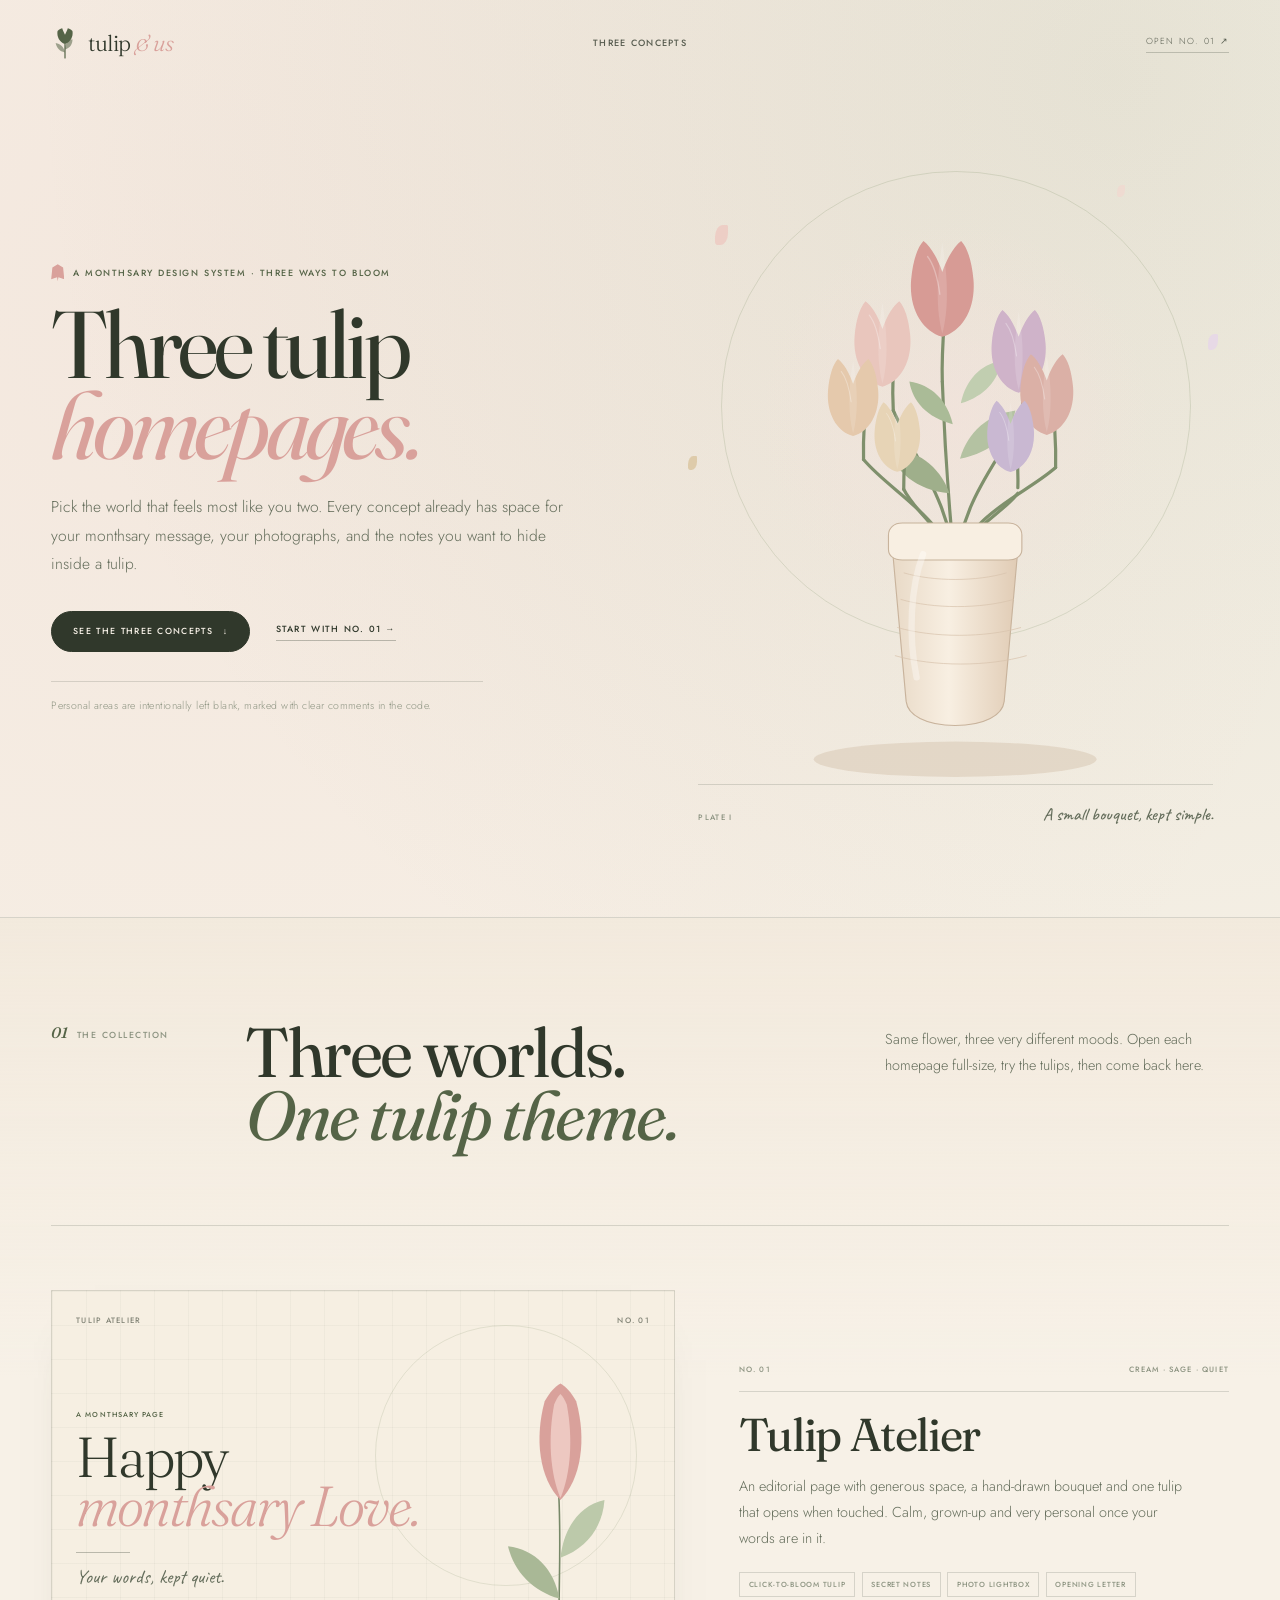
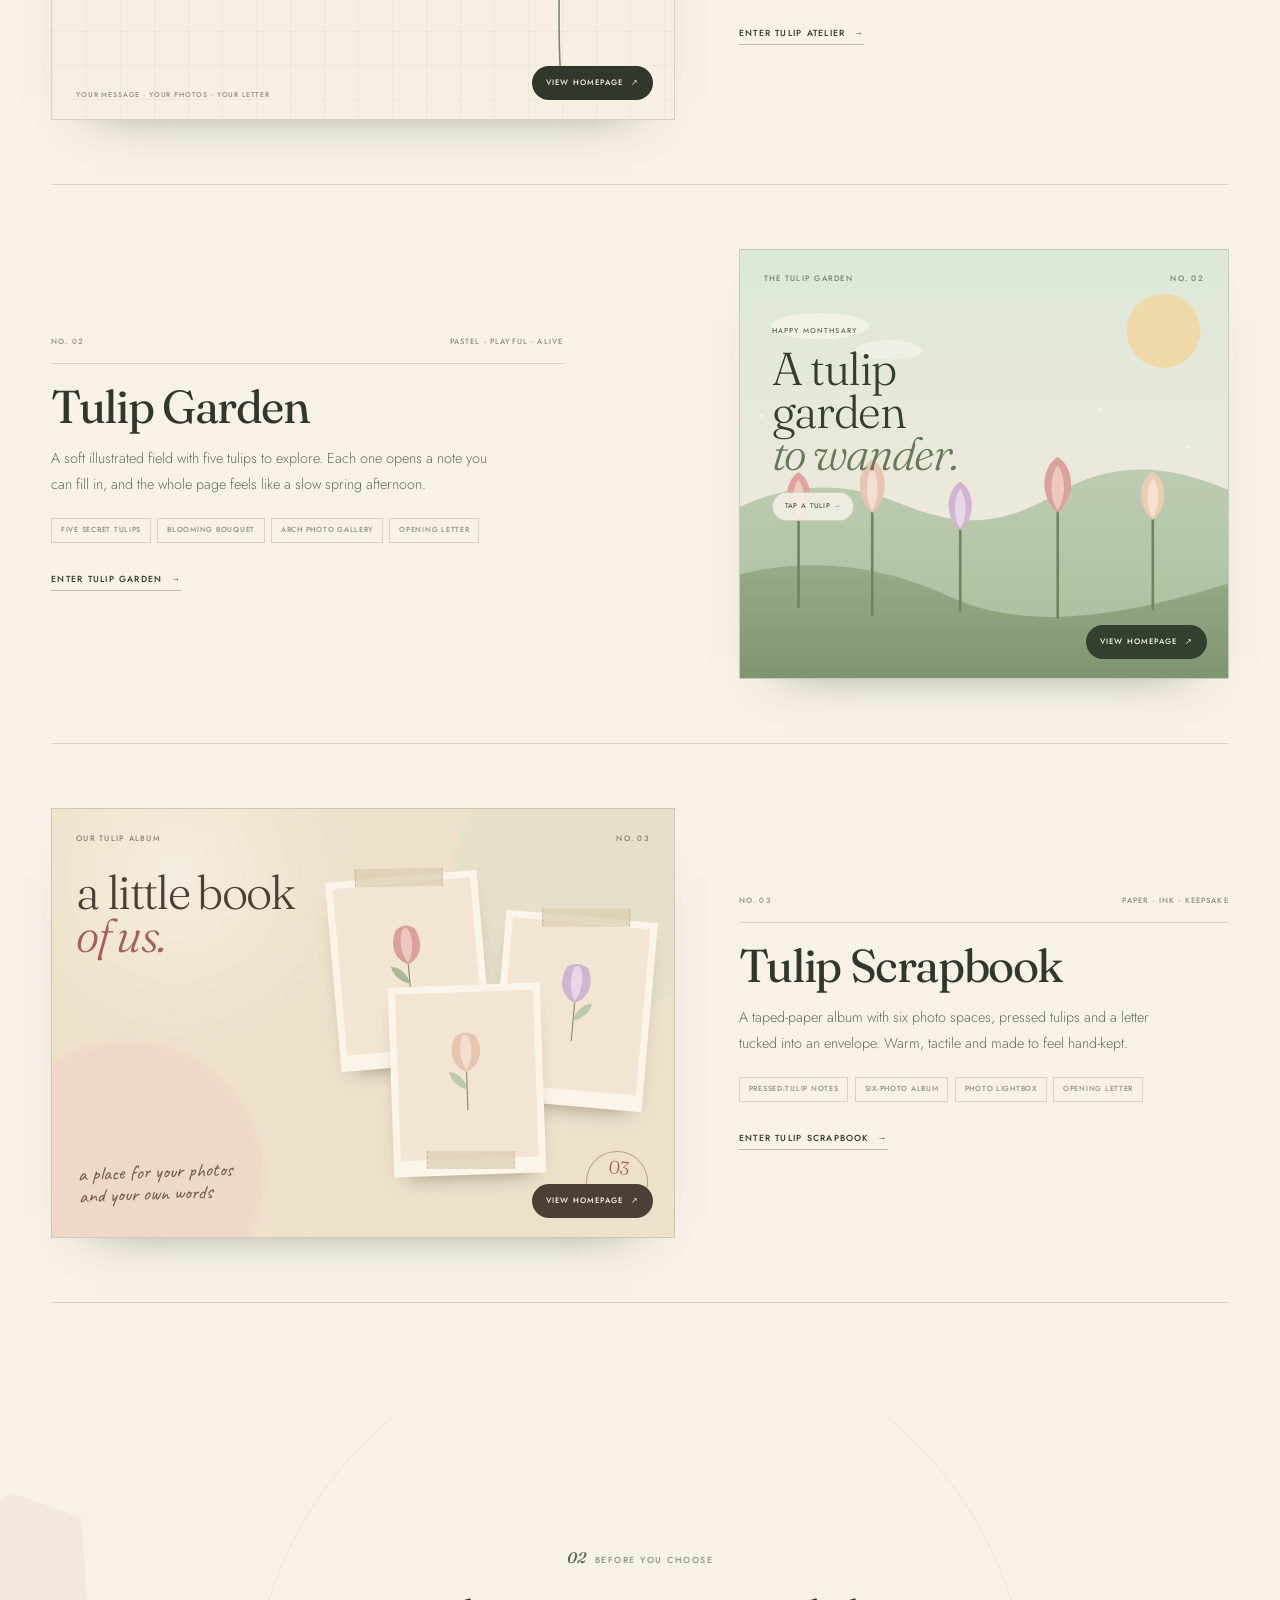
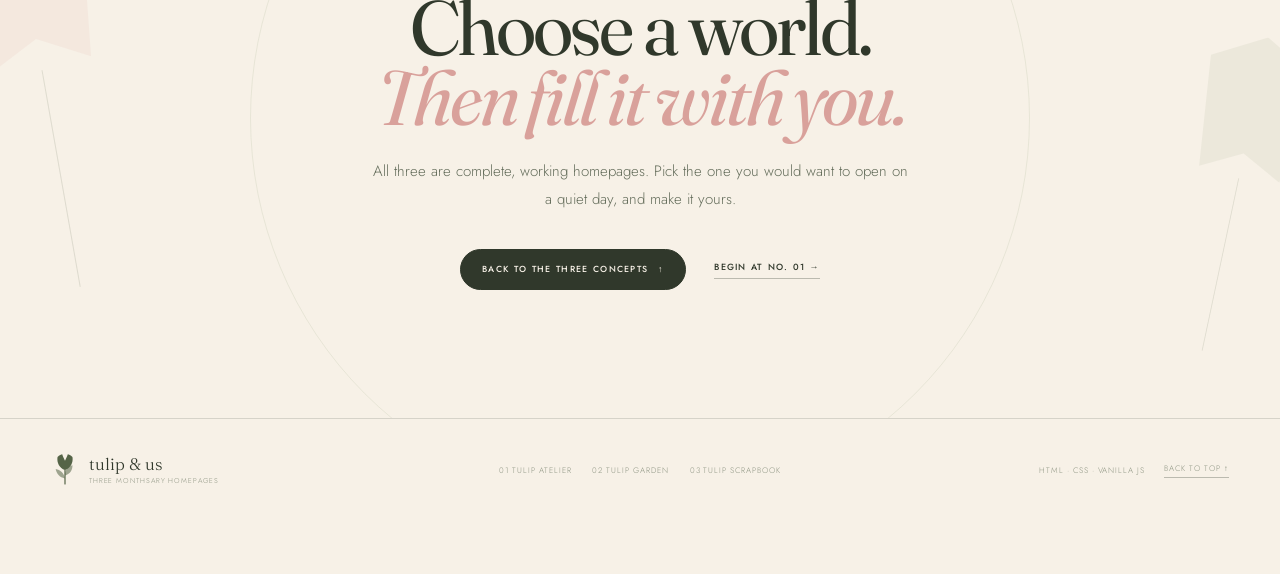
<file: index.html>
<!DOCTYPE html>
<html lang="en">
<head>
  <meta charset="UTF-8">
  <meta name="viewport" content="width=device-width, initial-scale=1.0">
  <meta name="robots" content="noindex, nofollow">
  <meta name="description" content="Three tulip-themed monthsary homepage concepts, ready for your own message and photos.">
  <meta name="theme-color" content="#f7f1e7">
  <title>Tulip Monthsary — Three Design Concepts</title>
  <link rel="icon" href="assets/icons/favicon.svg" type="image/svg+xml">
  <link rel="preconnect" href="https://fonts.googleapis.com">
  <link rel="preconnect" href="https://fonts.gstatic.com" crossorigin>
  <link href="https://fonts.googleapis.com/css2?family=Caveat:wght@500;600&family=Fraunces:ital,opsz,wght@0,9..144,400;0,9..144,500;1,9..144,400&family=Jost:wght@300;400;500&display=swap" rel="stylesheet">
  <link rel="stylesheet" href="css/main.css">
  <script>document.documentElement.classList.add('js');</script>
</head>
<body>
  <a class="skip-link" href="#concepts">Skip to the three concepts</a>
  <div class="page-grain" aria-hidden="true"></div>

  <header class="masthead">
    <a class="brand" href="index.html" aria-label="Tulip Monthsary home">
      <span class="brand-mark" aria-hidden="true">
        <svg viewBox="0 0 30 34" fill="none">
          <path d="M15 32V17" stroke="currentColor" stroke-width="1.3" stroke-linecap="round"/>
          <path d="M15 26c-6-1-9-5-10-10 5 1 9 4 10 10ZM15 23c6-2 8-6 8-11-5 1-8 5-8 11Z" fill="currentColor" opacity=".55"/>
          <path d="M15 17C9 15 6 9 7 3c2-2 4-3 5-3 1 3 2 5 3 7 1-2 2-4 3-7 1 0 3 1 5 3 1 6-2 12-8 14Z" fill="currentColor"/>
        </svg>
      </span>
      <span class="brand-word">tulip <i>&amp; us</i></span>
    </a>
    <nav class="masthead-nav" aria-label="Primary">
      <a href="#concepts">Three concepts</a>
    </nav>
    <a class="masthead-enter" href="concepts/botanical.html">Open No. 01 <span aria-hidden="true">↗</span></a>
  </header>

  <main>
    <section class="hero" id="top" aria-labelledby="hero-title">
      <div class="hero-copy">
        <p class="eyebrow" data-reveal><span class="tulip-mark" aria-hidden="true"></span> A monthsary design system · three ways to bloom</p>
        <h1 id="hero-title" data-reveal>Three tulip<br><em>homepages.</em></h1>
        <p class="hero-lead" data-reveal>Pick the world that feels most like you two. Every concept already has space for your monthsary message, your photographs, and the notes you want to hide inside a tulip.</p>
        <div class="hero-actions" data-reveal>
          <a class="button" href="#concepts">See the three concepts <span aria-hidden="true">↓</span></a>
          <a class="quiet-link" href="concepts/botanical.html">Start with No. 01 <span aria-hidden="true">→</span></a>
        </div>
        <p class="hero-note" data-reveal>Personal areas are intentionally left blank, marked with clear comments in the code.</p>
      </div>

      <figure class="hero-bouquet" data-reveal aria-label="An illustrated bouquet of tulips in a soft cream vase">
        <span class="floating-petal petal-a" aria-hidden="true"></span>
        <span class="floating-petal petal-b" aria-hidden="true"></span>
        <span class="floating-petal petal-c" aria-hidden="true"></span>
        <span class="floating-petal petal-d" aria-hidden="true"></span>
        <svg class="bouquet-art" viewBox="0 0 640 780" fill="none" aria-hidden="true">
          <defs>
            <g id="tulip-head">
              <path d="M50 118C25 111 9 83 12 48 14 25 20 8 27 1c8 6 17 20 23 38 6-18 15-32 23-38 7 7 13 24 15 47 3 35-13 63-38 70Z" fill="currentColor"/>
              <path d="M50 114C43 88 42 52 50 3c8 49 7 85 0 111Z" fill="#fff" opacity=".14"/>
              <path d="M32 20c7 9 12 24 15 46" stroke="#fff" stroke-opacity=".3" stroke-width="1.6" stroke-linecap="round"/>
            </g>
            <linearGradient id="vaseShade" x1="0" y1="0" x2="1" y2="0">
              <stop offset="0" stop-color="#e8d9c6"/>
              <stop offset=".45" stop-color="#f8efe2"/>
              <stop offset="1" stop-color="#e0cbb4"/>
            </linearGradient>
          </defs>

          <ellipse cx="320" cy="737" rx="176" ry="22" fill="#d9c9b4" opacity=".55"/>

          <g class="bouquet-stems" stroke="#7f906c" stroke-width="4" stroke-linecap="round">
            <path d="M320 502c-8-79-13-153-16-235"/>
            <path d="M320 504c-3-82-50-142-77-201"/>
            <path d="M320 504c5-86 54-139 83-192"/>
            <path d="M320 508c-7-70-77-100-114-144"/>
            <path d="M320 506c10-73 83-95 125-132"/>
            <path d="M320 510c-3-54-46-73-64-109"/>
            <path d="M320 510c7-60 53-72 78-104"/>
          </g>

          <g class="bouquet-leaves">
            <path d="M313 406c-42-4-68-27-76-57 35 3 63 22 76 57Z" fill="#9faf8b"/>
            <path d="M326 363c40-8 63-30 69-60-33 5-59 25-69 60Z" fill="#b4c2a2"/>
            <path d="M317 320c-32-8-50-28-54-53 27 4 47 23 54 53Z" fill="#aabb97"/>
            <path d="M327 294c30-9 47-29 50-53-26 5-44 24-50 53Z" fill="#c1ceb0"/>
          </g>

          <g class="tulip tulip--one" style="color:#d79b95">
            <path d="M304 267c-1-32 1-55 3-81" stroke="#7f906c" stroke-width="4" stroke-linecap="round"/>
            <use href="#tulip-head" transform="translate(253 91) scale(1.02)"/>
          </g>
          <g class="tulip tulip--two" style="color:#e9c6bd">
            <path d="M243 303c-2-37 0-61 4-89" stroke="#7f906c" stroke-width="4" stroke-linecap="round"/>
            <use href="#tulip-head" transform="translate(184 166) scale(.91)"/>
          </g>
          <g class="tulip tulip--three" style="color:#cfb3c9">
            <path d="M403 312c3-35 1-61-2-90" stroke="#7f906c" stroke-width="4" stroke-linecap="round"/>
            <use href="#tulip-head" transform="translate(355 177) scale(.88)"/>
          </g>
          <g class="tulip tulip--four" style="color:#e5c9ac">
            <path d="M206 364c-1-37 2-63 6-91" stroke="#7f906c" stroke-width="4" stroke-linecap="round"/>
            <use href="#tulip-head" transform="translate(152 238) scale(.82)"/>
          </g>
          <g class="tulip tulip--five" style="color:#dbb0a6">
            <path d="M445 374c1-38-2-65-6-94" stroke="#7f906c" stroke-width="4" stroke-linecap="round"/>
            <use href="#tulip-head" transform="translate(391 232) scale(.86)"/>
          </g>
          <g class="tulip tulip--six" style="color:#e7d4b6">
            <path d="M256 401c0-32 2-55 4-78" stroke="#7f906c" stroke-width="4" stroke-linecap="round"/>
            <use href="#tulip-head" transform="translate(211 292) scale(.74)"/>
          </g>
          <g class="tulip tulip--seven" style="color:#c9b8d2">
            <path d="M398 399c1-33-2-56-5-79" stroke="#7f906c" stroke-width="4" stroke-linecap="round"/>
            <use href="#tulip-head" transform="translate(351 290) scale(.76)"/>
          </g>

          <g class="vase">
            <path d="M241 465h158l-18 200c-2 17-24 30-61 30s-59-13-61-30Z" fill="url(#vaseShade)" stroke="#c8b39c" stroke-width="1.4"/>
            <path d="M237 458c0-9 7-15 17-15h132c10 0 17 6 17 15v18c0 8-7 13-17 13H254c-10 0-17-5-17-13Z" fill="#f8efe2" stroke="#c8b39c" stroke-width="1.4"/>
            <g stroke="#d8c4ad" stroke-width="1.2" opacity=".75">
              <path d="M256 505c37 11 91 11 128 0M252 538c41 12 100 12 141 0M248 573c45 13 109 13 154 0M245 608c48 14 116 14 164 0"/>
            </g>
            <path d="M280 482c-15 39-19 99-8 153" stroke="#fff" stroke-opacity=".35" stroke-width="8" stroke-linecap="round"/>
          </g>
        </svg>
        <figcaption>
          <span>Plate I</span>
          <span class="bouquet-caption">A small bouquet, kept simple.</span>
        </figcaption>
      </figure>
    </section>

    <section class="concepts" id="concepts" aria-labelledby="concepts-title">
      <div class="section-heading" data-reveal>
        <p class="section-label"><span>01</span> The collection</p>
        <h2 id="concepts-title">Three worlds.<br><em>One tulip theme.</em></h2>
        <p>Same flower, three very different moods. Open each homepage full-size, try the tulips, then come back here.</p>
      </div>

      <div class="concept-list">
        <article class="concept-row" id="concept-a" data-reveal>
          <a class="concept-preview preview--atelier" href="concepts/botanical.html" aria-label="Open Tulip Atelier concept">
            <span class="preview-top"><span>tulip atelier</span><span>No. 01</span></span>
            <span class="preview-atelier-copy">
              <span class="preview-kicker">A monthsary page</span>
              <span class="preview-title">Happy<br><em>monthsary Love.</em></span>
              <span class="preview-rule"></span>
              <span class="preview-sub">Your words, kept quiet.</span>
            </span>
            <svg class="preview-atelier-tulip" viewBox="0 0 160 310" fill="none" aria-hidden="true">
              <path d="M82 306c-4-63 2-111-2-177 0-25 3-50 1-74" stroke="#778868" stroke-width="1.5" stroke-linecap="round"/>
              <path d="M81 236c-25-7-43-25-49-50 26 3 44 22 49 50Z" fill="#a9b896"/>
              <path d="M82 197c25-9 40-29 42-55-24 5-39 27-42 55Z" fill="#bcc9aa"/>
              <path d="M82 142c-20-20-25-58-15-94 5-9 10-14 15-17 5 3 10 8 15 17 10 36 5 74-15 94Z" fill="#d9a19b"/>
              <path d="M82 140c-10-23-12-58-6-89 2-5 4-8 6-10 2 2 4 5 6 10 6 31 4 66-6 89Z" fill="#edc8c1"/>
            </svg>
            <span class="preview-foot">Your message · Your photos · Your letter</span>
            <span class="preview-open">View homepage <span aria-hidden="true">↗</span></span>
          </a>

          <div class="concept-copy">
            <div class="concept-meta"><span>No. 01</span><span>Cream · sage · quiet</span></div>
            <h3><a href="concepts/botanical.html">Tulip Atelier</a></h3>
            <p>An editorial page with generous space, a hand-drawn bouquet and one tulip that opens when touched. Calm, grown-up and very personal once your words are in it.</p>
            <ul class="concept-tags" aria-label="Interactions in Tulip Atelier">
              <li>Click-to-bloom tulip</li>
              <li>Secret notes</li>
              <li>Photo lightbox</li>
              <li>Opening letter</li>
            </ul>
            <a class="concept-link" href="concepts/botanical.html">Enter Tulip Atelier <span aria-hidden="true">→</span></a>
          </div>
        </article>

        <article class="concept-row concept-row--flip" id="concept-b" data-reveal>
          <a class="concept-preview preview--garden" href="concepts/garden.html" aria-label="Open Tulip Garden concept">
            <svg class="preview-garden-art" viewBox="0 0 480 360" preserveAspectRatio="xMidYMid slice" aria-hidden="true">
              <defs>
                <linearGradient id="miniSky" x1="0" y1="0" x2="0" y2="1">
                  <stop offset="0" stop-color="#dce8d8"/><stop offset="1" stop-color="#f7e9df"/>
                </linearGradient>
                <linearGradient id="miniHillA" x1="0" y1="0" x2="0" y2="1">
                  <stop offset="0" stop-color="#bdccb1"/><stop offset="1" stop-color="#a9bc9d"/>
                </linearGradient>
                <linearGradient id="miniHillB" x1="0" y1="0" x2="0" y2="1">
                  <stop offset="0" stop-color="#97ab87"/><stop offset="1" stop-color="#7f956f"/>
                </linearGradient>
              </defs>
              <rect width="480" height="360" fill="url(#miniSky)"/>
              <circle cx="391" cy="68" r="31" fill="#f2d7a5" opacity=".9"/>
              <ellipse cx="102" cy="64" rx="41" ry="11" fill="#fffaf2" opacity=".55"/>
              <ellipse cx="160" cy="84" rx="28" ry="8" fill="#fffaf2" opacity=".42"/>
              <path d="M0 236c55-38 111-47 169-23 53 22 88 18 132-8 52-31 106-27 179 14v141H0Z" fill="url(#miniHillA)"/>
              <path d="M0 284c74-29 145-23 210 7 65 30 147 21 270-22v91H0Z" fill="url(#miniHillB)"/>
              <g stroke="#6f8560" stroke-width="2.2" stroke-linecap="round">
                <path d="M84 300v-74M146 307v-86M220 303v-69M302 309v-91M382 302v-77"/>
              </g>
              <g>
                <g transform="translate(84 222)">
                  <path d="M0 6C-13-4-13-27 0-35 13-27 13-4 0 6Z" fill="#dfa39c"/>
                  <path d="M0 4C-6-4-6-22 0-29 6-22 6-4 0 4Z" fill="#efc9c2"/>
                </g>
                <g transform="translate(146 215)">
                  <path d="M0 6C-14-5-14-30 0-39 14-30 14-5 0 6Z" fill="#e7c5b0"/>
                  <path d="M0 4C-6-5-6-24 0-32 6-24 6-5 0 4Z" fill="#f3ded0"/>
                </g>
                <g transform="translate(220 230)">
                  <path d="M0 6C-13-4-13-27 0-35 13-27 13-4 0 6Z" fill="#cfb5cf"/>
                  <path d="M0 4C-6-4-6-22 0-29 6-22 6-4 0 4Z" fill="#e6d6e8"/>
                </g>
                <g transform="translate(302 214)">
                  <path d="M0 7C-15-5-15-30 0-40 15-30 15-5 0 7Z" fill="#d9a29a"/>
                  <path d="M0 5C-7-5-7-24 0-33 7-24 7-5 0 5Z" fill="#edc8c1"/>
                </g>
                <g transform="translate(382 221)">
                  <path d="M0 6C-13-4-13-27 0-35 13-27 13-4 0 6Z" fill="#e9cdb4"/>
                  <path d="M0 4C-6-4-6-22 0-29 6-22 6-4 0 4Z" fill="#f4e2cf"/>
                </g>
              </g>
              <g fill="#fdf9f0" opacity=".65">
                <circle cx="53" cy="139" r="1.7"/><circle cx="126" cy="120" r="1.4"/><circle cx="338" cy="134" r="1.6"/><circle cx="412" cy="166" r="1.3"/>
              </g>
            </svg>
            <span class="preview-garden-copy">
              <span class="preview-garden-kicker">Happy monthsary</span>
              <span class="preview-garden-title">A tulip garden<br><em>to wander.</em></span>
              <span class="preview-garden-hint">Tap a tulip <span aria-hidden="true">→</span></span>
            </span>
            <span class="preview-top preview-top--garden"><span>the tulip garden</span><span>No. 02</span></span>
            <span class="preview-open preview-open--garden">View homepage <span aria-hidden="true">↗</span></span>
          </a>

          <div class="concept-copy">
            <div class="concept-meta"><span>No. 02</span><span>Pastel · playful · alive</span></div>
            <h3><a href="concepts/garden.html">Tulip Garden</a></h3>
            <p>A soft illustrated field with five tulips to explore. Each one opens a note you can fill in, and the whole page feels like a slow spring afternoon.</p>
            <ul class="concept-tags" aria-label="Interactions in Tulip Garden">
              <li>Five secret tulips</li>
              <li>Blooming bouquet</li>
              <li>Arch photo gallery</li>
              <li>Opening letter</li>
            </ul>
            <a class="concept-link" href="concepts/garden.html">Enter Tulip Garden <span aria-hidden="true">→</span></a>
          </div>
        </article>

        <article class="concept-row" id="concept-c" data-reveal>
          <a class="concept-preview preview--scrapbook" href="concepts/scrapbook.html" aria-label="Open Tulip Scrapbook concept">
            <span class="scrapbook-wash wash-one" aria-hidden="true"></span>
            <span class="scrapbook-wash wash-two" aria-hidden="true"></span>
            <span class="preview-top preview-top--scrapbook"><span>our tulip album</span><span>No. 03</span></span>
            <span class="scrapbook-title">a little book<br><em>of us.</em></span>
            <span class="scrapbook-photos" aria-hidden="true">
              <span class="scrap-photo scrap-photo--one">
                <span class="scrap-photo-inner">
                  <svg viewBox="0 0 100 110" fill="none"><path d="M50 98V52" stroke="#7f906c" stroke-width="1.4"/><path d="M50 52C32 44 29 25 38 8c4-3 8-5 12-5 4 0 8 2 12 5 9 17 6 36-12 44Z" fill="#d9a19b"/><path d="M50 50c-8-12-9-29-4-41 1-2 3-3 4-4 1 1 3 2 4 4 5 12 4 29-4 41Z" fill="#edc8c1"/><path d="M50 76c-12-3-20-12-22-23 12 2 20 11 22 23Z" fill="#a9b896"/></svg>
                </span>
                <span class="tape tape-one" aria-hidden="true"></span>
              </span>
              <span class="scrap-photo scrap-photo--two">
                <span class="scrap-photo-inner">
                  <svg viewBox="0 0 100 110" fill="none"><path d="M50 98V50" stroke="#7f906c" stroke-width="1.4"/><path d="M50 50C31 42 28 22 37 5c4-2 8-4 13-4 5 0 9 2 13 4 9 17 6 37-13 45Z" fill="#cfb5cf"/><path d="M50 48c-8-13-9-30-4-42 1-2 3-2 4-3 1 1 3 1 4 3 5 12 4 29-4 42Z" fill="#e6d6e8"/><path d="M50 72c12-3 20-12 22-23-12 2-20 11-22 23Z" fill="#bcc9aa"/></svg>
                </span>
                <span class="tape tape-two" aria-hidden="true"></span>
              </span>
              <span class="scrap-photo scrap-photo--three">
                <span class="scrap-photo-inner">
                  <svg viewBox="0 0 100 110" fill="none"><path d="M50 98V50" stroke="#7f906c" stroke-width="1.4"/><path d="M50 50C31 42 28 22 37 5c4-2 8-4 13-4 5 0 9 2 13 4 9 17 6 37-13 45Z" fill="#e7c5b0"/><path d="M50 48c-8-13-9-30-4-42 1-2 3-2 4-3 1 1 3 1 4 3 5 12 4 29-4 42Z" fill="#f3ded0"/><path d="M50 72c-12-3-20-12-22-23 12 2 20 11 22 23Z" fill="#bcc9aa"/></svg>
                </span>
                <span class="tape tape-three" aria-hidden="true"></span>
              </span>
            </span>
            <span class="scrapbook-note">a place for your photos<br>and your own words</span>
            <span class="scrapbook-stamp">03<br><i>tulips</i></span>
            <span class="preview-open preview-open--scrapbook">View homepage <span aria-hidden="true">↗</span></span>
          </a>

          <div class="concept-copy">
            <div class="concept-meta"><span>No. 03</span><span>Paper · ink · keepsake</span></div>
            <h3><a href="concepts/scrapbook.html">Tulip Scrapbook</a></h3>
            <p>A taped-paper album with six photo spaces, pressed tulips and a letter tucked into an envelope. Warm, tactile and made to feel hand-kept.</p>
            <ul class="concept-tags" aria-label="Interactions in Tulip Scrapbook">
              <li>Pressed-tulip notes</li>
              <li>Six-photo album</li>
              <li>Photo lightbox</li>
              <li>Opening letter</li>
            </ul>
            <a class="concept-link" href="concepts/scrapbook.html">Enter Tulip Scrapbook <span aria-hidden="true">→</span></a>
          </div>
        </article>
      </div>
    </section>

    <section class="closing" aria-labelledby="closing-title">
      <span class="closing-tulip closing-tulip--left" aria-hidden="true"></span>
      <span class="closing-tulip closing-tulip--right" aria-hidden="true"></span>
      <div class="closing-inner" data-reveal>
        <p class="section-label"><span>02</span> Before you choose</p>
        <h2 id="closing-title">Choose a world.<br><em>Then fill it with you.</em></h2>
        <p>All three are complete, working homepages. Pick the one you would want to open on a quiet day, and make it yours.</p>
        <div class="closing-actions">
          <a class="button" href="#concepts">Back to the three concepts <span aria-hidden="true">↑</span></a>
          <a class="quiet-link" href="concepts/botanical.html">Begin at No. 01 <span aria-hidden="true">→</span></a>
        </div>
      </div>
    </section>
  </main>

  <footer class="footer">
    <div class="footer-brand">
      <span class="brand-mark" aria-hidden="true">
        <svg viewBox="0 0 30 34" fill="none">
          <path d="M15 32V17" stroke="currentColor" stroke-width="1.3" stroke-linecap="round"/>
          <path d="M15 26c-6-1-9-5-10-10 5 1 9 4 10 10ZM15 23c6-2 8-6 8-11-5 1-8 5-8 11Z" fill="currentColor" opacity=".55"/>
          <path d="M15 17C9 15 6 9 7 3c2-2 4-3 5-3 1 3 2 5 3 7 1-2 2-4 3-7 1 0 3 1 5 3 1 6-2 12-8 14Z" fill="currentColor"/>
        </svg>
      </span>
      <p>tulip &amp; us<br><span>Three monthsary homepages</span></p>
    </div>
    <nav class="footer-nav" aria-label="Concept links">
      <a href="concepts/botanical.html">01 Tulip Atelier</a>
      <a href="concepts/garden.html">02 Tulip Garden</a>
      <a href="concepts/scrapbook.html">03 Tulip Scrapbook</a>
    </nav>
    <div class="footer-meta">
      <span>HTML · CSS · vanilla JS</span>
      <a href="#top">Back to top <span aria-hidden="true">↑</span></a>
    </div>
  </footer>

  <script src="js/main.js" defer></script>
</body>
</html>
</file>
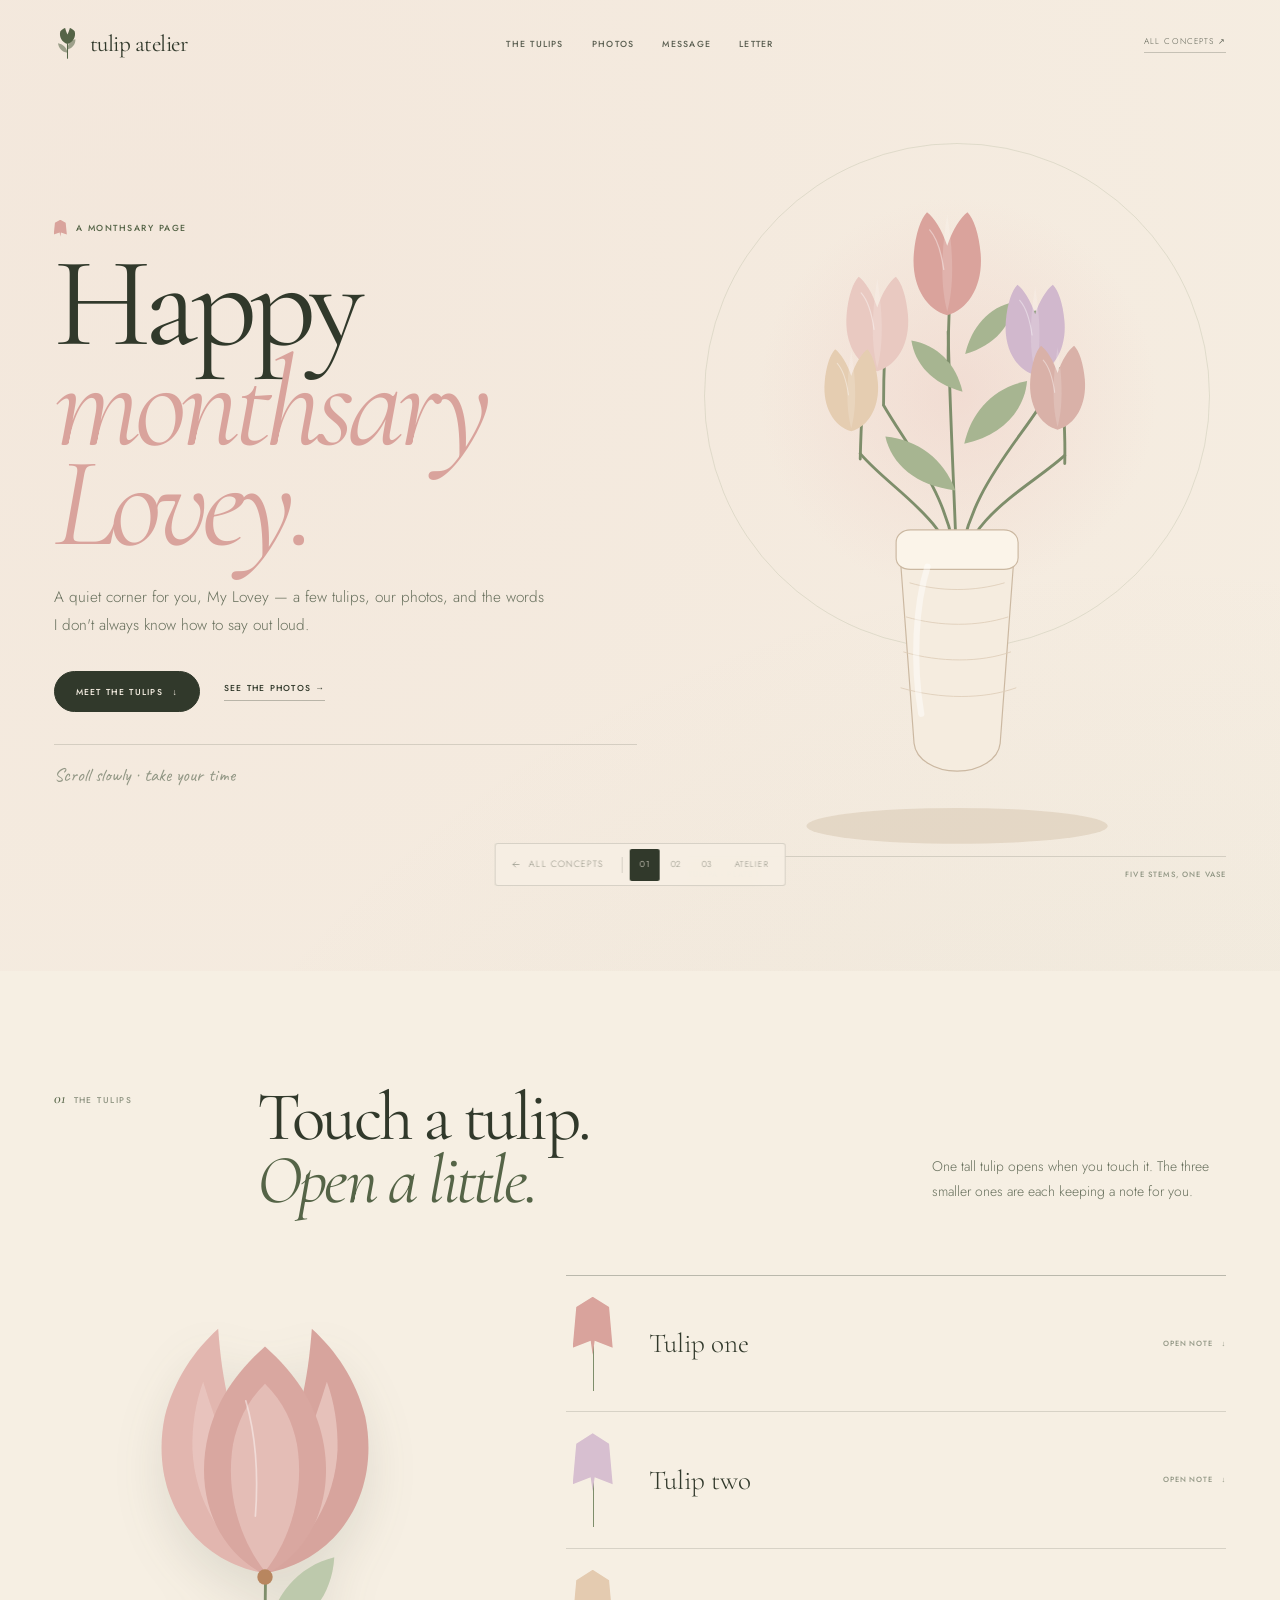
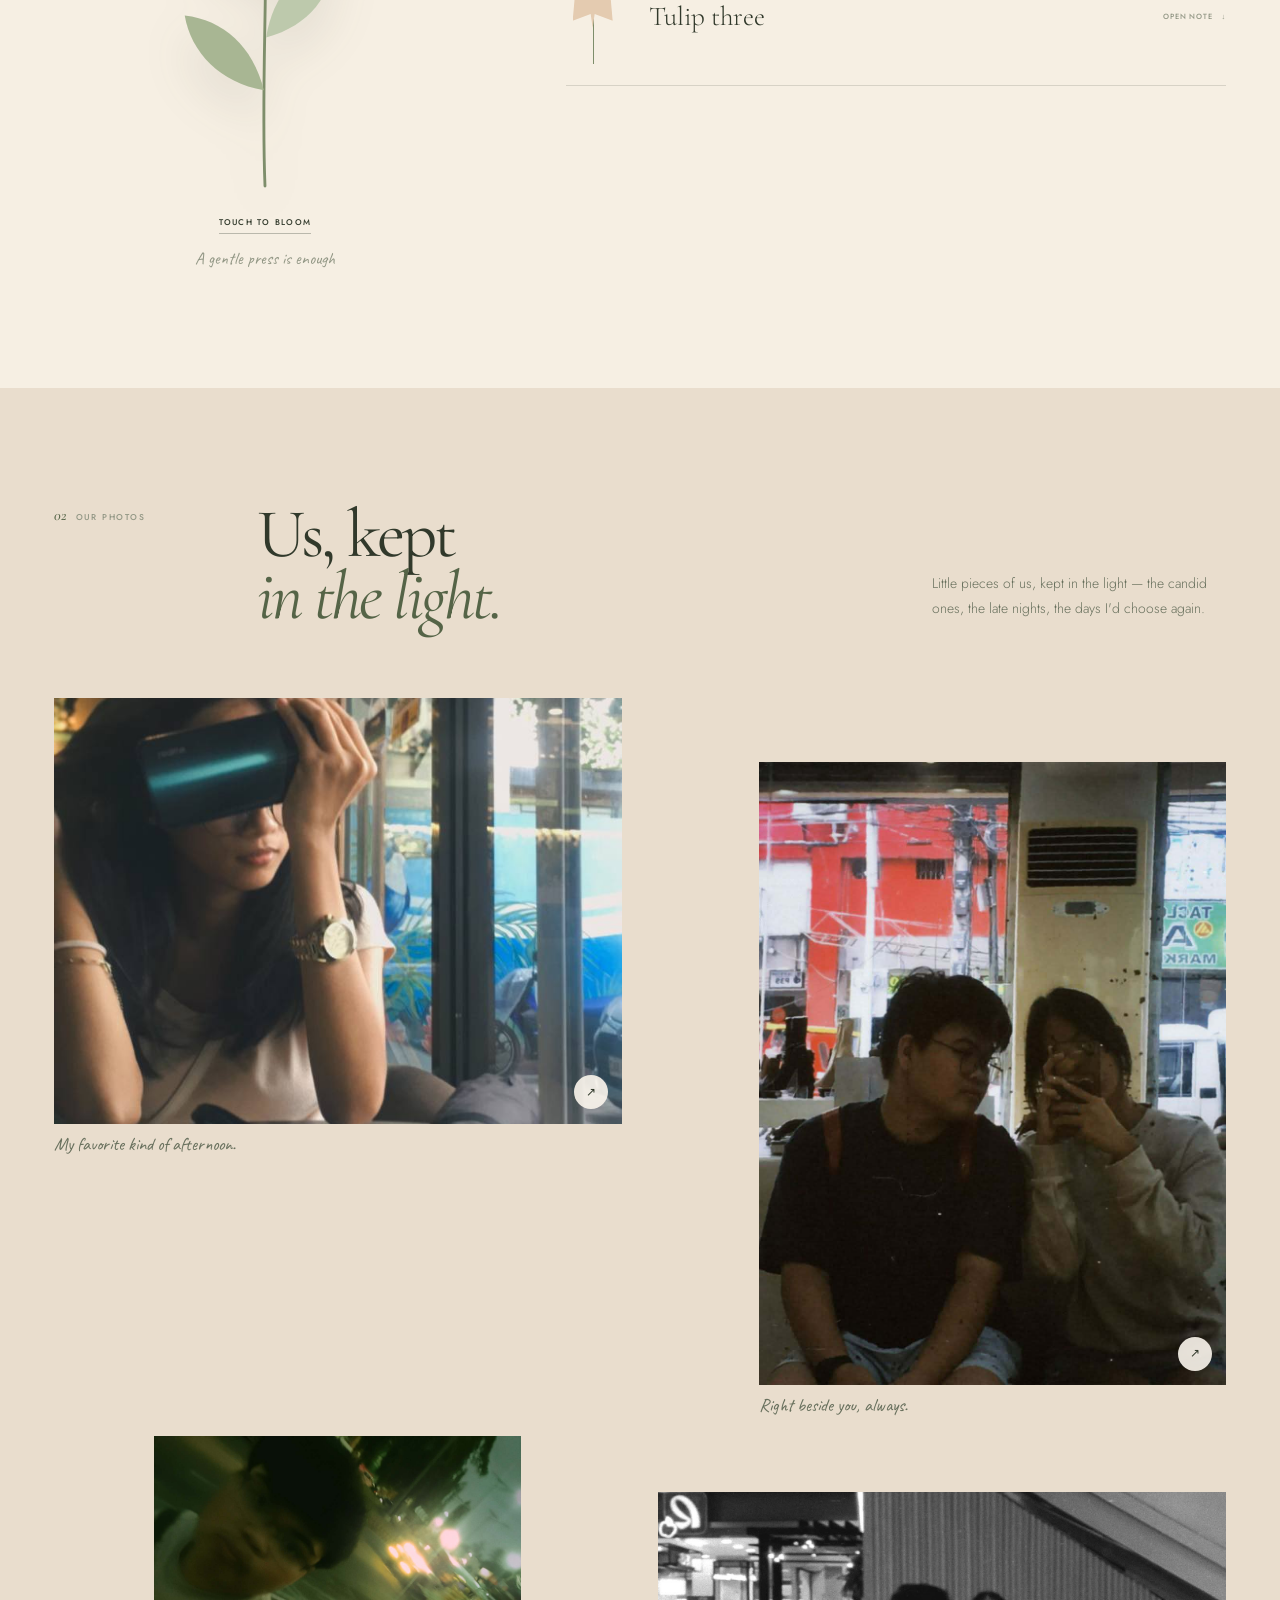
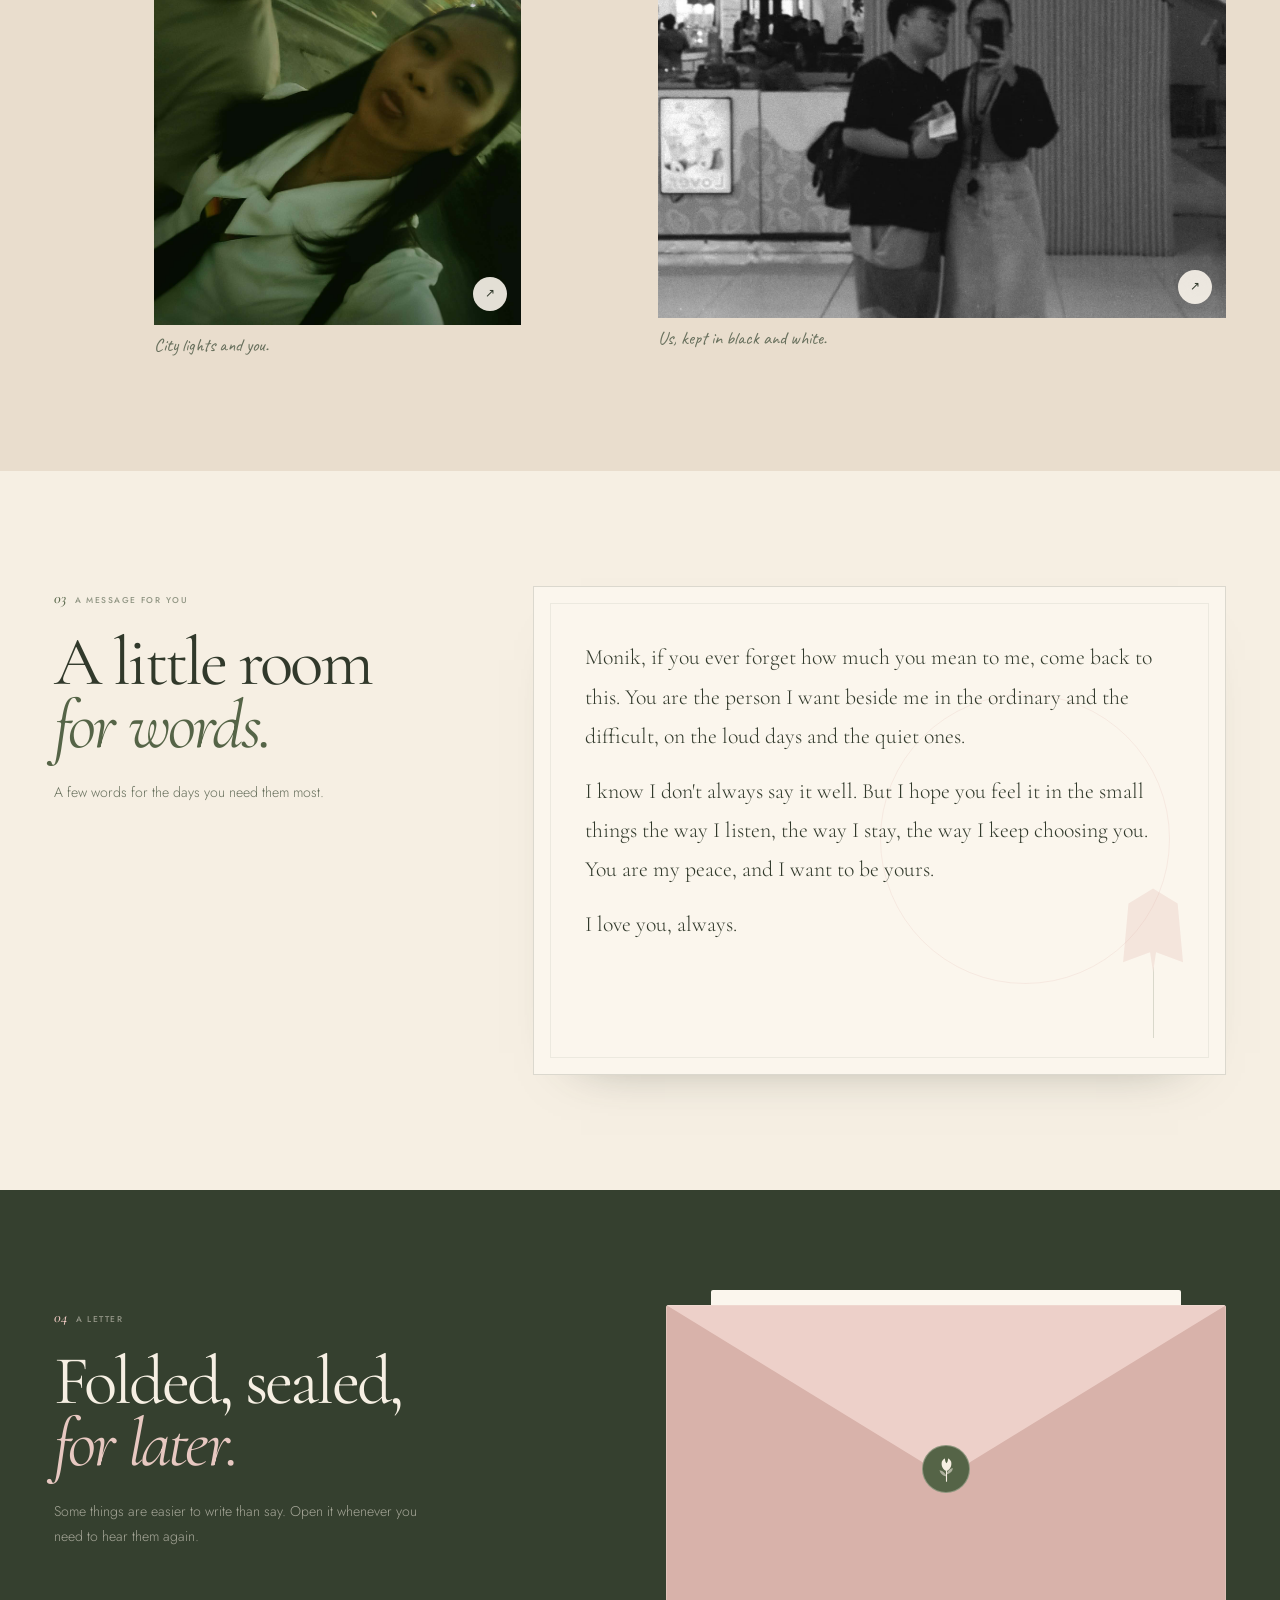
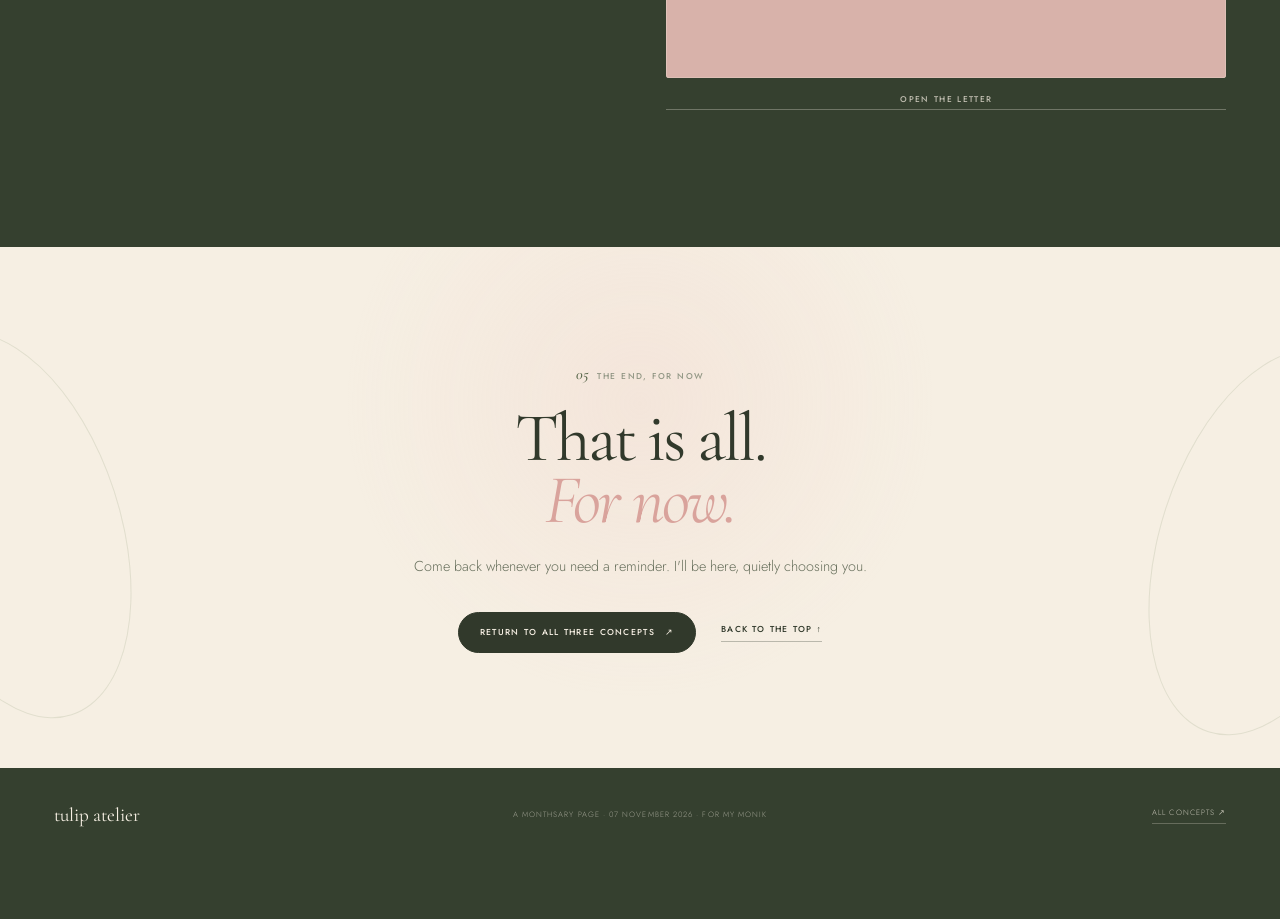
<file: concepts/botanical.html>
<!DOCTYPE html>
<html lang="en">
<head>
  <meta charset="UTF-8">
  <meta name="viewport" content="width=device-width, initial-scale=1.0">
  <meta name="robots" content="noindex, nofollow">
  <meta name="description" content="Tulip Atelier — a quiet editorial monthsary page for Monik, with tulip notes, photographs and a letter.">
  <meta name="theme-color" content="#f6efe3">
  <title>Tulip Atelier — Monthsary</title>
  <link rel="icon" href="../assets/icons/favicon.svg" type="image/svg+xml">
  <link rel="preconnect" href="https://fonts.googleapis.com">
  <link rel="preconnect" href="https://fonts.gstatic.com" crossorigin>
  <link href="https://fonts.googleapis.com/css2?family=Caveat:wght@500;600&family=Cormorant+Garamond:ital,wght@0,400;0,500;1,400;1,500&family=Jost:wght@300;400;500&display=swap" rel="stylesheet">
  <link rel="stylesheet" href="../css/concepts.css">
  <link rel="stylesheet" href="../css/botanical.css">
  <script>document.documentElement.classList.add('js');</script>
</head>
<body class="atelier">
  <a class="skip-link" href="#main">Skip to the page</a>

  <header class="a-header">
    <a class="a-brand" href="#top" aria-label="Tulip Atelier, back to top">
      <span class="a-brand-mark" aria-hidden="true">
        <svg viewBox="0 0 34 40" fill="none">
          <path d="M17 38V20" stroke="currentColor" stroke-width="1.3" stroke-linecap="round"/>
          <path d="M17 31c-7-1-11-6-12-12 6 1 11 5 12 12ZM17 27c7-2 10-7 10-13-6 1-10 6-10 13Z" fill="currentColor" opacity=".55"/>
          <path d="M17 20C10 18 6 11 8 4c2-2 5-4 6-4 1 4 2 6 3 8 1-2 2-4 3-8 1 0 4 2 6 4 2 7-2 14-9 16Z" fill="currentColor"/>
        </svg>
      </span>
      <span>tulip atelier</span>
    </a>
    <nav class="a-nav" aria-label="Page sections">
      <a href="#tulips">The tulips</a>
      <a href="#photos">Photos</a>
      <a href="#message">Message</a>
      <a href="#letter">Letter</a>
    </nav>
    <a class="a-index-link" href="../index.html">All concepts <span aria-hidden="true">↗</span></a>
  </header>

  <main id="main">
    <section class="a-hero" id="top" aria-labelledby="a-hero-title">
      <div class="a-hero-copy">
        <p class="a-eyebrow" data-reveal><span class="tulip-mark" aria-hidden="true"></span> A monthsary page</p>
        <h1 id="a-hero-title" data-reveal>Happy<br><em>monthsary Lovey.</em></h1>
        <p class="a-hero-lead" data-reveal>A quiet corner for you, My Lovey — a few tulips, our photos, and the words I don't always know how to say out loud.</p>
        <div class="a-hero-actions" data-reveal>
          <a class="a-button" href="#tulips">Meet the tulips <span aria-hidden="true">↓</span></a>
          <a class="a-quiet-link" href="#photos">See the photos <span aria-hidden="true">→</span></a>
        </div>
        <p class="a-hero-foot" data-reveal>Scroll slowly · take your time</p>
      </div>

      <figure class="a-hero-bouquet" data-reveal aria-label="A loose bouquet of tulips in a tall cream vase">
        <span class="a-halo" aria-hidden="true"></span>
        <svg class="a-bouquet-art" viewBox="0 0 600 820" fill="none" aria-hidden="true">
          <defs>
            <g id="a-tulip-head">
              <path d="M50 118C25 111 9 83 12 48 14 25 20 8 27 1c8 6 17 20 23 38 6-18 15-32 23-38 7 7 13 24 15 47 3 35-13 63-38 70Z" fill="currentColor"/>
              <path d="M50 114C43 88 42 52 50 3c8 49 7 85 0 111Z" fill="#fff" opacity=".16"/>
              <path d="M30 21c8 9 13 24 16 45" stroke="#fff" stroke-opacity=".4" stroke-width="1.5" stroke-linecap="round"/>
            </g>
          </defs>

          <ellipse cx="300" cy="778" rx="168" ry="20" fill="#d9c8b3" opacity=".55"/>

          <g stroke="#7e8e6b" stroke-width="3.2" stroke-linecap="round">
            <path d="M300 500c-3-92-8-181-10-273"/>
            <path d="M300 502c-2-85-52-141-82-193"/>
            <path d="M300 502c8-91 60-142 91-190"/>
            <path d="M300 506c-4-68-70-99-108-143"/>
            <path d="M300 504c10-72 79-102 120-139"/>
          </g>

          <g fill="#a7b591">
            <path d="M298 404c-44-5-71-29-78-60 37 4 65 25 78 60Z"/>
            <path d="M308 352c44-10 67-38 70-70-36 7-62 33-70 70Z"/>
            <path d="M306 294c-34-9-53-31-57-57 29 5 50 26 57 57Z"/>
            <path d="M309 252c34-10 52-33 54-58-28 6-47 28-54 58Z"/>
          </g>

          <g class="a-tulip a-tulip--one" style="color:#daa39c">
            <path d="M290 259c0-42 2-77 4-109" stroke="#7e8e6b" stroke-width="3.2" stroke-linecap="round"/>
            <use href="#a-tulip-head" transform="translate(240 93) scale(.98)"/>
          </g>
          <g class="a-tulip a-tulip--two" style="color:#e9c9c1">
            <path d="M218 308c0-42 2-77 5-110" stroke="#7e8e6b" stroke-width="3.2" stroke-linecap="round"/>
            <use href="#a-tulip-head" transform="translate(166 165) scale(.9)"/>
          </g>
          <g class="a-tulip a-tulip--three" style="color:#d1b8cd">
            <path d="M391 311c2-39-1-74-4-106" stroke="#7e8e6b" stroke-width="3.2" stroke-linecap="round"/>
            <use href="#a-tulip-head" transform="translate(344 174) scale(.86)"/>
          </g>
          <g class="a-tulip a-tulip--four" style="color:#e5cdb1">
            <path d="M192 369c1-42 3-77 7-108" stroke="#7e8e6b" stroke-width="3.2" stroke-linecap="round"/>
            <use href="#a-tulip-head" transform="translate(143 246) scale(.78)"/>
          </g>
          <g class="a-tulip a-tulip--five" style="color:#d9b1a8">
            <path d="M420 374c1-40-2-75-5-106" stroke="#7e8e6b" stroke-width="3.2" stroke-linecap="round"/>
            <use href="#a-tulip-head" transform="translate(372 242) scale(.8)"/>
          </g>

          <g>
            <path d="M236 470h128l-16 216c-2 18-23 31-48 31s-46-13-48-31Z" fill="#f5ecdf" stroke="#cbb8a1" stroke-width="1.3"/>
            <path d="M232 462c0-8 7-14 16-14h104c9 0 16 6 16 14v17c0 8-7 13-16 13H248c-9 0-16-5-16-13Z" fill="#fbf4e9" stroke="#cbb8a1" stroke-width="1.3"/>
            <g stroke="#ddcbb6" stroke-width="1.1" opacity=".8">
              <path d="M247 507c34 10 72 10 106 0M243 545c38 11 80 11 114 0M240 584c41 12 86 12 120 0M237 624c44 13 93 13 129 0"/>
            </g>
            <path d="M267 489c-13 42-17 105-7 164" stroke="#fff" stroke-opacity=".45" stroke-width="7" stroke-linecap="round"/>
          </g>
        </svg>
        <figcaption>
          <span>Tulipa · plate I</span>
          <span>five stems, one vase</span>
        </figcaption>
      </figure>
    </section>

    <section class="a-tulips" id="tulips" aria-labelledby="a-tulips-title">
      <div class="a-section-top">
        <p class="a-label" data-reveal><span>01</span> The tulips</p>
        <div class="a-section-title" data-reveal>
          <h2 id="a-tulips-title">Touch a tulip.<br><em>Open a little.</em></h2>
          <p>One tall tulip opens when you touch it. The three smaller ones are each keeping a note for you.</p>
        </div>
      </div>

      <div class="a-tulip-play">
        <div class="a-bloom-stage" data-reveal>
          <button class="a-bloom" id="a-bloom" type="button" aria-expanded="false" aria-label="Touch the large tulip to make it bloom">
            <svg class="a-bloom-art" viewBox="0 0 300 460" fill="none" aria-hidden="true">
              <path class="a-bloom-stem" d="M150 450c-4-98 4-194-1-281" stroke="#7e8e6b" stroke-width="2.6" stroke-linecap="round"/>
              <path class="a-bloom-leaf a-bloom-leaf--left" d="M149 363c-40-7-66-34-72-68 35 4 62 28 72 68Z" fill="#a8b693"/>
              <path class="a-bloom-leaf a-bloom-leaf--right" d="M151 315c40-11 60-39 62-73-33 8-56 35-62 73Z" fill="#bdc9ac"/>
              <g class="a-petal a-petal--left">
                <path d="M150 254c-64-16-98-80-79-148 11-33 31-58 54-76 0 48 6 93 25 130Z" fill="#e2b6af"/>
                <path d="M150 250c-36-24-57-66-56-112 1-22 6-43 14-61 10 43 23 86 42 126Z" fill="#eccbc4" opacity=".68"/>
              </g>
              <g class="a-petal a-petal--right">
                <path d="M150 254c64-16 98-80 79-148-11-33-31-58-54-76 0 48-6 93-25 130Z" fill="#d7a49d"/>
                <path d="M150 250c36-24 57-66 56-112-1-22-6-43-14-61-10 43-23 86-42 126Z" fill="#efd0ca" opacity=".66"/>
              </g>
              <g class="a-petal a-petal--center">
                <path d="M150 258c-45-22-67-75-53-132 8-31 24-56 53-82 29 26 45 51 53 82 14 57-8 110-53 132Z" fill="#d9a7a0"/>
                <path d="M150 255c-25-32-37-76-30-119 4-20 12-39 30-57 18 18 26 37 30 57 7 43-5 87-30 119Z" fill="#f0d1cb" opacity=".52"/>
                <path d="M132 95c9 31 12 68 9 108" stroke="#fff" stroke-opacity=".45" stroke-width="1.6" stroke-linecap="round"/>
              </g>
              <circle cx="150" cy="260" r="7" fill="#b8865f"/>
            </svg>
            <span class="a-bloom-label" data-bloom-label>Touch to bloom</span>
          </button>
          <p class="a-bloom-hint">A gentle press is enough</p>
        </div>

        <div class="a-secrets" data-reveal>
          <article class="a-secret">
            <button class="a-secret-button" type="button" data-secret-toggle data-secret-group="atelier" aria-controls="a-secret-one" aria-expanded="false">
              <span class="a-secret-tulip a-secret-tulip--one" aria-hidden="true">
                <span class="a-secret-stem"></span>
                <span class="a-secret-head"></span>
              </span>
              <span class="a-secret-name">Tulip one</span>
              <span class="a-secret-open">Open note <span aria-hidden="true">↓</span></span>
            </button>
            <div class="a-secret-note" id="a-secret-one" hidden>
              <p class="a-note-label">A hidden note · Tulip one</p>
              <div class="a-personal-area a-personal-area--note">
                <p>Even on the days I don't say it well, I'm still here and I'm still choosing you.</p>
              </div>
            </div>
          </article>

          <article class="a-secret">
            <button class="a-secret-button" type="button" data-secret-toggle data-secret-group="atelier" aria-controls="a-secret-two" aria-expanded="false">
              <span class="a-secret-tulip a-secret-tulip--two" aria-hidden="true">
                <span class="a-secret-stem"></span>
                <span class="a-secret-head"></span>
              </span>
              <span class="a-secret-name">Tulip two</span>
              <span class="a-secret-open">Open note <span aria-hidden="true">↓</span></span>
            </button>
            <div class="a-secret-note" id="a-secret-two" hidden>
              <p class="a-note-label">A hidden note · Tulip two</p>
              <div class="a-personal-area a-personal-area--note">
                <p>You never have to be the strong one around me. Put it down. I've got you.</p>
              </div>
            </div>
          </article>

          <article class="a-secret">
            <button class="a-secret-button" type="button" data-secret-toggle data-secret-group="atelier" aria-controls="a-secret-three" aria-expanded="false">
              <span class="a-secret-tulip a-secret-tulip--three" aria-hidden="true">
                <span class="a-secret-stem"></span>
                <span class="a-secret-head"></span>
              </span>
              <span class="a-secret-name">Tulip three</span>
              <span class="a-secret-open">Open note <span aria-hidden="true">↓</span></span>
            </button>
            <div class="a-secret-note" id="a-secret-three" hidden>
              <p class="a-note-label">A hidden note · Tulip three</p>
              <div class="a-personal-area a-personal-area--note">
                <p>My favorite parts of us are the unplanned ones — your laugh, our slow afternoons, the quiet in between.</p>
              </div>
            </div>
          </article>
        </div>
      </div>
    </section>

    <section class="a-photos" id="photos" aria-labelledby="a-photos-title">
      <div class="a-section-top">
        <p class="a-label" data-reveal><span>02</span> Our photos</p>
        <div class="a-section-title" data-reveal>
          <h2 id="a-photos-title">Us, kept<br><em>in the light.</em></h2>
          <p>Little pieces of us, kept in the light — the candid ones, the late nights, the days I'd choose again.</p>
        </div>
      </div>

      <div class="a-gallery">
        <figure class="a-photo a-photo--one" data-reveal>
          <button class="a-photo-frame" type="button" data-lightbox aria-label="Open photo one larger">
            <img src="../assets/photos/photo-1.jpg" alt="Monik sitting at a café table, holding a VR headset" width="719" height="1280" loading="lazy">
            <span class="a-photo-open" aria-hidden="true">↗</span>
          </button>
          <figcaption>My favorite kind of afternoon.</figcaption>
        </figure>

        <figure class="a-photo a-photo--two" data-reveal>
          <button class="a-photo-frame" type="button" data-lightbox aria-label="Open photo two larger">
            <img src="../assets/photos/photo-2.jpg" alt="A mirror selfie of the two of us sitting together" width="960" height="1280" loading="lazy">
            <span class="a-photo-open" aria-hidden="true">↗</span>
          </button>
          <figcaption>Right beside you, always.</figcaption>
        </figure>

        <figure class="a-photo a-photo--three" data-reveal>
          <button class="a-photo-frame" type="button" data-lightbox aria-label="Open photo three larger">
            <img src="../assets/photos/photo-3.jpg" alt="A late-night selfie of us under city lights" width="1536" height="2048" loading="lazy">
            <span class="a-photo-open" aria-hidden="true">↗</span>
          </button>
          <figcaption>City lights and you.</figcaption>
        </figure>

        <figure class="a-photo a-photo--four" data-reveal>
          <button class="a-photo-frame" type="button" data-lightbox aria-label="Open photo four larger">
            <img src="../assets/photos/photo-4.jpg" alt="A black-and-white mirror photo of us in a mall" width="1440" height="1917" loading="lazy">
            <span class="a-photo-open" aria-hidden="true">↗</span>
          </button>
          <figcaption>Us, kept in black and white.</figcaption>
        </figure>
      </div>
    </section>

    <section class="a-message" id="message" aria-labelledby="a-message-title">
      <div class="a-message-inner">
        <div class="a-message-head" data-reveal>
          <p class="a-label"><span>03</span> A message for you</p>
          <h2 id="a-message-title">A little room<br><em>for words.</em></h2>
          <p>A few words for the days you need them most.</p>
        </div>

        <article class="a-message-paper" data-reveal>
          <span class="a-paper-tulip" aria-hidden="true">
            <span class="a-paper-stem"></span>
            <span class="a-paper-head"></span>
          </span>
          <div class="a-message-body">
            <p>Monik, if you ever forget how much you mean to me, come back to this. You are the person I want beside me in the ordinary and the difficult, on the loud days and the quiet ones.</p>
            <p>I know I don't always say it well. But I hope you feel it in the small things the way I listen, the way I stay, the way I keep choosing you. You are my peace, and I want to be yours.</p>
            <p>I love you, always.</p>
          </div>
        </article>
      </div>
    </section>

    <section class="a-letter-section" id="letter" aria-labelledby="a-letter-title">
      <div class="a-letter-inner">
        <div class="a-letter-intro" data-reveal>
          <p class="a-label a-label--light"><span>04</span> A letter</p>
          <h2 id="a-letter-title">Folded, sealed,<br><em>for later.</em></h2>
          <p>Some things are easier to write than say. Open it whenever you need to hear them again.</p>
        </div>

        <div class="a-letter-piece" id="a-letter-piece" data-focus-on-open data-reveal>
          <button class="a-envelope" type="button" data-letter-toggle aria-controls="a-letter-piece" aria-expanded="false" data-open-text="Open the letter" data-close-text="Fold it closed" aria-label="Open the letter">
            <span class="a-envelope-back" aria-hidden="true"></span>
            <span class="a-envelope-paper-edge" aria-hidden="true"></span>
            <span class="a-envelope-front" aria-hidden="true"></span>
            <span class="a-envelope-flap" aria-hidden="true"></span>
            <span class="a-envelope-seal" aria-hidden="true"><svg class="tulip-glyph" viewBox="0 0 24 32" fill="none"><path d="M12 31V18" stroke="currentColor" stroke-width="1.4" stroke-linecap="round"/><path d="M12 25c-5-1-8-4-9-8 5 1 8 4 9 8ZM12 22c5-1 8-4 8-8-4 1-7 4-8 8Z" fill="currentColor" opacity=".55"/><path d="M12 18C7 16 5 11 6 6c1-2 3-4 4-4 0 3 1 5 2 6 1-1 2-3 2-6 1 0 3 2 4 4 1 5-1 10-6 12Z" fill="currentColor"/></svg></span>
            <span class="a-envelope-label" data-letter-label>Open the letter</span>
          </button>

          <article class="a-letter-sheet" tabindex="-1">
            <p class="a-letter-kicker">A letter, kept here</p>
            <div class="a-letter-body">
              <p>My Monik,</p>
              <p>I wish you could see yourself the way I do not only when you feel beautiful, but on the quiet days when you can't see it at all.</p>
              <p>I don't always say what I feel. Sometimes I get quiet, or the words come out wrong. But my love for you has never been uncertain.</p>
              <p>On the hard days, I'm staying. I want to be your safe place — where you can put everything down and rest.</p>
              <p>Thank you for the little moments that became my favorite memories. I notice them. I keep them.</p>
              <p>Happy monthsary, my love. Here's to us, and to every version still to come.</p>
              <p>Always yours.</p>
            </div>
            <span class="a-letter-sign" aria-hidden="true"><svg class="tulip-glyph" viewBox="0 0 24 32" fill="none"><path d="M12 31V18" stroke="currentColor" stroke-width="1.4" stroke-linecap="round"/><path d="M12 25c-5-1-8-4-9-8 5 1 8 4 9 8ZM12 22c5-1 8-4 8-8-4 1-7 4-8 8Z" fill="currentColor" opacity=".55"/><path d="M12 18C7 16 5 11 6 6c1-2 3-4 4-4 0 3 1 5 2 6 1-1 2-3 2-6 1 0 3 2 4 4 1 5-1 10-6 12Z" fill="currentColor"/></svg></span>
          </article>
        </div>
      </div>
    </section>

    <section class="a-closing" aria-labelledby="a-closing-title">
      <div class="a-closing-inner" data-reveal>
        <p class="a-label"><span>05</span> The end, for now</p>
        <h2 id="a-closing-title">That is all.<br><em>For now.</em></h2>
        <p>Come back whenever you need a reminder. I'll be here, quietly choosing you.</p>
        <div class="a-closing-actions">
          <a class="a-button a-button--dark" href="../index.html">Return to all three concepts <span aria-hidden="true">↗</span></a>
          <a class="a-quiet-link" href="#top">Back to the top <span aria-hidden="true">↑</span></a>
        </div>
      </div>
    </section>
  </main>

  <footer class="a-footer">
    <a class="a-footer-brand" href="#top">tulip atelier</a>
    <p>A monthsary page · 07 November 2026 · for My Monik</p>
    <a class="a-footer-link" href="../index.html">All concepts <span aria-hidden="true">↗</span></a>
  </footer>

  <nav class="concept-dock" aria-label="Switch concept">
    <a class="dock-back" href="../index.html">
      <svg viewBox="0 0 24 24" fill="none" stroke="currentColor" stroke-width="1.5" aria-hidden="true"><path d="M19 12H5M11 18l-6-6 6-6"/></svg>
      <span>All concepts</span>
    </a>
    <span class="dock-divider" aria-hidden="true"></span>
    <div class="dock-numbers">
      <a href="botanical.html" aria-current="page" aria-label="Concept 01: Tulip Atelier">01</a>
      <a href="garden.html" aria-label="Concept 02: Tulip Garden">02</a>
      <a href="scrapbook.html" aria-label="Concept 03: Tulip Scrapbook">03</a>
    </div>
    <span class="dock-label">Atelier</span>
  </nav>

  <script src="../js/interactions.js" defer></script>
  <script src="../js/botanical.js" defer></script>
</body>
</html>
</file>
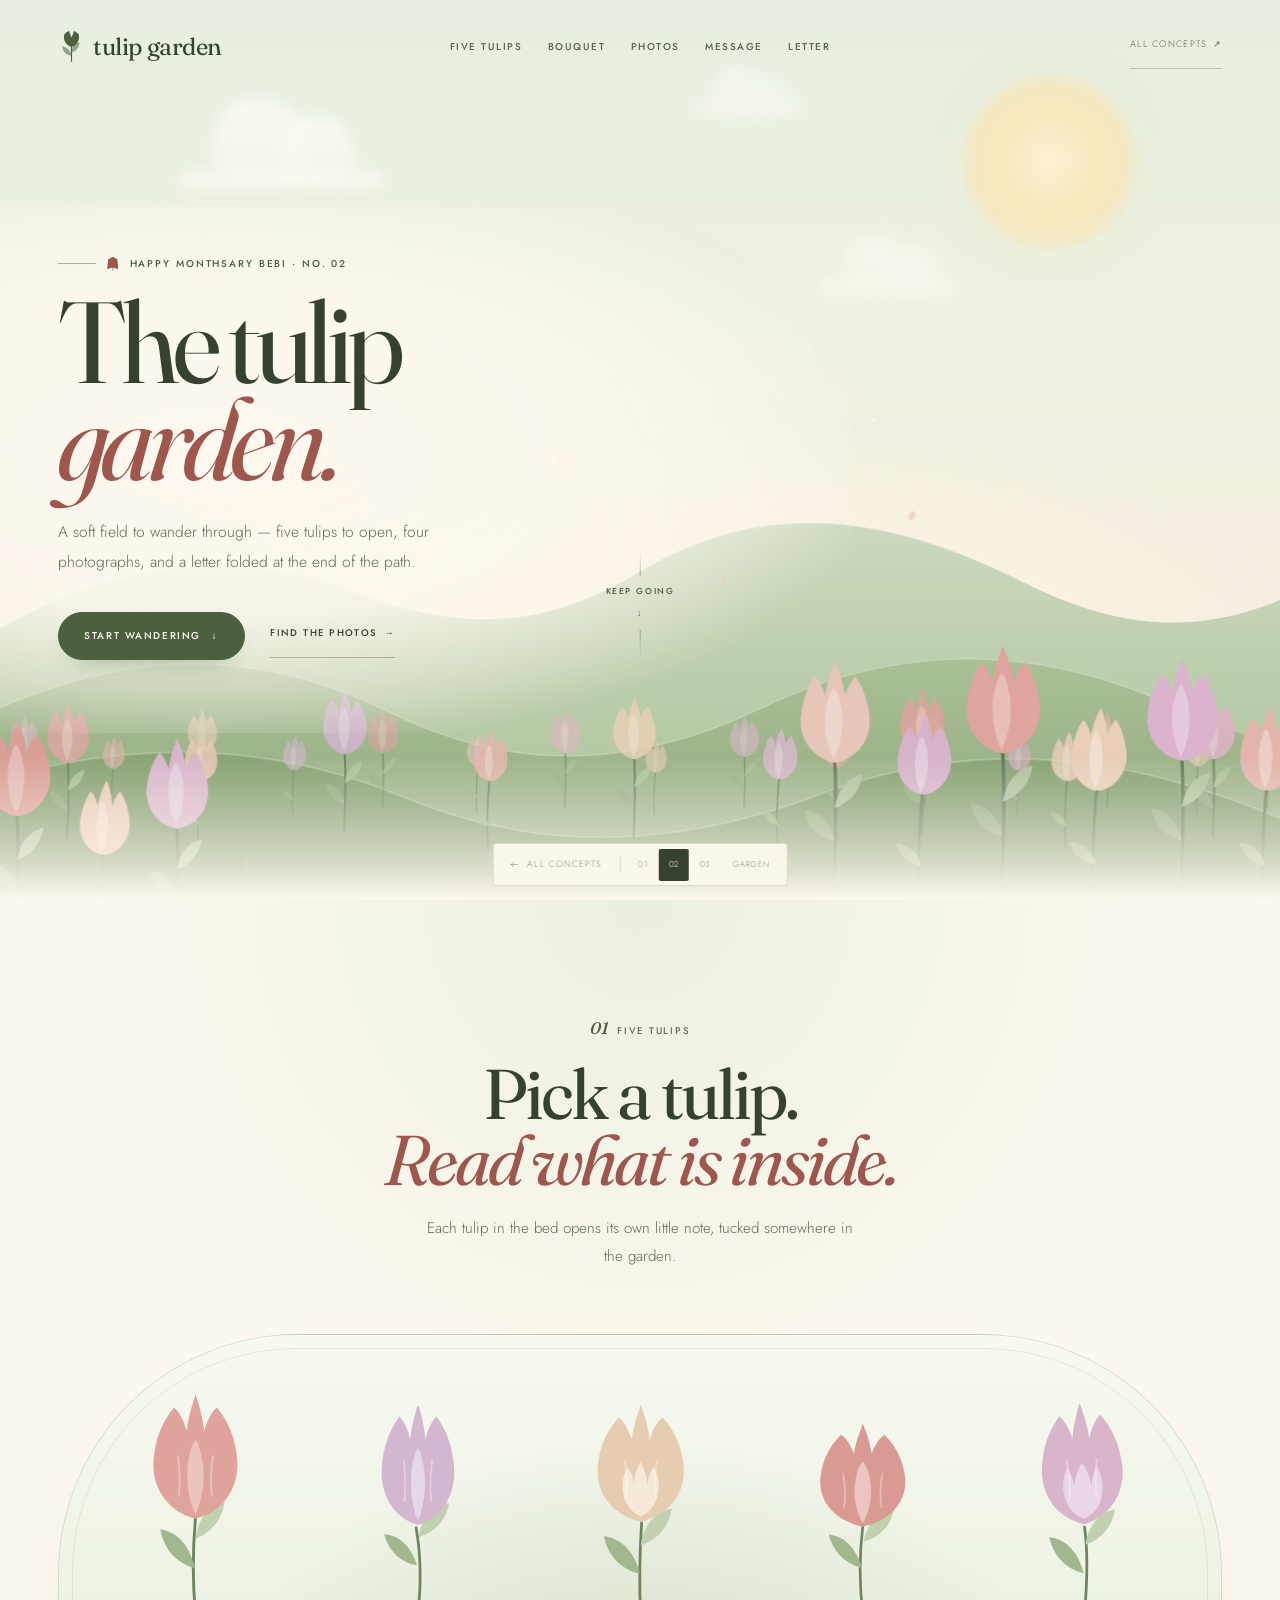
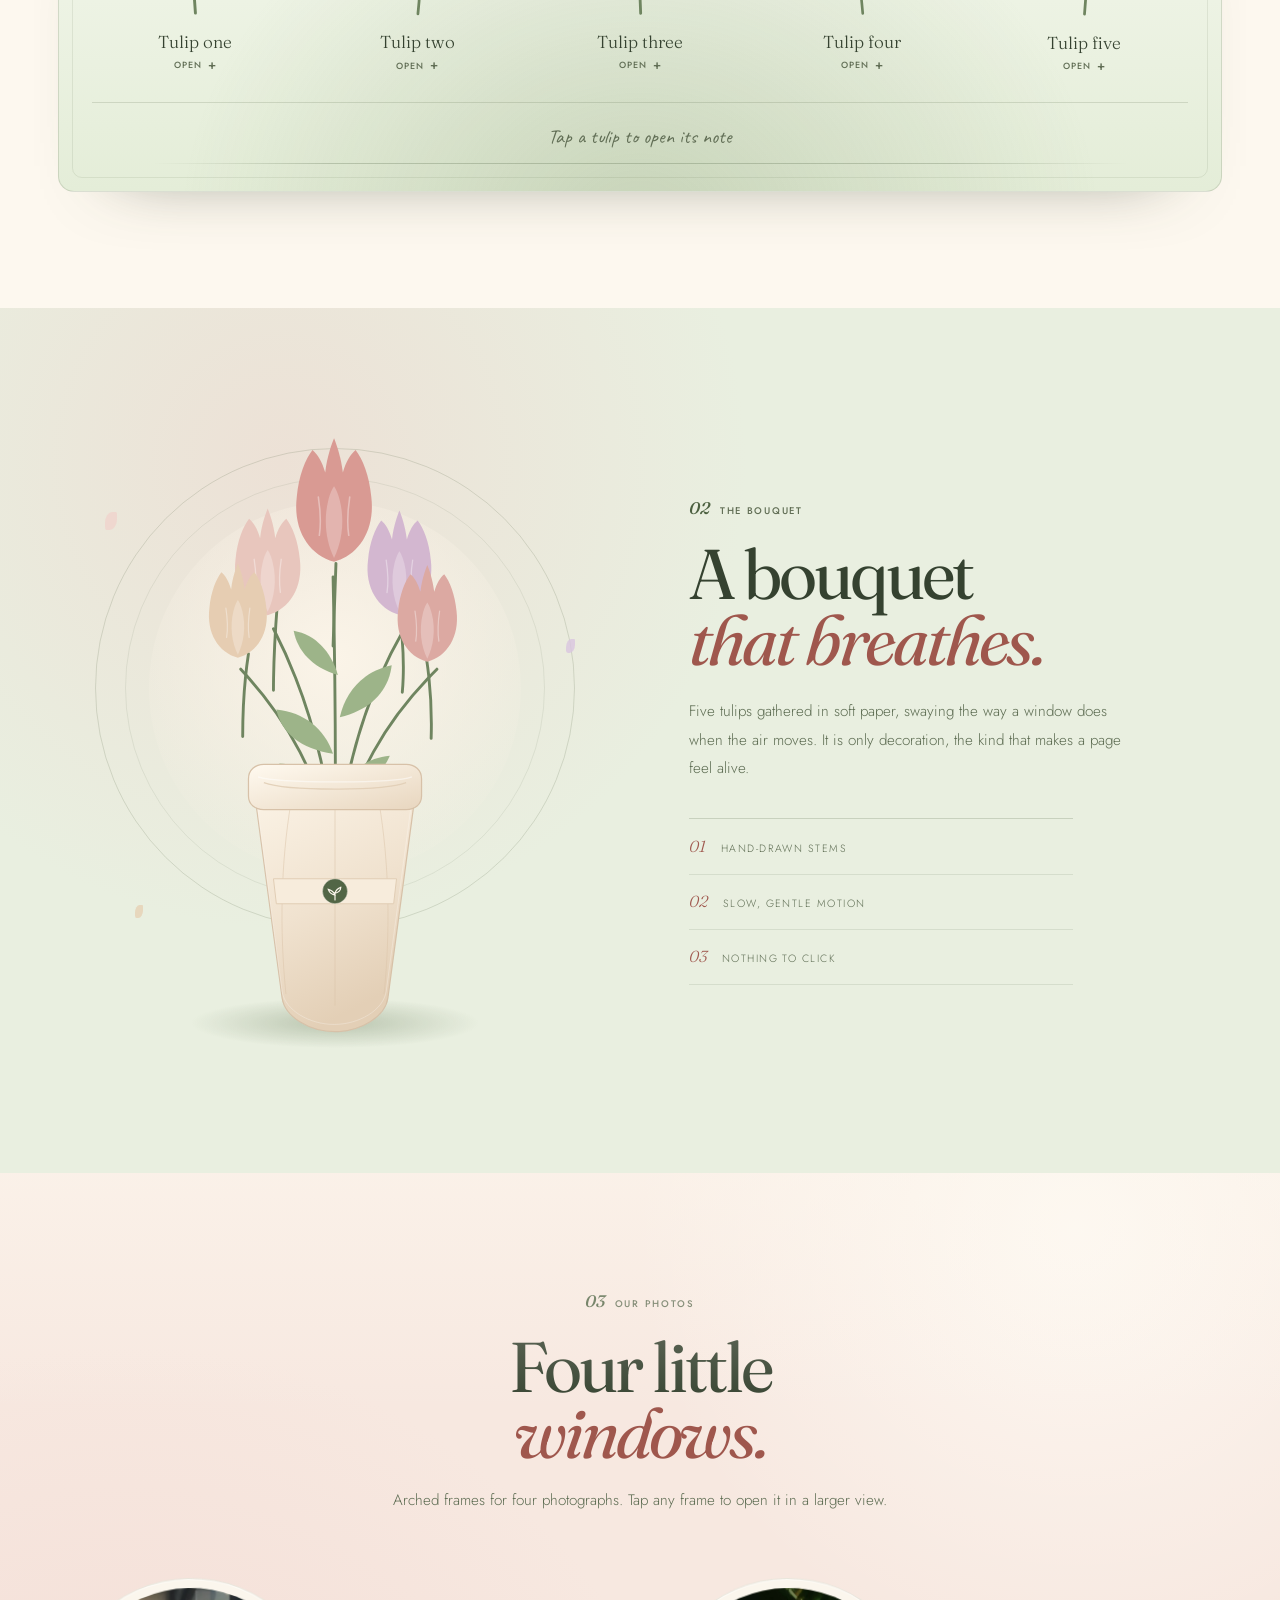
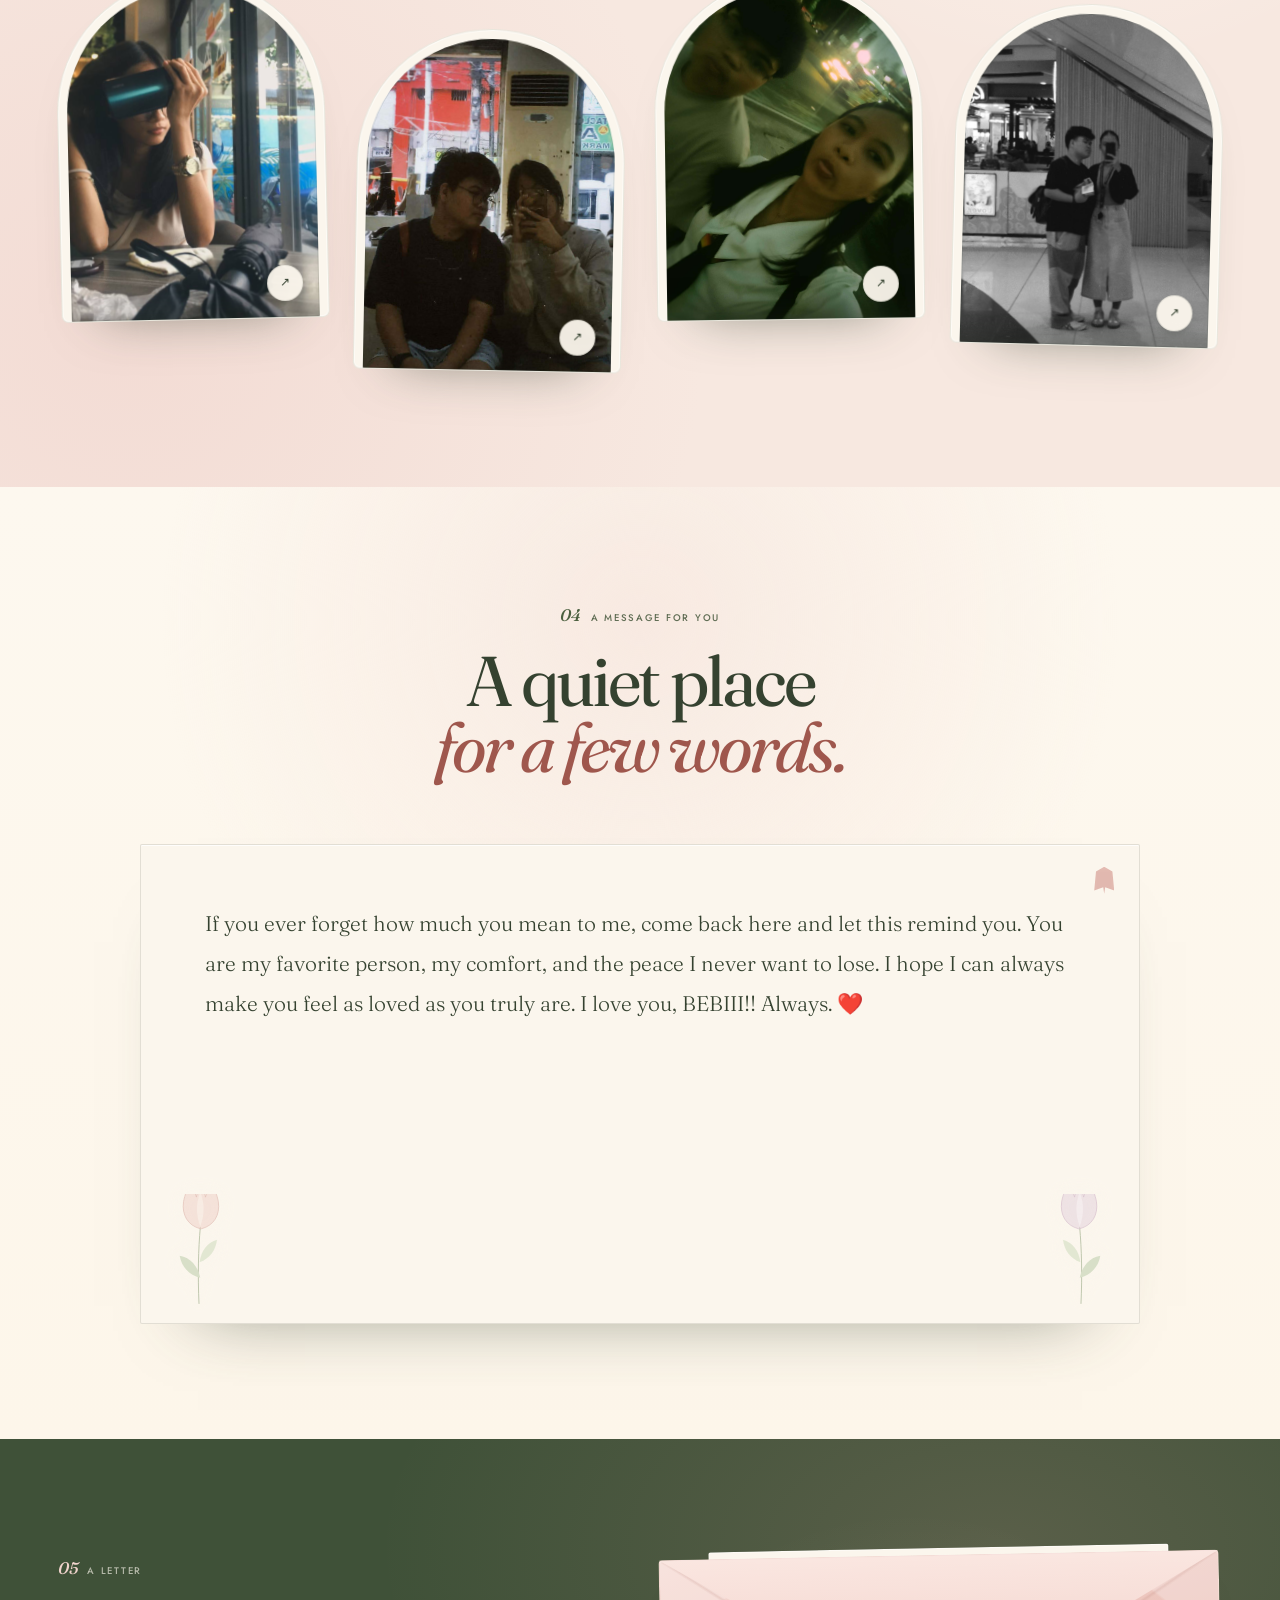
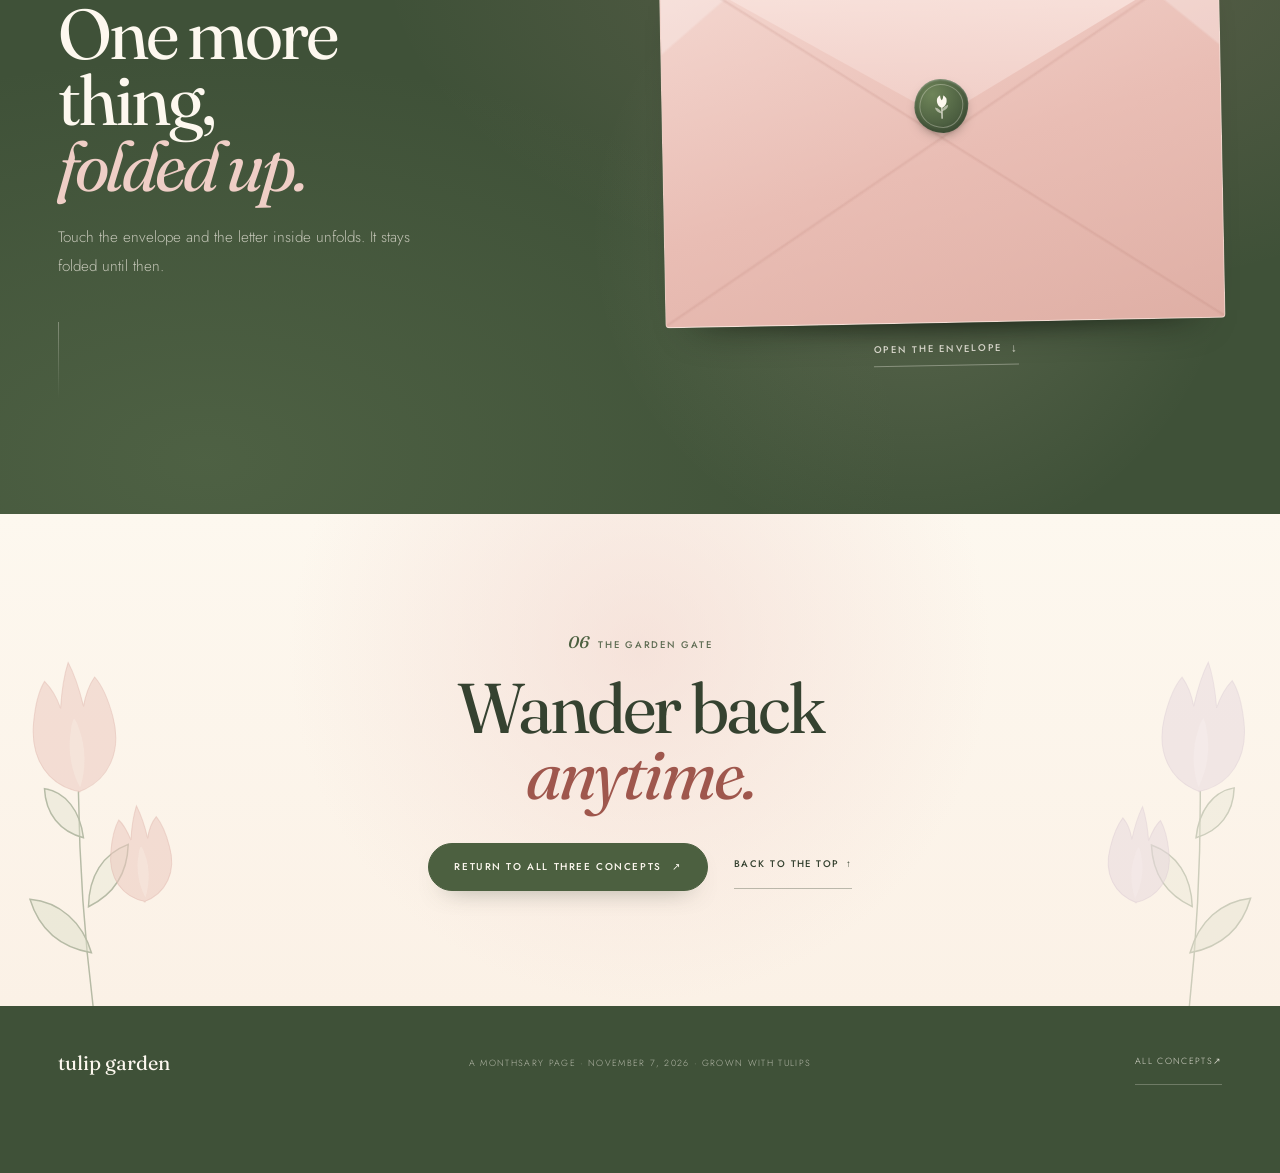
<file: concepts/garden.html>
<!DOCTYPE html>
<html lang="en">
<head>
  <meta charset="UTF-8">
  <meta name="viewport" content="width=device-width, initial-scale=1.0">
  <meta name="robots" content="noindex, nofollow">
  <meta name="description" content="A personalized monthsary love letter for Monik — five tulip notes, four photographs, and a few words from the heart.">
  <meta name="theme-color" content="#e7efe0">
  <title>To My Favorite Person</title>
  <link rel="icon" href="../assets/icons/favicon.svg" type="image/svg+xml">
  <link rel="preconnect" href="https://fonts.googleapis.com">
  <link rel="preconnect" href="https://fonts.gstatic.com" crossorigin>
  <link href="https://fonts.googleapis.com/css2?family=Caveat:wght@500;600&family=Fraunces:ital,opsz,wght@0,9..144,300;0,9..144,400;0,9..144,500;1,9..144,400&family=Jost:wght@300;400;500&display=swap" rel="stylesheet">
  <link rel="stylesheet" href="../css/concepts.css">
  <link rel="stylesheet" href="../css/garden.css">
  <script>document.documentElement.classList.add('js');</script>
</head>
<body class="garden">
  <a class="skip-link" href="#main">Skip to the garden</a>

  <header class="b-header">
    <a class="b-brand" href="#top" aria-label="Tulip Garden, back to top">
      <span class="b-brand-mark" aria-hidden="true">
        <svg viewBox="0 0 34 40" fill="none">
          <path d="M17 38V20" stroke="currentColor" stroke-width="1.4" stroke-linecap="round"/>
          <path d="M17 31c-7-1-11-6-12-12 6 1 11 5 12 12ZM17 27c7-2 10-7 10-13-6 1-10 6-10 13Z" fill="currentColor" opacity=".55"/>
          <path d="M17 20C10 18 6 11 8 4c2-2 5-4 6-4 1 4 2 6 3 8 1-2 2-4 3-8 1 0 4 2 6 4 2 7-2 14-9 16Z" fill="currentColor"/>
        </svg>
      </span>
      <span>tulip garden</span>
    </a>
    <nav class="b-nav" aria-label="Page sections">
      <a href="#tulips">Five tulips</a>
      <a href="#bouquet">Bouquet</a>
      <a href="#photos">Photos</a>
      <a href="#message">Message</a>
      <a href="#letter">Letter</a>
    </nav>
    <a class="b-index-link" href="../index.html">All concepts <span aria-hidden="true">↗</span></a>
  </header>

  <main id="main" tabindex="-1">
    <section class="b-hero" id="top" aria-labelledby="b-hero-title">
      <div class="b-sky" aria-hidden="true">
        <span class="b-sun"></span>
        <span class="b-haze"></span>
        <span class="b-cloud b-cloud--one"></span>
        <span class="b-cloud b-cloud--two"></span>
        <span class="b-cloud b-cloud--three"></span>
      </div>

      <svg class="b-scene" viewBox="0 0 1600 900" preserveAspectRatio="xMidYMax meet" fill="none" aria-hidden="true">
        <defs>
          <linearGradient id="b-hill-back" x1="0" y1="0" x2="0" y2="1">
            <stop offset="0" stop-color="#cbd9bd"/>
            <stop offset="0.55" stop-color="#b7caa6"/>
            <stop offset="1" stop-color="#a8bd96"/>
          </linearGradient>
          <linearGradient id="b-hill-mid" x1="0" y1="0" x2="0" y2="1">
            <stop offset="0" stop-color="#a9bf96"/>
            <stop offset="1" stop-color="#8da67b"/>
          </linearGradient>
          <linearGradient id="b-hill-front" x1="0" y1="0" x2="0" y2="1">
            <stop offset="0" stop-color="#8aa576"/>
            <stop offset="0.6" stop-color="#7b9767"/>
            <stop offset="1" stop-color="#6b8659"/>
          </linearGradient>
          <g id="b-field-tulip">
            <path d="M0 0c2-40 3-80 1-122" stroke="#63795a" stroke-width="3.2" stroke-linecap="round"/>
            <path d="M1 -44c-17-4-27-16-29-31 15 2 26 13 29 31Z" fill="#93aa80"/>
            <path d="M1 -76c16-6 25-18 27-33-15 4-24 15-27 33Z" fill="#b0c29d"/>
            <path d="M0 -120c-22-5-35-25-31-48 2-15 8-28 13-34 4 3 8 10 10 18 2-15 7-27 9-33 3 6 8 18 10 33 2-8 6-15 10-18 5 6 11 19 13 34 4 23-9 43-31 48Z" fill="currentColor"/>
            <path d="M0 -123c-8-16-11-37-6-56 2-7 4-11 6-13 2 2 5 6 6 13 5 19 2 40-6 56Z" fill="#fff" opacity=".28"/>
          </g>

          <g id="b-field-tulip-slender">
            <path d="M0 0c-3-42-1-84 3-126" stroke="#63795a" stroke-width="3" stroke-linecap="round"/>
            <path d="M2 -38c-15-2-25-12-29-25 14 1 25 10 29 25Z" fill="#9bb088"/>
            <path d="M0 -118c-19-6-29-25-24-46 3-14 8-25 12-30 4 4 7 10 8 17 3-14 8-25 11-30 3 6 6 17 7 30 2-7 5-13 9-17 4 5 9 16 11 30 4 21-7 40-26 46Z" fill="currentColor"/>
            <path d="M0 -121c-6-15-8-34-3-51 2-6 3-9 5-11 2 2 4 5 5 11 4 17 2 36-5 51Z" fill="#fff" opacity=".3"/>
          </g>
        </defs>

        <path d="M0 560c150-86 297-100 440-46 142 54 245 44 355-22 143-87 295-86 487 12 121 61 218 62 318 21v375H0Z" fill="url(#b-hill-back)"/>
        <path d="M0 560c150-86 297-100 440-46 142 54 245 44 355-22 143-87 295-86 487 12" stroke="#fdf8ef" stroke-opacity=".28" stroke-width="2"/>
        <path d="M0 660c168-74 329-73 484 4 155 77 305 74 468-4 176-84 354-82 536 8 41 20 76 29 112 30v202H0Z" fill="url(#b-hill-mid)"/>
        <path d="M0 660c168-74 329-73 484 4 155 77 305 74 468-4 176-84 354-82 536 8" stroke="#fdf8ef" stroke-opacity=".2" stroke-width="2"/>
        <path d="M0 748c180-51 348-42 506 24 158 66 329 67 513-2 183-69 365-63 581 28v102H0Z" fill="url(#b-hill-front)"/>
        <path d="M0 748c180-51 348-42 506 24 158 66 329 67 513-2 183-69 365-63 581 28" stroke="#eef5e4" stroke-opacity=".24" stroke-width="2.4"/>

        <g class="b-field b-field--back" opacity=".62">
          <g transform="translate(30 782) scale(.52)"><g class="b-field-tulip" style="color:#d9b6c6"><use href="#b-field-tulip"/></g></g>
          <g transform="translate(140 790) scale(.46)"><g class="b-field-tulip" style="color:#e0b3a9"><use href="#b-field-tulip-slender"/></g></g>
          <g transform="translate(252 780) scale(.55)"><g class="b-field-tulip" style="color:#e7cdb6"><use href="#b-field-tulip"/></g></g>
          <g transform="translate(366 794) scale(.48)"><g class="b-field-tulip" style="color:#d3b7d0"><use href="#b-field-tulip-slender"/></g></g>
          <g transform="translate(478 786) scale(.58)"><g class="b-field-tulip" style="color:#dba49d"><use href="#b-field-tulip"/></g></g>
          <g transform="translate(596 792) scale(.5)"><g class="b-field-tulip" style="color:#dfc1b2"><use href="#b-field-tulip-slender"/></g></g>
          <g transform="translate(706 784) scale(.56)"><g class="b-field-tulip" style="color:#e2b7c4"><use href="#b-field-tulip"/></g></g>
          <g transform="translate(818 794) scale(.45)"><g class="b-field-tulip" style="color:#e6cbb2"><use href="#b-field-tulip-slender"/></g></g>
          <g transform="translate(930 786) scale(.54)"><g class="b-field-tulip" style="color:#d8b5c8"><use href="#b-field-tulip"/></g></g>
          <g transform="translate(1044 792) scale(.48)"><g class="b-field-tulip" style="color:#e0ada4"><use href="#b-field-tulip-slender"/></g></g>
          <g transform="translate(1156 782) scale(.57)"><g class="b-field-tulip" style="color:#e9cdb6"><use href="#b-field-tulip"/></g></g>
          <g transform="translate(1272 794) scale(.47)"><g class="b-field-tulip" style="color:#dcb0c9"><use href="#b-field-tulip-slender"/></g></g>
          <g transform="translate(1384 784) scale(.55)"><g class="b-field-tulip" style="color:#e2b3ab"><use href="#b-field-tulip"/></g></g>
          <g transform="translate(1496 792) scale(.5)"><g class="b-field-tulip" style="color:#e6c9bb"><use href="#b-field-tulip-slender"/></g></g>
          <g transform="translate(1584 784) scale(.48)"><g class="b-field-tulip" style="color:#d5b3cd"><use href="#b-field-tulip"/></g></g>
        </g>

        <g class="b-field b-field--mid" opacity=".86">
          <g transform="translate(84 822) scale(.78)"><g class="b-field-tulip" style="color:#dda7a0"><use href="#b-field-tulip"/></g></g>
          <g transform="translate(248 832) scale(.68)"><g class="b-field-tulip" style="color:#e7c9b5"><use href="#b-field-tulip-slender"/></g></g>
          <g transform="translate(430 816) scale(.82)"><g class="b-field-tulip" style="color:#d2b4cf"><use href="#b-field-tulip"/></g></g>
          <g transform="translate(610 834) scale(.7)"><g class="b-field-tulip" style="color:#e3b6ac"><use href="#b-field-tulip-slender"/></g></g>
          <g transform="translate(792 820) scale(.8)"><g class="b-field-tulip" style="color:#e7d0b5"><use href="#b-field-tulip"/></g></g>
          <g transform="translate(972 834) scale(.72)"><g class="b-field-tulip" style="color:#d8b7cb"><use href="#b-field-tulip-slender"/></g></g>
          <g transform="translate(1152 818) scale(.84)"><g class="b-field-tulip" style="color:#dda49d"><use href="#b-field-tulip"/></g></g>
          <g transform="translate(1332 834) scale(.7)"><g class="b-field-tulip" style="color:#e8ccb8"><use href="#b-field-tulip-slender"/></g></g>
          <g transform="translate(1516 820) scale(.8)"><g class="b-field-tulip" style="color:#dfb3c6"><use href="#b-field-tulip"/></g></g>
        </g>

        <g class="b-field b-field--front">
          <g transform="translate(20 944) scale(1.24)"><g class="b-field-tulip" style="color:#d99f97"><use href="#b-field-tulip"/></g></g>
          <g transform="translate(126 966) scale(1.04)"><g class="b-field-tulip" style="color:#e8c9b6"><use href="#b-field-tulip-slender"/></g></g>
          <g transform="translate(220 950) scale(1.16)"><g class="b-field-tulip" style="color:#d8b6cc"><use href="#b-field-tulip"/></g></g>

          <g transform="translate(1042 884) scale(1.3)"><g class="b-field-tulip" style="color:#e7c6ba"><use href="#b-field-tulip"/></g></g>
          <g transform="translate(1150 900) scale(1.12)"><g class="b-field-tulip" style="color:#d6b3c9"><use href="#b-field-tulip-slender"/></g></g>
          <g transform="translate(1252 882) scale(1.38)"><g class="b-field-tulip" style="color:#dfa49d"><use href="#b-field-tulip"/></g></g>
          <g transform="translate(1368 900) scale(1.16)"><g class="b-field-tulip" style="color:#e9ceb8"><use href="#b-field-tulip-slender"/></g></g>
          <g transform="translate(1476 884) scale(1.32)"><g class="b-field-tulip" style="color:#dbb3cf"><use href="#b-field-tulip"/></g></g>
          <g transform="translate(1580 902) scale(1.18)"><g class="b-field-tulip" style="color:#e3b5ac"><use href="#b-field-tulip-slender"/></g></g>
        </g>

        <g stroke="#5f7854" stroke-width="2.6" stroke-linecap="round" opacity=".7">
          <path d="M300 892c-2-18-1-34 4-50M312 894c4-16 10-29 19-39M288 894c-8-13-17-22-28-28"/>
          <path d="M720 900c-2-18 0-33 5-48M733 900c4-16 11-28 20-37M708 898c-9-11-19-19-31-23"/>
          <path d="M960 898c-2-16 0-30 5-44M973 898c3-14 9-25 17-33"/>
          <path d="M520 900c-3-14-2-27 2-39M532 900c3-12 8-22 15-29"/>
        </g>

        <g fill="#fdf8ef" opacity=".78">
          <circle cx="520" cy="238" r="2.4"/>
          <circle cx="612" cy="196" r="1.8"/>
          <circle cx="884" cy="262" r="2.1"/>
          <circle cx="1012" cy="214" r="1.7"/>
          <circle cx="1092" cy="300" r="2.2"/>
          <circle cx="380" cy="292" r="1.6"/>
          <circle cx="1240" cy="236" r="1.9"/>
        </g>

        <g fill="#e8b9b1" opacity=".5">
          <ellipse cx="700" cy="352" rx="4.6" ry="7" transform="rotate(-24 700 352)"/>
          <ellipse cx="1140" cy="420" rx="3.8" ry="6" transform="rotate(18 1140 420)"/>
          <ellipse cx="905" cy="500" rx="3.2" ry="5" transform="rotate(-34 905 500)"/>
        </g>
      </svg>

      <div class="b-hero-petals" aria-hidden="true">
        <span></span>
        <span></span>
        <span></span>
        <span></span>
      </div>

      <div class="b-hero-copy">
        <p class="b-eyebrow" data-reveal><span class="tulip-mark" aria-hidden="true"></span> Happy monthsary Bebi · No. 02</p>
        <h1 id="b-hero-title" data-reveal>The tulip<br><em>garden.</em></h1>
        <p class="b-hero-lead" data-reveal>A soft field to wander through — five tulips to open, four photographs, and a letter folded at the end of the path.</p>
        <div class="b-hero-actions" data-reveal>
          <a class="b-button" href="#tulips">Start wandering <span aria-hidden="true">↓</span></a>
          <a class="b-quiet-link" href="#photos">Find the photos <span aria-hidden="true">→</span></a>
        </div>
      </div>

      <p class="b-scroll-hint" aria-hidden="true">keep going <span>↓</span></p>
    </section>

    <section class="b-tulips" id="tulips" aria-labelledby="b-tulips-title">
      <div class="b-section-head" data-reveal>
        <p class="b-label"><span>01</span> Five tulips</p>
        <div class="b-section-title">
          <h2 id="b-tulips-title">Pick a tulip.<br><em>Read what is inside.</em></h2>
          <p>Each tulip in the bed opens its own little note, tucked somewhere in the garden.</p>
        </div>
      </div>

      <div class="b-bed" data-reveal>
        <div class="b-bed-soil" aria-hidden="true"></div>

        <div class="b-bed-row">
          <article class="b-bed-item">
            <button class="b-bed-tulip" type="button" data-secret-toggle data-secret-group="garden" aria-controls="b-secret-one" aria-expanded="false" aria-label="Open the note in tulip one">
              <svg viewBox="0 0 120 230" fill="none" aria-hidden="true">
                <path d="M60 227c-3-32-3-63 0-97" stroke="#6f8560" stroke-width="3" stroke-linecap="round"/>
                <path d="M59 181c-20-6-32-21-35-40 19 3 31 19 35 40Z" fill="#a2b78e"/>
                <path d="M60 151c18-7 28-22 30-39-17 4-27 18-30 39Z" fill="#c1d0ae"/>
                <g class="b-tulip-head" style="color:#dfa39c">
                  <path d="M60 130C29 122 12 94 18 62 21 40 30 26 38 16c5 4 10 13 13 24 2-18 8-32 9-38 2 6 7 20 9 38 3-11 8-20 13-24 8 10 17 24 20 46 6 32-11 60-42 68Z" fill="currentColor"/>
                  <path d="M60 126c-8-17-11-41-6-62 2-8 4-12 6-15 2 3 4 7 6 15 5 21 2 45-6 62Z" fill="#f3d5ce" opacity=".68"/>
                  <path d="M42 66c2 13 3 27 1 40M78 66c-2 13-3 27-1 40" stroke="#fff" stroke-opacity=".32" stroke-width="2" stroke-linecap="round"/>
                </g>
              </svg>
              <span class="b-bed-name">Tulip one</span>
              <span class="b-bed-open" aria-hidden="true">Open <span>+</span></span>
            </button>
          </article>

          <article class="b-bed-item">
            <button class="b-bed-tulip" type="button" data-secret-toggle data-secret-group="garden" aria-controls="b-secret-two" aria-expanded="false" aria-label="Open the note in tulip two">
              <svg viewBox="0 0 120 230" fill="none" aria-hidden="true">
                <path d="M60 227c4-36 3-66-2-94" stroke="#6f8560" stroke-width="3" stroke-linecap="round"/>
                <path d="M59 174c-18-3-31-16-36-34 18 1 30 15 36 34Z" fill="#a2b78e"/>
                <path d="M61 143c18-5 30-19 33-37-18 3-30 16-33 37Z" fill="#c1d0ae"/>
                <g class="b-tulip-head" style="color:#d3b7d0" transform="translate(60 132) scale(.92 1.04) translate(-60 -132)">
                  <path d="M60 130C29 122 12 94 18 62 21 40 30 26 38 16c5 4 10 13 13 24 2-18 8-32 9-38 2 6 7 20 9 38 3-11 8-20 13-24 8 10 17 24 20 46 6 32-11 60-42 68Z" fill="currentColor"/>
                  <path d="M60 126c-8-17-11-41-6-62 2-8 4-12 6-15 2 3 4 7 6 15 5 21 2 45-6 62Z" fill="#ece0ef" opacity=".76"/>
                  <path d="M43 62c2 14 3 29 1 43M77 62c-2 14-3 29-1 43" stroke="#fff" stroke-opacity=".34" stroke-width="2" stroke-linecap="round"/>
                </g>
              </svg>
              <span class="b-bed-name">Tulip two</span>
              <span class="b-bed-open" aria-hidden="true">Open <span>+</span></span>
            </button>
          </article>

          <article class="b-bed-item">
            <button class="b-bed-tulip" type="button" data-secret-toggle data-secret-group="garden" aria-controls="b-secret-three" aria-expanded="false" aria-label="Open the note in tulip three">
              <svg viewBox="0 0 120 230" fill="none" aria-hidden="true">
                <path d="M60 227c-2-34-1-64 1-96" stroke="#6f8560" stroke-width="3" stroke-linecap="round"/>
                <path d="M59 185c-21-5-34-20-38-40 20 3 33 18 38 40Z" fill="#a2b78e"/>
                <path d="M60 155c19-6 30-21 33-39-18 3-30 18-33 39Z" fill="#c1d0ae"/>
                <g class="b-tulip-head" style="color:#e6cdb2" transform="translate(60 132) scale(1.06 .97) translate(-60 -132)">
                  <path d="M60 130C29 122 12 94 18 62 21 40 30 26 38 16c5 4 10 13 13 24 2-18 8-32 9-38 2 6 7 20 9 38 3-11 8-20 13-24 8 10 17 24 20 46 6 32-11 60-42 68Z" fill="currentColor"/>
                  <path d="M60 124c-11-5-18-18-18-32 0-9 2-17 5-22 3 4 5 11 6 19 1-10 4-19 7-24 3 5 6 14 7 24 1-8 3-15 6-19 3 5 5 13 5 22 0 14-7 27-18 32Z" fill="#fbf0e0" opacity=".82"/>
                  <path d="M44 64c2 13 3 27 1 40M76 64c-2 13-3 27-1 40" stroke="#fff" stroke-opacity=".3" stroke-width="2" stroke-linecap="round"/>
                </g>
              </svg>
              <span class="b-bed-name">Tulip three</span>
              <span class="b-bed-open" aria-hidden="true">Open <span>+</span></span>
            </button>
          </article>

          <article class="b-bed-item">
            <button class="b-bed-tulip" type="button" data-secret-toggle data-secret-group="garden" aria-controls="b-secret-four" aria-expanded="false" aria-label="Open the note in tulip four">
              <svg viewBox="0 0 120 230" fill="none" aria-hidden="true">
                <path d="M60 227c-4-33-4-64 0-97" stroke="#6f8560" stroke-width="3" stroke-linecap="round"/>
                <path d="M59 176c-19-4-32-18-37-37 19 2 31 17 37 37Z" fill="#a2b78e"/>
                <path d="M61 147c19-5 31-19 34-37-18 3-30 16-34 37Z" fill="#c1d0ae"/>
                <g class="b-tulip-head" style="color:#d99a93" transform="translate(60 132) scale(1.1 .9) translate(-60 -132)">
                  <path d="M60 130C29 122 12 94 18 62 21 40 30 26 38 16c5 4 10 13 13 24 2-18 8-32 9-38 2 6 7 20 9 38 3-11 8-20 13-24 8 10 17 24 20 46 6 32-11 60-42 68Z" fill="currentColor"/>
                  <path d="M60 126c-8-17-11-41-6-62 2-8 4-12 6-15 2 3 4 7 6 15 5 21 2 45-6 62Z" fill="#f4d7d0" opacity=".7"/>
                  <path d="M40 64c2 14 3 28 1 42M80 64c-2 14-3 28-1 42" stroke="#fff" stroke-opacity=".3" stroke-width="2" stroke-linecap="round"/>
                </g>
              </svg>
              <span class="b-bed-name">Tulip four</span>
              <span class="b-bed-open" aria-hidden="true">Open <span>+</span></span>
            </button>
          </article>

          <article class="b-bed-item">
            <button class="b-bed-tulip" type="button" data-secret-toggle data-secret-group="garden" aria-controls="b-secret-five" aria-expanded="false" aria-label="Open the note in tulip five">
              <svg viewBox="0 0 120 230" fill="none" aria-hidden="true">
                <path d="M60 227c3-35 4-66 0-94" stroke="#6f8560" stroke-width="3" stroke-linecap="round"/>
                <path d="M59 183c-20-5-33-20-37-39 19 2 32 18 37 39Z" fill="#a2b78e"/>
                <path d="M61 152c18-6 29-20 32-38-17 3-29 17-32 38Z" fill="#c1d0ae"/>
                <g class="b-tulip-head" style="color:#d8b5c8" transform="translate(60 132) rotate(-2.4) scale(1.01 1.03) translate(-60 -132)">
                  <path d="M60 130C29 122 12 94 18 62 21 40 30 26 38 16c5 4 10 13 13 24 2-18 8-32 9-38 2 6 7 20 9 38 3-11 8-20 13-24 8 10 17 24 20 46 6 32-11 60-42 68Z" fill="currentColor"/>
                  <path d="M60 124c-13-4-21-17-21-32 0-9 2-17 5-22 3 5 6 12 7 20 1-10 5-19 9-24 4 5 8 14 9 24 1-8 4-15 7-20 3 5 5 13 5 22 0 15-8 28-21 32Z" fill="#efdfef" opacity=".8"/>
                  <path d="M44 62c2 14 3 28 1 42M76 62c-2 14-3 28-1 42" stroke="#fff" stroke-opacity=".32" stroke-width="2" stroke-linecap="round"/>
                </g>
              </svg>
              <span class="b-bed-name">Tulip five</span>
              <span class="b-bed-open" aria-hidden="true">Open <span>+</span></span>
            </button>
          </article>
        </div>

        <div class="b-note-stage" aria-live="polite">
          <div class="b-note" id="b-secret-one" hidden>
            <p class="b-note-label">A note from tulip one</p>
            <div class="b-note-body">
              <p>Just a little reminder that you are loved more than words could ever explain.</p>
            </div>
          </div>

          <div class="b-note" id="b-secret-two" hidden>
            <p class="b-note-label">A note from tulip two</p>
            <div class="b-note-body">
              <p>You make even the simplest moments feel special just by being part of them.</p>
            </div>
          </div>

          <div class="b-note" id="b-secret-three" hidden>
            <p class="b-note-label">A note from tulip three</p>
            <div class="b-note-body">
              <p>On the days when life feels heavy, I hope you remember you don't have to face it alone.</p>
            </div>
          </div>

          <div class="b-note" id="b-secret-four" hidden>
            <p class="b-note-label">A note from tulip four</p>
            <div class="b-note-body">
              <p>I hope I can always be your comfort, just as you bring so much peace into my life.</p>
            </div>
          </div>

          <div class="b-note" id="b-secret-five" hidden>
            <p class="b-note-label">A note from tulip five</p>
            <div class="b-note-body">
              <p>Through every season and every version of us, my heart will always choose you, Monik.</p>
            </div>
          </div>
        </div>

        <p class="b-bed-hint">Tap a tulip to open its note</p>
      </div>
    </section>

    <section class="b-bouquet" id="bouquet" aria-labelledby="b-bouquet-title">
      <div class="b-bouquet-inner">
        <figure class="b-bouquet-figure" data-reveal aria-label="An animated bouquet of tulips wrapped in paper">
          <span class="b-bouquet-halo" aria-hidden="true"></span>
          <span class="b-floating-petal b-floating-petal--one" aria-hidden="true"></span>
          <span class="b-floating-petal b-floating-petal--two" aria-hidden="true"></span>
          <span class="b-floating-petal b-floating-petal--three" aria-hidden="true"></span>
          <svg class="b-bouquet-art" viewBox="0 0 520 660" fill="none" aria-hidden="true">
            <defs>
              <linearGradient id="b-wrap" x1="0" y1="0" x2="0.35" y2="1">
                <stop offset="0" stop-color="#fbf3e6"/>
                <stop offset="0.55" stop-color="#f0e2cf"/>
                <stop offset="1" stop-color="#e3cfb6"/>
              </linearGradient>
              <linearGradient id="b-wrap-fold" x1="0" y1="0" x2="1" y2="1">
                <stop offset="0" stop-color="#fffaf0"/>
                <stop offset="1" stop-color="#e8d6bf"/>
              </linearGradient>
              <radialGradient id="b-shadow" cx="0.5" cy="0.5" r="0.5">
                <stop offset="0" stop-color="#5d7350" stop-opacity=".34"/>
                <stop offset="1" stop-color="#5d7350" stop-opacity="0"/>
              </radialGradient>
              <g id="b-bq-head">
                <path d="M50 118C24 111 8 85 12 52 14 30 21 13 28 4c5 4 10 12 13 23 2-17 7-30 9-35 2 5 7 18 9 35 3-11 8-19 13-23 7 9 14 26 16 48 4 33-12 59-38 66Z" fill="currentColor"/>
                <path d="M50 114c-8-16-11-38-6-58 2-8 4-12 6-15 2 3 4 7 6 15 5 20 2 42-6 58Z" fill="#fff" opacity=".26"/>
                <path d="M34 52c2 13 3 26 1 39M66 52c-2 13-3 26-1 39" stroke="#fff" stroke-opacity=".36" stroke-width="1.6" stroke-linecap="round"/>
              </g>
            </defs>

            <ellipse cx="260" cy="624" rx="150" ry="26" fill="url(#b-shadow)"/>

            <g stroke="#6f8560" stroke-width="3" stroke-linecap="round">
              <path d="M260 442c1-96 0-192-2-282"/>
              <path d="M260 444c-8-86-30-164-64-230"/>
              <path d="M262 444c8-88 32-164 70-230"/>
              <path d="M258 446c-14-78-46-136-96-190"/>
              <path d="M264 446c14-78 48-136 102-190"/>
            </g>

            <g fill="#9db489">
              <path d="M258 344c-34-5-54-22-59-46 29 3 50 20 59 46Z"/>
              <path d="M265 306c34-8 51-29 54-54-29 6-48 27-54 54Z"/>
              <path d="M263 262c-27-8-42-25-46-46 23 4 39 22 46 46Z"/>
              <path d="M256 386c-28-2-46-14-54-32 24 1 43 13 54 32Z"/>
              <path d="M268 380c26-4 42-17 49-34-23 2-40 15-49 34Z"/>
            </g>

            <g class="b-bq-tulip b-bq-tulip--one" style="color:#d99a93">
              <path d="M258 232c1-34 2-62 3-86" stroke="#6f8560" stroke-width="3" stroke-linecap="round"/>
              <use href="#b-bq-head" transform="translate(208 24) scale(1.02)"/>
            </g>
            <g class="b-bq-tulip b-bq-tulip--two" style="color:#e8c6bd">
              <path d="M196 278c0-36 2-64 4-90" stroke="#6f8560" stroke-width="3" stroke-linecap="round"/>
              <use href="#b-bq-head" transform="translate(146 96) scale(.88)"/>
            </g>
            <g class="b-bq-tulip b-bq-tulip--three" style="color:#d3b7d0">
              <path d="M330 280c3-34 0-62-4-88" stroke="#6f8560" stroke-width="3" stroke-linecap="round"/>
              <use href="#b-bq-head" transform="translate(284 98) scale(.86)"/>
            </g>
            <g class="b-bq-tulip b-bq-tulip--four" style="color:#e6cdb2">
              <path d="M164 326c0-34 2-60 6-86" stroke="#6f8560" stroke-width="3" stroke-linecap="round"/>
              <use href="#b-bq-head" transform="translate(120 152) scale(.78)"/>
            </g>
            <g class="b-bq-tulip b-bq-tulip--five" style="color:#dca9a2">
              <path d="M360 328c1-32-1-58-5-84" stroke="#6f8560" stroke-width="3" stroke-linecap="round"/>
              <use href="#b-bq-head" transform="translate(316 154) scale(.8)"/>
            </g>

            <g class="b-bq-wrap">
              <path d="M176 382h168l-29 216c-3 20-29 35-55 35s-52-15-55-35Z" fill="url(#b-wrap)" stroke="#d7c1a8" stroke-width="1.3"/>
              <g stroke="#dbc5aa" stroke-width="1" opacity=".55">
                <path d="M214 396c-10 60-12 130-5 198M260 396v210M306 396c10 60 12 130 5 198"/>
              </g>
              <path d="M176 382h168l-29 216c-3 20-29 35-55 35s-52-15-55-35Z" fill="none" stroke="#fff" stroke-opacity=".28" stroke-width="1" transform="translate(3 2) scale(.985)"/>
              <path d="M170 370c0-9 7-15 16-15h148c9 0 16 6 16 15v18c0 9-7 14-16 14H186c-9 0-16-5-16-14Z" fill="url(#b-wrap-fold)" stroke="#d7c1a8" stroke-width="1.3"/>
              <path d="M186 374c24 9 124 9 148 0" stroke="#e2cfb6" stroke-width="1.2" opacity=".9"/>
              <path d="M180 368c22 7 140 7 160 0" stroke="#fff" stroke-opacity=".5" stroke-width="1.2"/>
              <g>
                <path d="M196 474h128l-3 26H199Z" fill="#f7ecdc" stroke="#e0cdb4" stroke-width="1"/>
                <circle cx="260" cy="487" r="13" fill="#526646"/>
                <circle cx="260" cy="487" r="13" fill="none" stroke="#fdf8ef" stroke-opacity=".4" stroke-width="1"/>
                <path d="M260 496v-8M260 491c-4-1-6-3-7-6 4 1 6 3 7 6ZM260 489c4-1 6-3 6-6-3 1-5 3-6 6Z" stroke="#fdf8ef" stroke-width="1.2" stroke-linecap="round" fill="none"/>
              </g>
            </g>
          </svg>
        </figure>

        <div class="b-bouquet-copy" data-reveal>
          <p class="b-label"><span>02</span> The bouquet</p>
          <h2 id="b-bouquet-title">A bouquet<br><em>that breathes.</em></h2>
          <p>Five tulips gathered in soft paper, swaying the way a window does when the air moves. It is only decoration, the kind that makes a page feel alive.</p>
          <ul class="b-bouquet-notes">
            <li><span>01</span> Hand-drawn stems</li>
            <li><span>02</span> Slow, gentle motion</li>
            <li><span>03</span> Nothing to click</li>
          </ul>
        </div>
      </div>
    </section>

    <section class="b-photos" id="photos" aria-labelledby="b-photos-title">
      <div class="b-section-head" data-reveal>
        <p class="b-label"><span>03</span> Our photos</p>
        <div class="b-section-title">
          <h2 id="b-photos-title">Four little<br><em>windows.</em></h2>
          <p>Arched frames for four photographs. Tap any frame to open it in a larger view.</p>
        </div>
      </div>

      <div class="b-arches">
        <figure class="b-arch b-arch--one" data-reveal style="--reveal-delay: 40ms">
          <div class="b-arch-print">
            <button class="b-arch-frame" type="button" data-lightbox aria-label="Open photo one larger">
              <img src="../assets/photos/photo-1.jpg" alt="Monik at a table by the window, holding a VR headset over her eyes" width="719" height="1280" loading="lazy">
              <span class="b-arch-open" aria-hidden="true">↗</span>
            </button>
          </div>
        </figure>

        <figure class="b-arch b-arch--two" data-reveal style="--reveal-delay: 120ms">
          <div class="b-arch-print">
            <button class="b-arch-frame" type="button" data-lightbox aria-label="Open photo two larger">
              <img src="../assets/photos/photo-2.jpg" alt="A mirror selfie of the two of us sitting side by side" width="960" height="1280" loading="lazy">
              <span class="b-arch-open" aria-hidden="true">↗</span>
            </button>
          </div>
        </figure>

        <figure class="b-arch b-arch--three" data-reveal style="--reveal-delay: 200ms">
          <div class="b-arch-print">
            <button class="b-arch-frame" type="button" data-lightbox aria-label="Open photo three larger">
              <img src="../assets/photos/photo-3.jpg" alt="A late-night selfie of the two of us under city lights" width="1536" height="2048" loading="lazy">
              <span class="b-arch-open" aria-hidden="true">↗</span>
            </button>
          </div>
        </figure>

        <figure class="b-arch b-arch--four" data-reveal style="--reveal-delay: 280ms">
          <div class="b-arch-print">
            <button class="b-arch-frame" type="button" data-lightbox aria-label="Open photo four larger">
              <img src="../assets/photos/photo-4.jpg" alt="A black-and-white mirror photo of the two of us in a mall" width="1440" height="1917" loading="lazy">
              <span class="b-arch-open" aria-hidden="true">↗</span>
            </button>
          </div>
        </figure>
      </div>
    </section>

    <section class="b-message" id="message" aria-labelledby="b-message-title">
      <div class="b-message-inner" data-reveal>
        <p class="b-label b-label--center"><span>04</span> A message for you</p>
        <h2 id="b-message-title">A quiet place<br><em>for a few words.</em></h2>
        <article class="b-message-card">
          <svg class="b-card-tulip b-card-tulip--left" viewBox="0 0 90 170" fill="none" aria-hidden="true">
            <path d="M45 168c-2-44-1-84 2-118" stroke="#7d9368" stroke-width="1.4" stroke-linecap="round"/>
            <path d="M47 128c-18-4-29-17-32-34 17 3 28 16 32 34Z" fill="#b9cba7"/>
            <path d="M46 104c16-6 25-19 27-35-15 4-25 17-27 35Z" fill="#cddbbb"/>
            <path d="M47 52c-19-5-29-21-26-42 2-11 6-20 10-25 4 3 8 10 10 18 2-13 5-23 7-27 2 4 5 14 7 27 2-8 6-15 10-18 4 5 8 14 10 25 3 21-7 37-26 42Z" fill="#e6b6ae" fill-opacity=".6" stroke="#c98a80" stroke-width="1"/>
            <path d="M47 48c-5-12-7-29-3-43 1-4 2-7 3-8 1 1 2 4 3 8 4 14 2 31-3 43Z" fill="#f9ece4" fill-opacity=".7"/>
          </svg>
          <svg class="b-card-tulip b-card-tulip--right" viewBox="0 0 90 170" fill="none" aria-hidden="true">
            <path d="M45 168c-2-44-1-84 2-118" stroke="#7d9368" stroke-width="1.4" stroke-linecap="round"/>
            <path d="M47 128c-18-4-29-17-32-34 17 3 28 16 32 34Z" fill="#b9cba7"/>
            <path d="M46 104c16-6 25-19 27-35-15 4-25 17-27 35Z" fill="#cddbbb"/>
            <path d="M47 52c-19-5-29-21-26-42 2-11 6-20 10-25 4 3 8 10 10 18 2-13 5-23 7-27 2 4 5 14 7 27 2-8 6-15 10-18 4 5 8 14 10 25 3 21-7 37-26 42Z" fill="#d3b7d0" fill-opacity=".6" stroke="#b48cae" stroke-width="1"/>
            <path d="M47 48c-5-12-7-29-3-43 1-4 2-7 3-8 1 1 2 4 3 8 4 14 2 31-3 43Z" fill="#f4ebf5" fill-opacity=".7"/>
          </svg>
          <div class="b-message-body">
            <p>If you ever forget how much you mean to me, come back here and let this remind you. You are my favorite person, my comfort, and the peace I never want to lose. I hope I can always make you feel as loved as you truly are. I love you, BEBIII!! Always. ❤️</p>
          </div>
        </article>
      </div>
    </section>

    <section class="b-letter" id="letter" aria-labelledby="b-letter-title">
      <div class="b-letter-inner">
        <div class="b-letter-intro" data-reveal>
          <p class="b-label b-label--light"><span>05</span> A letter</p>
          <h2 id="b-letter-title">One more thing,<br><em>folded up.</em></h2>
          <p>Touch the envelope and the letter inside unfolds. It stays folded until then.</p>
        </div>

        <div class="b-letter-piece" id="b-letter-piece" data-focus-on-open data-reveal>
          <button class="b-envelope" type="button" data-letter-toggle aria-controls="b-letter-piece" aria-expanded="false" data-open-text="Open the envelope" data-close-text="Fold it back" aria-label="Open the letter">
            <span class="b-envelope-paper" aria-hidden="true"></span>
            <span class="b-envelope-body" aria-hidden="true"></span>
            <span class="b-envelope-flap" aria-hidden="true"></span>
            <span class="b-envelope-seal" aria-hidden="true"><svg class="tulip-glyph" viewBox="0 0 24 32" fill="none"><path d="M12 31V18" stroke="currentColor" stroke-width="1.4" stroke-linecap="round"/><path d="M12 25c-5-1-8-4-9-8 5 1 8 4 9 8ZM12 22c5-1 8-4 8-8-4 1-7 4-8 8Z" fill="currentColor" opacity=".55"/><path d="M12 18C7 16 5 11 6 6c1-2 3-4 4-4 0 3 1 5 2 6 1-1 2-3 2-6 1 0 3 2 4 4 1 5-1 10-6 12Z" fill="currentColor"/></svg></span>
            <span class="b-envelope-label" data-letter-label>Open the envelope</span>
          </button>

          <article class="b-letter-sheet" tabindex="-1" data-focus-target>
            <p class="b-letter-kicker">A letter, kept here</p>
            <div class="b-letter-body">
              <h3>To My Favorite Person</h3>
              <p>My love, bebi, monik</p>
              <p>If there's one thing I wish you could do, it's to see yourself through my eyes, even just for a moment. Maybe then you'd understand how much you truly mean to me and how deeply I love you.</p>
              <p>I know I'm not always vocal about my feelings. Sometimes, I struggle to find the right words, and there are things inside me that I don't know how to explain. But please don't mistake my silence for a lack of love. Deep inside, it's you. It's always been you.</p>
              <p>Even on days when things aren't easy, when we misunderstand each other or when words fail us, I still choose you. I want you to know that my love isn't only meant for the happy and easy days. I want to be there through the difficult ones, too.</p>
              <p>I want to be your safe place, the person you can come home to when the world feels too heavy. I want you to feel that you don't always have to be strong around me. You can be vulnerable, you can have bad days, you can tell me what's bothering you, and you never have to pretend that everything is okay.</p>
              <p>I may not always know how to express everything I feel, but I hope that through my actions, my efforts, and the way I continue to choose you, you'll eventually understand all the things my words cannot say.</p>
              <p>If only you could see what I see when I look at you, and if only you could feel what I feel whenever I think about you. I hope you never have to question how special you are to me.</p>
              <p>I love you, Monik. More than I sometimes know how to say.</p>
              <p>Happy monthsary, my favorite person. Here's to us, and to all the little moments we have yet to share.</p>
              <p>Always yours.</p>
            </div>
            <span class="b-letter-sign" aria-hidden="true"><svg class="tulip-glyph" viewBox="0 0 24 32" fill="none"><path d="M12 31V18" stroke="currentColor" stroke-width="1.4" stroke-linecap="round"/><path d="M12 25c-5-1-8-4-9-8 5 1 8 4 9 8ZM12 22c5-1 8-4 8-8-4 1-7 4-8 8Z" fill="currentColor" opacity=".55"/><path d="M12 18C7 16 5 11 6 6c1-2 3-4 4-4 0 3 1 5 2 6 1-1 2-3 2-6 1 0 3 2 4 4 1 5-1 10-6 12Z" fill="currentColor"/></svg></span>
          </article>
        </div>
      </div>
    </section>

    <section class="b-closing" aria-labelledby="b-closing-title">
      <svg class="b-closing-tulip b-closing-tulip--left" viewBox="0 0 220 380" fill="none" aria-hidden="true">
        <g stroke="#5d7350" stroke-width="1.4" stroke-linecap="round" opacity=".75">
          <path d="M100 378c-4-84-2-158 3-226"/>
          <path d="M102 306c-30-8-48-28-54-56 28 5 48 26 54 56Z" fill="#b9cba7" fill-opacity=".5"/>
          <path d="M103 262c26-10 40-30 43-56-25 7-40 27-43 56Z" fill="#cddbbb" fill-opacity=".45"/>
          <path d="M104 196c-22-8-34-26-33-50 20 5 32 24 33 50Z" fill="#b9cba7" fill-opacity=".4"/>
        </g>
        <g fill="#dea9a1" fill-opacity=".55" stroke="#c98a80" stroke-opacity=".45" stroke-width="1">
          <path d="M105 152c-30-8-45-35-39-69 3-17 8-31 14-39 5 6 10 15 13 27 3-20 8-36 11-43 3 7 8 23 11 43 3-12 8-21 13-27 6 8 11 22 14 39 6 34-9 61-39 69Z"/>
          <path d="M158 262c-22-6-34-26-29-51 2-12 6-23 10-29 4 4 7 11 10 20 2-15 6-27 8-32 2 5 6 17 8 32 2-9 6-16 10-20 4 6 8 17 10 29 5 25-7 45-29 51Z"/>
        </g>
        <g fill="#f8e8e0" fill-opacity=".45">
          <path d="M105 148c-7-16-9-37-4-55 1-6 3-10 4-11 1 1 3 5 4 11 5 18 3 39-4 55Z"/>
          <path d="M158 258c-5-12-7-28-3-41 1-5 2-7 3-8 1 1 2 3 3 8 4 13 2 29-3 41Z"/>
        </g>
      </svg>
      <svg class="b-closing-tulip b-closing-tulip--right" viewBox="0 0 220 380" fill="none" aria-hidden="true">
        <g stroke="#5d7350" stroke-width="1.4" stroke-linecap="round" opacity=".7">
          <path d="M100 378c-4-84-2-158 3-226"/>
          <path d="M102 306c-30-8-48-28-54-56 28 5 48 26 54 56Z" fill="#a8bd95" fill-opacity=".45"/>
          <path d="M103 262c26-10 40-30 43-56-25 7-40 27-43 56Z" fill="#bccdab" fill-opacity=".4"/>
          <path d="M104 196c-22-8-34-26-33-50 20 5 32 24 33 50Z" fill="#a8bd95" fill-opacity=".35"/>
        </g>
        <g fill="#c9b2cd" fill-opacity=".5" stroke="#a98cae" stroke-opacity=".4" stroke-width="1">
          <path d="M105 152c-30-8-45-35-39-69 3-17 8-31 14-39 5 6 10 15 13 27 3-20 8-36 11-43 3 7 8 23 11 43 3-12 8-21 13-27 6 8 11 22 14 39 6 34-9 61-39 69Z"/>
          <path d="M158 262c-22-6-34-26-29-51 2-12 6-23 10-29 4 4 7 11 10 20 2-15 6-27 8-32 2 5 6 17 8 32 2-9 6-16 10-20 4 6 8 17 10 29 5 25-7 45-29 51Z"/>
        </g>
        <g fill="#f1e6f2" fill-opacity=".4">
          <path d="M105 148c-7-16-9-37-4-55 1-6 3-10 4-11 1 1 3 5 4 11 5 18 3 39-4 55Z"/>
          <path d="M158 258c-5-12-7-28-3-41 1-5 2-7 3-8 1 1 2 3 3 8 4 13 2 29-3 41Z"/>
        </g>
      </svg>
      <div class="b-closing-inner" data-reveal>
        <p class="b-label b-label--center"><span>06</span> The garden gate</p>
        <h2 id="b-closing-title">Wander back<br><em>anytime.</em></h2>
        <div class="b-closing-actions">
          <a class="b-button b-button--dark" href="../index.html">Return to all three concepts <span aria-hidden="true">↗</span></a>
          <a class="b-quiet-link" href="#top">Back to the top <span aria-hidden="true">↑</span></a>
        </div>
      </div>
    </section>
  </main>

  <footer class="b-footer">
    <a class="b-footer-brand" href="#top">tulip garden</a>
    <p>A monthsary page · November 7, 2026 · <span class="b-footer-tagline">grown with tulips</span></p>
    <a class="b-footer-link" href="../index.html">All concepts <span aria-hidden="true">↗</span></a>
  </footer>

  <nav class="concept-dock" aria-label="Switch concept">
    <a class="dock-back" href="../index.html">
      <svg viewBox="0 0 24 24" fill="none" stroke="currentColor" stroke-width="1.5" aria-hidden="true"><path d="M19 12H5M11 18l-6-6 6-6"/></svg>
      <span>All concepts</span>
    </a>
    <span class="dock-divider" aria-hidden="true"></span>
    <div class="dock-numbers">
      <a href="botanical.html" aria-label="Concept 01: Tulip Atelier">01</a>
      <a href="garden.html" aria-current="page" aria-label="Concept 02: Tulip Garden">02</a>
      <a href="scrapbook.html" aria-label="Concept 03: Tulip Scrapbook">03</a>
    </div>
    <span class="dock-label">Garden</span>
  </nav>

  <script src="../js/interactions.js" defer></script>
  <script src="../js/garden.js" defer></script>
</body>
</html>
</file>
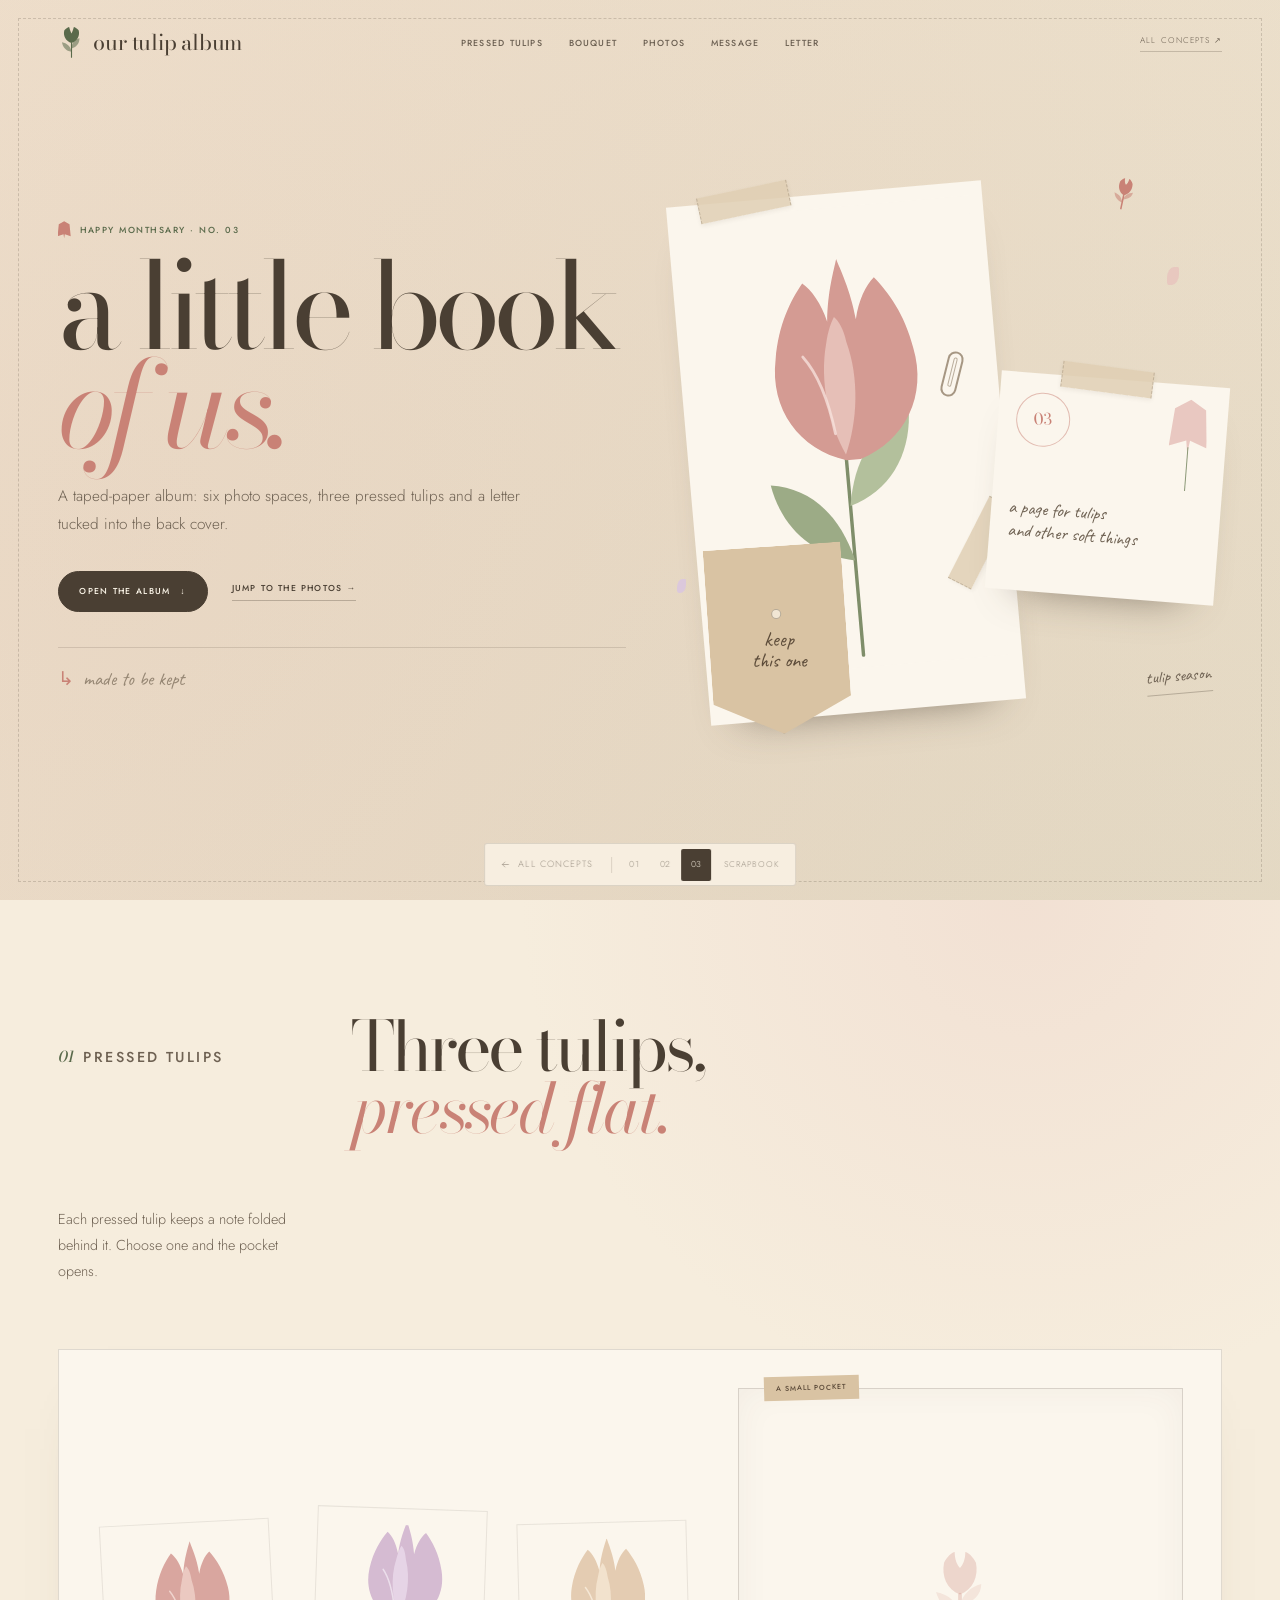
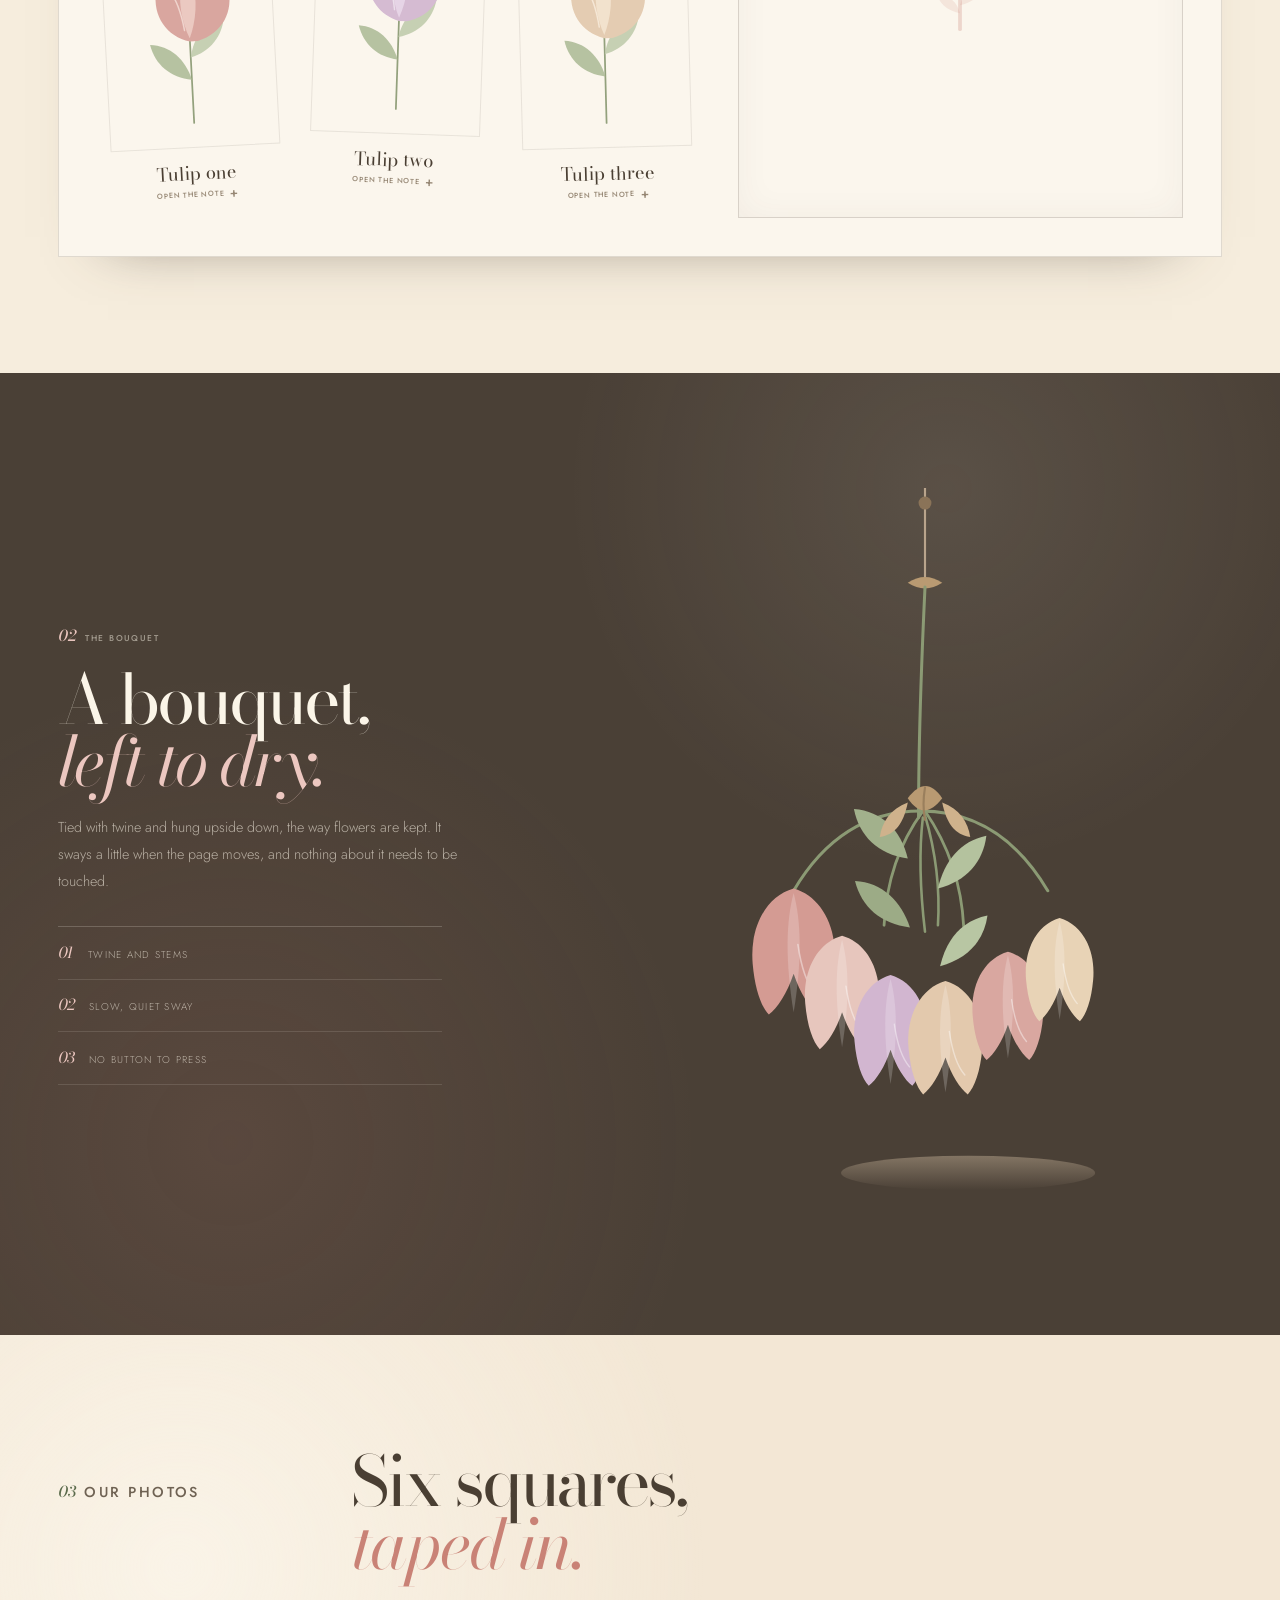
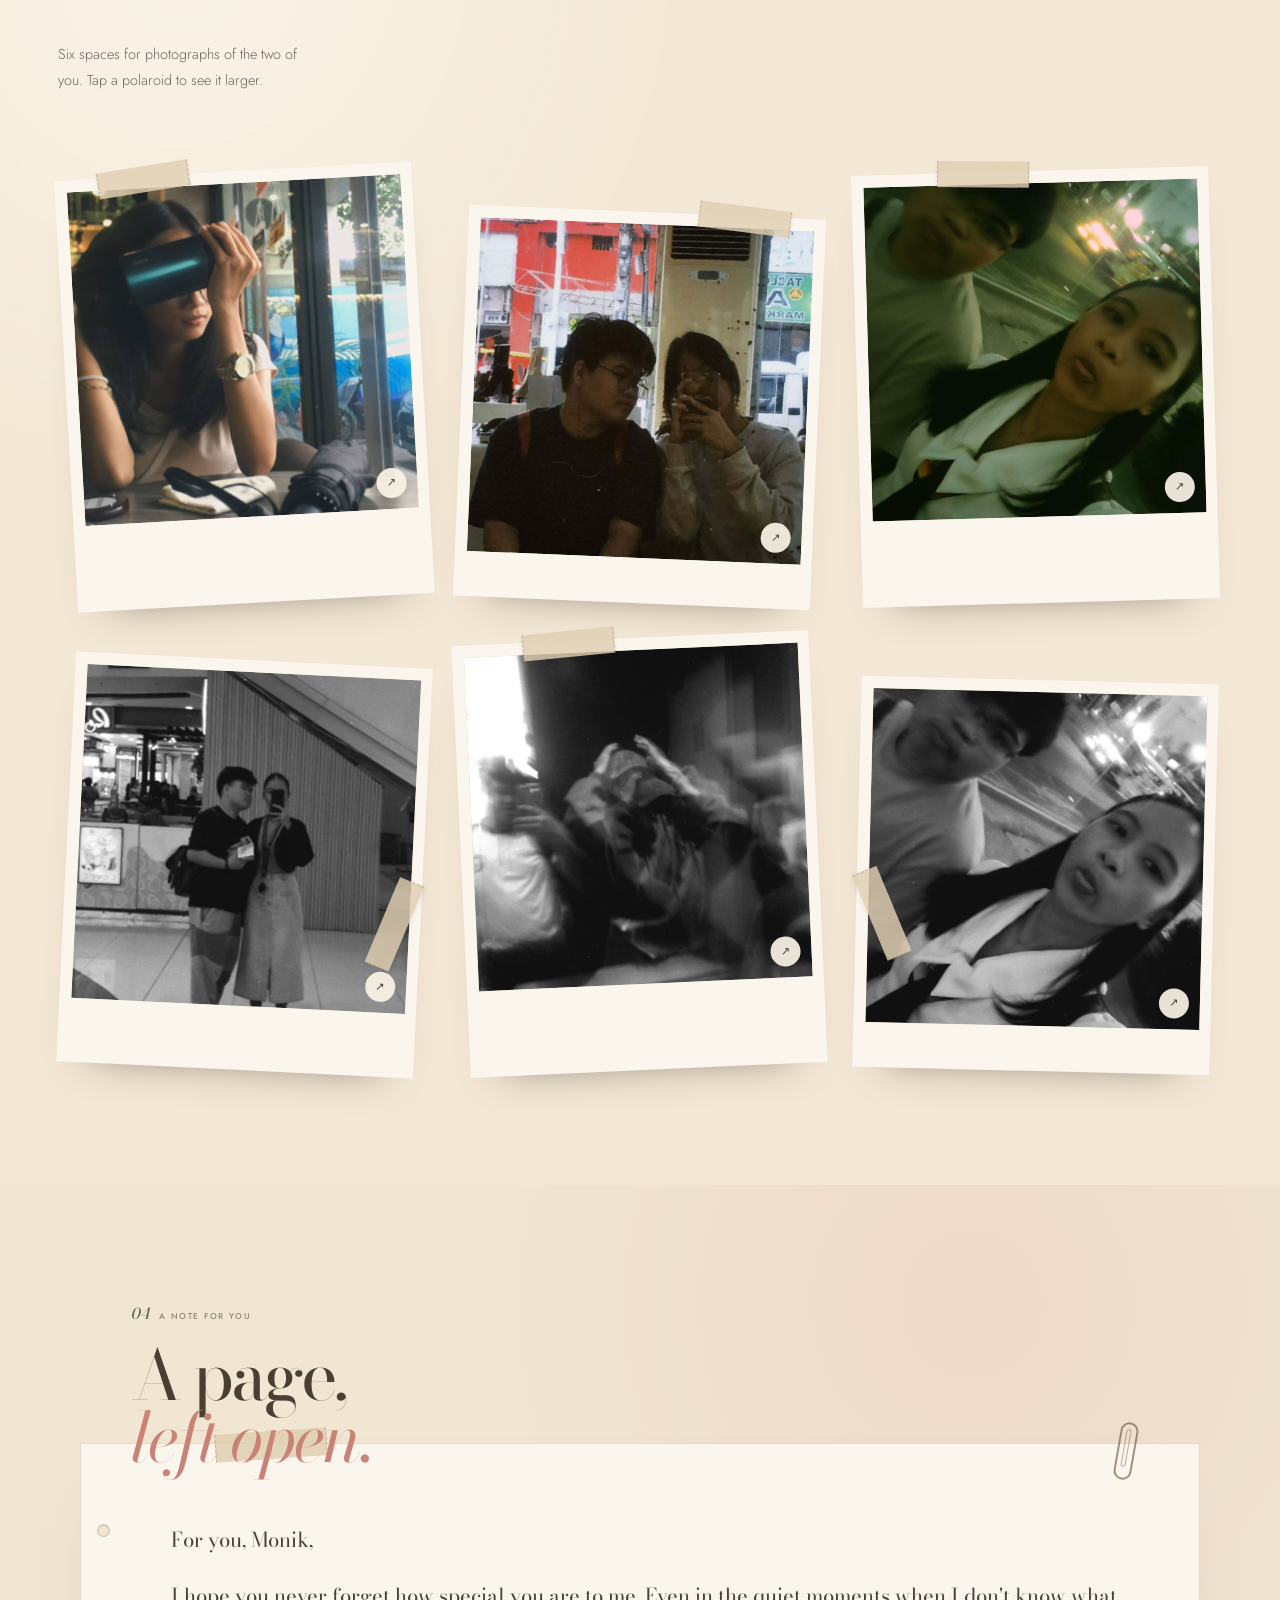
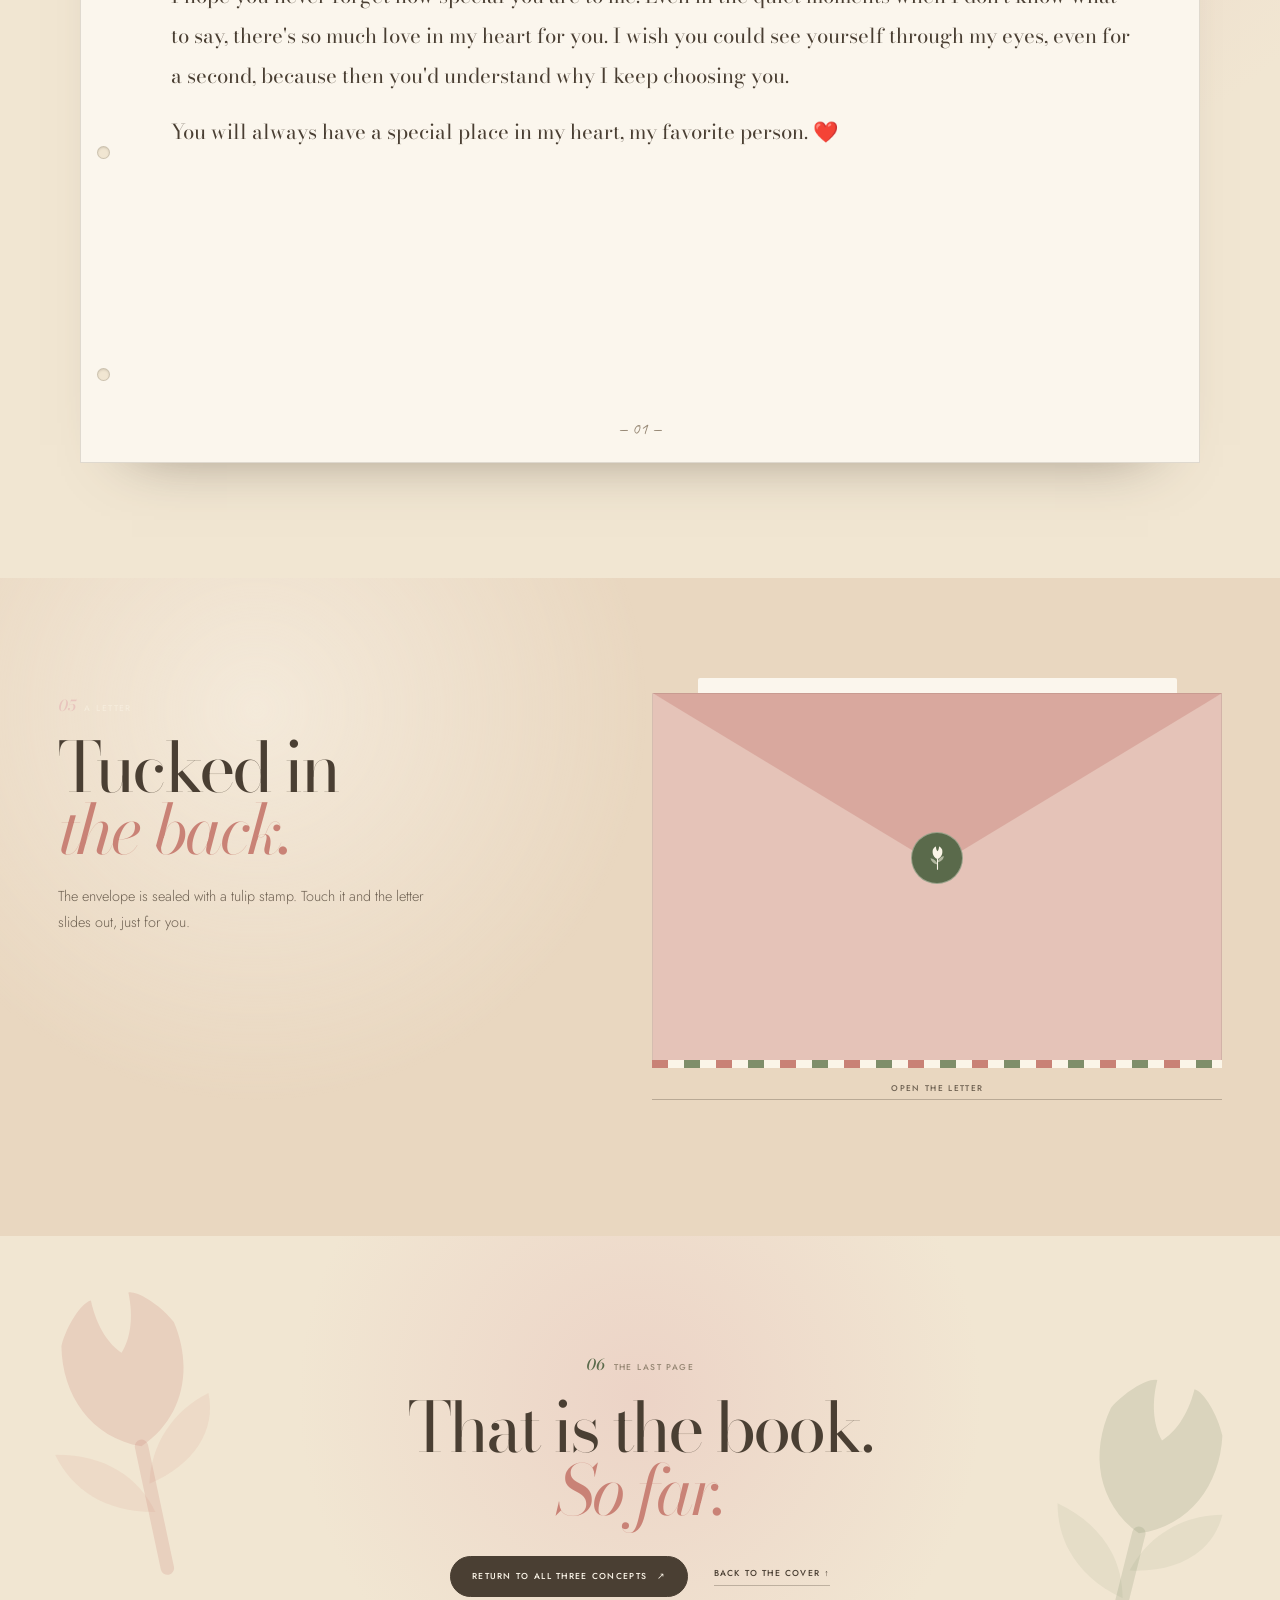
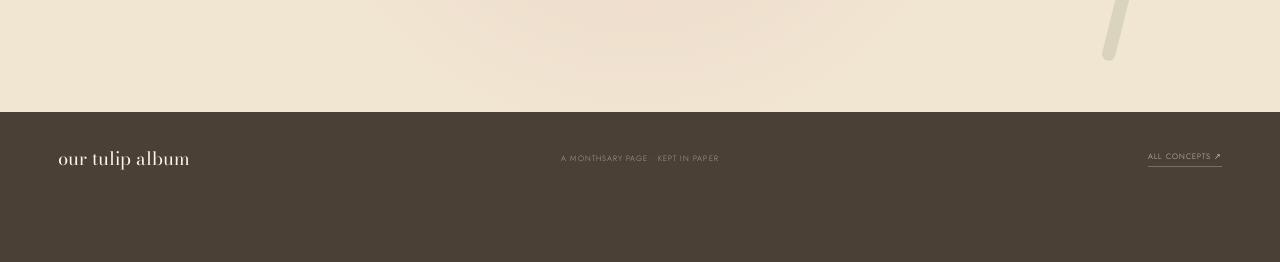
<file: concepts/scrapbook.html>
<!DOCTYPE html>
<html lang="en">
<head>
  <meta charset="UTF-8">
  <meta name="viewport" content="width=device-width, initial-scale=1.0">
  <meta name="robots" content="noindex, nofollow">
  <meta name="description" content="Tulip Scrapbook — a taped-paper monthsary album with six photos, pressed tulips and a letter.">
  <meta name="theme-color" content="#f1e6d2">
  <title>Tulip Scrapbook — Monthsary</title>
  <link rel="icon" href="../assets/icons/favicon.svg" type="image/svg+xml">
  <link rel="preconnect" href="https://fonts.googleapis.com">
  <link rel="preconnect" href="https://fonts.gstatic.com" crossorigin>
  <link href="https://fonts.googleapis.com/css2?family=Bodoni+Moda:ital,opsz,wght@0,6..96,400;0,6..96,500;1,6..96,400&family=Caveat:wght@500;600&family=Jost:wght@300;400;500&display=swap" rel="stylesheet">
  <link rel="stylesheet" href="../css/concepts.css">
  <link rel="stylesheet" href="../css/scrapbook.css">
  <script>document.documentElement.classList.add('js');</script>
</head>
<body class="scrapbook">
  <a class="skip-link" href="#main">Skip to the album</a>

  <header class="c-header">
    <a class="c-brand" href="#top" aria-label="Tulip Scrapbook, back to top">
      <span class="c-brand-mark" aria-hidden="true">
        <svg viewBox="0 0 34 40" fill="none">
          <path d="M17 38V20" stroke="currentColor" stroke-width="1.4" stroke-linecap="round"/>
          <path d="M17 31c-7-1-11-6-12-12 6 1 11 5 12 12ZM17 27c7-2 10-7 10-13-6 1-10 6-10 13Z" fill="currentColor" opacity=".55"/>
          <path d="M17 20C10 18 6 11 8 4c2-2 5-4 6-4 1 4 2 6 3 8 1-2 2-4 3-8 1 0 4 2 6 4 2 7-2 14-9 16Z" fill="currentColor"/>
        </svg>
      </span>
      <span>our tulip album</span>
    </a>
    <nav class="c-nav" aria-label="Page sections">
      <a href="#pressed">Pressed tulips</a>
      <a href="#bouquet">Bouquet</a>
      <a href="#photos">Photos</a>
      <a href="#message">Message</a>
      <a href="#letter">Letter</a>
    </nav>
    <a class="c-index-link" href="../index.html">All concepts <span aria-hidden="true">↗</span></a>
  </header>

  <main id="main">
    <section class="c-hero" id="top" aria-labelledby="c-hero-title">
      <div class="c-hero-copy">
        <p class="c-eyebrow" data-reveal><span class="tulip-mark" aria-hidden="true"></span> Happy monthsary · No. 03</p>
        <h1 id="c-hero-title" data-reveal>a little book<br><em>of us.</em></h1>
        <p class="c-hero-lead" data-reveal>A taped-paper album: six photo spaces, three pressed tulips and a letter tucked into the back cover.</p>
        <div class="c-hero-actions" data-reveal>
          <a class="c-button" href="#pressed">Open the album <span aria-hidden="true">↓</span></a>
          <a class="c-quiet-link" href="#photos">Jump to the photos <span aria-hidden="true">→</span></a>
        </div>
        <p class="c-hero-note" data-reveal><span aria-hidden="true">↳</span> made to be kept</p>
      </div>

      <figure class="c-collage" data-reveal aria-label="A scrapbook page with taped tulip cards, a tag and paper scraps">
        <span class="c-floating-petal c-floating-petal--one" aria-hidden="true"></span>
        <span class="c-floating-petal c-floating-petal--two" aria-hidden="true"></span>

        <div class="c-collage-card c-collage-card--big">
          <span class="c-tape c-tape--top-left" aria-hidden="true"></span>
          <span class="c-tape c-tape--bottom-right" aria-hidden="true"></span>
          <svg class="c-collage-tulip" viewBox="0 0 200 320" fill="none" aria-hidden="true">
            <path d="M100 312V168" stroke="#7f8e6a" stroke-width="2.4" stroke-linecap="round"/>
            <path d="M100 246c-30-6-49-28-54-57 27 4 46 24 54 57Z" fill="#9cab86"/>
            <path d="M100 208c28-8 44-31 46-60-26 7-41 29-46 60Z" fill="#b3c09c"/>
            <path d="M100 176C68 166 50 136 57 102 61 78 71 62 80 51c6 5 12 15 15 28 2-21 8-36 10-43 2 7 8 22 10 43 3-13 9-23 15-28 9 11 19 27 23 51 7 34-11 64-43 74Z" fill="#d49b93"/>
            <path d="M100 172c-10-22-14-52-7-78 2-9 5-15 7-18 3 3 6 9 7 18 7 26 3 56-7 78Z" fill="#ecc8c1" opacity=".8"/>
            <path d="M76 102c9 12 15 31 18 55" stroke="#f8e4df" stroke-width="2" stroke-linecap="round" opacity=".75"/>
          </svg>
          <span class="c-card-label"><i>tulipa</i> · plate III</span>
        </div>

        <div class="c-collage-card c-collage-card--small">
          <span class="c-tape c-tape--top-center" aria-hidden="true"></span>
          <span class="c-small-stamp">03</span>
          <span class="c-small-tulip" aria-hidden="true"></span>
          <span class="c-small-line">a page for tulips<br>and other soft things</span>
        </div>

        <div class="c-collage-tag">
          <span class="c-tag-hole" aria-hidden="true"></span>
          <span class="c-tag-word">keep<br>this one</span>
        </div>

        <span class="c-collage-scrap c-collage-scrap--one" aria-hidden="true"><svg class="tulip-glyph" viewBox="0 0 24 32" fill="none"><path d="M12 31V18" stroke="currentColor" stroke-width="1.4" stroke-linecap="round"/><path d="M12 25c-5-1-8-4-9-8 5 1 8 4 9 8ZM12 22c5-1 8-4 8-8-4 1-7 4-8 8Z" fill="currentColor" opacity=".55"/><path d="M12 18C7 16 5 11 6 6c1-2 3-4 4-4 0 3 1 5 2 6 1-1 2-3 2-6 1 0 3 2 4 4 1 5-1 10-6 12Z" fill="currentColor"/></svg></span>
        <span class="c-collage-scrap c-collage-scrap--two" aria-hidden="true">tulip season</span>
        <span class="c-collage-clip" aria-hidden="true"></span>
      </figure>
    </section>

    <section class="c-pressed-section" id="pressed" aria-labelledby="c-pressed-title">
      <div class="c-section-head" data-reveal>
        <p class="c-label"><span>01</span> Pressed tulips</p>
        <h2 id="c-pressed-title">Three tulips,<br><em>pressed flat.</em></h2>
        <p>Each pressed tulip keeps a note folded behind it. Choose one and the pocket opens.</p>
      </div>

      <div class="c-pressed" data-reveal>
        <div class="c-pressed-side">
          <article class="c-pressed-item">
            <button class="c-pressed-tulip" type="button" data-secret-toggle data-secret-group="scrapbook" aria-controls="c-secret-one" aria-expanded="false">
              <span class="c-pressed-art">
                <svg viewBox="0 0 140 240" fill="none" aria-hidden="true">
                  <path d="M70 230V120" stroke="#8b9a74" stroke-width="2.2" stroke-linecap="round"/>
                  <path d="M70 176c-27-4-45-21-50-46 25 2 43 20 50 46Z" fill="#a8b792" opacity=".9"/>
                  <path d="M70 148c25-6 41-25 44-49-24 5-39 23-44 49Z" fill="#bcc8a8" opacity=".9"/>
                  <path d="M70 128C41 120 25 94 31 63 35 42 44 27 52 17c6 5 11 14 14 27 2-20 8-34 10-41 2 7 8 21 10 41 3-13 8-22 14-27 8 10 17 25 21 46 6 31-10 57-41 65Z" fill="#d7a099"/>
                  <path d="M70 124c-9-21-13-49-6-73 2-9 4-14 6-17 3 3 5 8 6 17 7 24 3 52-6 73Z" fill="#efd0c9" opacity=".8"/>
                  <path d="M48 64c8 11 13 28 16 50" stroke="#f9e7e2" stroke-width="1.8" stroke-linecap="round" opacity=".7"/>
                </svg>
              </span>
              <span class="c-pressed-name">Tulip one</span>
              <span class="c-pressed-open" aria-hidden="true">Open the note <span>+</span></span>
            </button>
          </article>

          <article class="c-pressed-item">
            <button class="c-pressed-tulip" type="button" data-secret-toggle data-secret-group="scrapbook" aria-controls="c-secret-two" aria-expanded="false">
              <span class="c-pressed-art">
                <svg viewBox="0 0 140 240" fill="none" aria-hidden="true">
                  <path d="M70 230V112" stroke="#8b9a74" stroke-width="2.2" stroke-linecap="round"/>
                  <path d="M70 168c-25-2-43-17-50-41 24 1 42 17 50 41Z" fill="#a8b792" opacity=".9"/>
                  <path d="M70 140c26-6 42-24 46-48-24 4-41 22-46 48Z" fill="#bcc8a8" opacity=".9"/>
                  <path d="M70 120C41 112 25 86 31 55 35 34 44 19 52 9c6 5 11 14 14 27 2-20 8-34 10-41 2 7 8 21 10 41 3-13 8-22 14-27 8 10 17 25 21 46 6 31-10 57-41 65Z" fill="#d2b6d0"/>
                  <path d="M70 116c-9-21-13-49-6-73 2-9 4-14 6-17 3 3 5 8 6 17 7 24 3 52-6 73Z" fill="#e9d8ea" opacity=".85"/>
                  <path d="M48 56c8 11 13 28 16 50" stroke="#f6eef7" stroke-width="1.8" stroke-linecap="round" opacity=".7"/>
                </svg>
              </span>
              <span class="c-pressed-name">Tulip two</span>
              <span class="c-pressed-open" aria-hidden="true">Open the note <span>+</span></span>
            </button>
          </article>

          <article class="c-pressed-item">
            <button class="c-pressed-tulip" type="button" data-secret-toggle data-secret-group="scrapbook" aria-controls="c-secret-three" aria-expanded="false">
              <span class="c-pressed-art">
                <svg viewBox="0 0 140 240" fill="none" aria-hidden="true">
                  <path d="M70 230V116" stroke="#8b9a74" stroke-width="2.2" stroke-linecap="round"/>
                  <path d="M70 172c-27-4-45-21-50-46 25 2 43 20 50 46Z" fill="#a8b792" opacity=".9"/>
                  <path d="M70 144c25-6 41-25 44-49-24 5-39 23-44 49Z" fill="#bcc8a8" opacity=".9"/>
                  <path d="M70 124C41 116 25 90 31 59 35 38 44 23 52 13c6 5 11 14 14 27 2-20 8-34 10-41 2 7 8 21 10 41 3-13 8-22 14-27 8 10 17 25 21 46 6 31-10 57-41 65Z" fill="#e3c9ad"/>
                  <path d="M70 120c-9-21-13-49-6-73 2-9 4-14 6-17 3 3 5 8 6 17 7 24 3 52-6 73Z" fill="#f5e5d1" opacity=".85"/>
                  <path d="M48 60c8 11 13 28 16 50" stroke="#fbf0e2" stroke-width="1.8" stroke-linecap="round" opacity=".75"/>
                </svg>
              </span>
              <span class="c-pressed-name">Tulip three</span>
              <span class="c-pressed-open" aria-hidden="true">Open the note <span>+</span></span>
            </button>
          </article>
        </div>

        <div class="c-pocket" data-pocket>
          <span class="c-pocket-tab">a small pocket</span>
          <div class="c-pocket-stage">
            <p class="c-pocket-mark" aria-hidden="true"><svg class="tulip-glyph" viewBox="0 0 24 32" fill="none"><path d="M12 31V18" stroke="currentColor" stroke-width="1.4" stroke-linecap="round"/><path d="M12 25c-5-1-8-4-9-8 5 1 8 4 9 8ZM12 22c5-1 8-4 8-8-4 1-7 4-8 8Z" fill="currentColor" opacity=".55"/><path d="M12 18C7 16 5 11 6 6c1-2 3-4 4-4 0 3 1 5 2 6 1-1 2-3 2-6 1 0 3 2 4 4 1 5-1 10-6 12Z" fill="currentColor"/></svg></p>

            <div class="c-pocket-note" id="c-secret-one" hidden>
              <p class="c-pocket-label">A note from tulip one</p>
              <div class="c-pocket-body">
                <p>I hope you never doubt how loved you are. Even on ordinary days, even when nothing special happens, you will always be someone worth appreciating. I'm lucky to have you, Monik.</p>
              </div>
            </div>

            <div class="c-pocket-note" id="c-secret-two" hidden>
              <p class="c-pocket-label">A note from tulip two</p>
              <div class="c-pocket-body">
                <p>You don't have to be okay all the time. When things get heavy, I hope you know you can rest with me. I want to understand you, listen to you, and love you through every version of yourself.</p>
              </div>
            </div>

            <div class="c-pocket-note" id="c-secret-three" hidden>
              <p class="c-pocket-label">A note from tulip three</p>
              <div class="c-pocket-body">
                <p>If I could choose all over again, I'd still find my way to you. Not just for the happy moments, but for the difficult ones too. I want to keep growing with you, one day at a time.</p>
              </div>
            </div>
          </div>
        </div>
      </div>
    </section>

    <section class="c-bouquet" id="bouquet" aria-labelledby="c-bouquet-title">
      <div class="c-bouquet-inner">
        <div class="c-bouquet-copy" data-reveal>
          <p class="c-label c-label--light"><span>02</span> The bouquet</p>
          <h2 id="c-bouquet-title">A bouquet,<br><em>left to dry.</em></h2>
          <p>Tied with twine and hung upside down, the way flowers are kept. It sways a little when the page moves, and nothing about it needs to be touched.</p>
          <ul class="c-bouquet-list">
            <li><span>01</span> Twine and stems</li>
            <li><span>02</span> Slow, quiet sway</li>
            <li><span>03</span> No button to press</li>
          </ul>
        </div>

        <figure class="c-hang" data-reveal aria-label="An illustrated bouquet of tulips hanging upside down to dry">
          <svg class="c-hang-art" viewBox="0 0 520 680" fill="none" aria-hidden="true">
            <defs>
              <g id="c-hang-head">
                <path d="M50 118C25 111 9 83 12 48 14 25 20 8 27 1c8 6 17 20 23 38 6-18 15-32 23-38 7 7 13 24 15 47 3 35-13 63-38 70Z" fill="currentColor"/>
                <path d="M50 114C43 88 42 52 50 3c8 49 7 85 0 111Z" fill="#fff" opacity=".2"/>
                <path d="M30 21c8 9 13 24 16 45" stroke="#fff" stroke-opacity=".42" stroke-width="1.5" stroke-linecap="round"/>
              </g>
              <linearGradient id="c-wall-shade" x1="0" y1="0" x2="0" y2="1">
                <stop offset="0" stop-color="#d9c4a8" stop-opacity=".4"/>
                <stop offset="1" stop-color="#d9c4a8" stop-opacity="0"/>
              </linearGradient>
            </defs>

            <ellipse cx="300" cy="636" rx="118" ry="16" fill="url(#c-wall-shade)"/>

            <path d="M260 0v92" stroke="#b9a48c" stroke-width="2"/>
            <circle cx="260" cy="14" r="6" fill="#8a7358"/>

            <g class="c-hang-bouquet">
              <path d="M244 88c11-7 21-7 32 0-11 7-21 7-32 0Z" fill="#b99a72"/>
              <path d="M260 92c-4 84-6 148-6 214" stroke="#8b9a74" stroke-width="2.8" stroke-linecap="round"/>
              <path d="M256 300c-54 0-92 30-118 74" stroke="#8b9a74" stroke-width="2.8" stroke-linecap="round"/>
              <path d="M256 300c54 0 92 30 118 74" stroke="#8b9a74" stroke-width="2.8" stroke-linecap="round"/>
              <path d="M258 300c-22 30-34 66-36 106" stroke="#8b9a74" stroke-width="2.6" stroke-linecap="round"/>
              <path d="M260 300c22 32 34 68 36 108" stroke="#8b9a74" stroke-width="2.6" stroke-linecap="round"/>
              <path d="M258 306c-4 34-2 72 2 106" stroke="#8b9a74" stroke-width="2.4" stroke-linecap="round"/>
              <path d="M260 304c10 34 14 70 12 102" stroke="#8b9a74" stroke-width="2.4" stroke-linecap="round"/>

              <g class="c-hang-leaf">
                <path d="M244 344c-28-4-45-21-50-46 26 2 44 20 50 46Z" fill="#a2b18c"/>
                <path d="M272 372c27-7 42-25 45-49-24 5-39 23-45 49Z" fill="#b4c29e"/>
                <path d="M246 408c-27-3-45-19-51-43 25 1 43 19 51 43Z" fill="#9cab86"/>
                <path d="M274 444c26-7 41-24 44-47-24 5-38 22-44 47Z" fill="#b8c6a3"/>
              </g>

              <g class="c-hang-tulip c-hang-tulip--one" style="color:#d49b93">
                <g transform="translate(138 372) rotate(180)"><use href="#c-hang-head" transform="translate(-50 -118)"/></g>
              </g>
              <g class="c-hang-tulip c-hang-tulip--two" style="color:#e7c6bd">
                <g transform="translate(178 404) rotate(180)"><use href="#c-hang-head" transform="translate(-50 -118) scale(.9)"/></g>
              </g>
              <g class="c-hang-tulip c-hang-tulip--three" style="color:#d2b6d0">
                <g transform="translate(222 438) rotate(180)"><use href="#c-hang-head" transform="translate(-50 -118) scale(.88)"/></g>
              </g>
              <g class="c-hang-tulip c-hang-tulip--four" style="color:#e3c9ad">
                <g transform="translate(274 446) rotate(180)"><use href="#c-hang-head" transform="translate(-50 -118) scale(.9)"/></g>
              </g>
              <g class="c-hang-tulip c-hang-tulip--five" style="color:#d9a7a0">
                <g transform="translate(330 414) rotate(180)"><use href="#c-hang-head" transform="translate(-50 -118) scale(.86)"/></g>
              </g>
              <g class="c-hang-tulip c-hang-tulip--six" style="color:#e8d3b6">
                <g transform="translate(376 378) rotate(180)"><use href="#c-hang-head" transform="translate(-50 -118) scale(.82)"/></g>
              </g>

              <path d="M244 288c11-14 21-16 32 0-11 14-21 16-32 0Z" fill="#b99a72"/>
              <path d="M244 292c-16 6-24 18-26 32 14-2 22-12 26-32Z" fill="#cfb28c"/>
              <path d="M276 292c16 6 24 18 26 32-14-2-22-12-26-32Z" fill="#cfb28c"/>
              <path d="M260 278c-2 12-2 20 0 30" stroke="#9a7f5d" stroke-width="2" stroke-linecap="round"/>
            </g>
          </svg>
        </figure>
      </div>
    </section>

    <section class="c-photos" id="photos" aria-labelledby="c-photos-title">
      <div class="c-section-head" data-reveal>
        <p class="c-label"><span>03</span> Our photos</p>
        <h2 id="c-photos-title">Six squares,<br><em>taped in.</em></h2>
        <p>Six spaces for photographs of the two of you. Tap a polaroid to see it larger.</p>
      </div>

      <div class="c-album">
        <figure class="c-photo c-photo--one" data-reveal>
          <button class="c-photo-frame" type="button" data-lightbox aria-label="Open photo one larger">
            <span class="c-photo-image">
              <img src="../assets/photos/photo-1.jpg" alt="Photo 1" width="719" height="1280" loading="lazy">
            </span>
            <span class="c-photo-open" aria-hidden="true">↗</span>
          </button>
          <figcaption></figcaption>
          <span class="c-tape c-tape--photo-one" aria-hidden="true"></span>
        </figure>

        <figure class="c-photo c-photo--two" data-reveal>
          <button class="c-photo-frame" type="button" data-lightbox aria-label="Open photo two larger">
            <span class="c-photo-image">
              <img src="../assets/photos/photo-2.jpg" alt="Photo 2" width="960" height="1280" loading="lazy">
            </span>
            <span class="c-photo-open" aria-hidden="true">↗</span>
          </button>
          <figcaption></figcaption>
          <span class="c-tape c-tape--photo-two" aria-hidden="true"></span>
        </figure>

        <figure class="c-photo c-photo--three" data-reveal>
          <button class="c-photo-frame" type="button" data-lightbox aria-label="Open photo three larger">
            <span class="c-photo-image">
              <img src="../assets/photos/photo-3.jpg" alt="Photo 3" width="1536" height="2048" loading="lazy">
            </span>
            <span class="c-photo-open" aria-hidden="true">↗</span>
          </button>
          <figcaption></figcaption>
          <span class="c-tape c-tape--photo-three" aria-hidden="true"></span>
        </figure>

        <figure class="c-photo c-photo--four" data-reveal>
          <button class="c-photo-frame" type="button" data-lightbox aria-label="Open photo four larger">
            <span class="c-photo-image">
              <img src="../assets/photos/photo-4.jpg" alt="Photo 4" width="1440" height="1917" loading="lazy">
            </span>
            <span class="c-photo-open" aria-hidden="true">↗</span>
          </button>
          <figcaption></figcaption>
          <span class="c-tape c-tape--photo-four" aria-hidden="true"></span>
        </figure>

        <figure class="c-photo c-photo--five" data-reveal>
          <button class="c-photo-frame" type="button" data-lightbox aria-label="Open photo five larger">
            <span class="c-photo-image">
              <img src="../assets/photos/photo-5.jpg" alt="Photo 5" width="1440" height="1917" loading="lazy">
            </span>
            <span class="c-photo-open" aria-hidden="true">↗</span>
          </button>
          <figcaption></figcaption>
          <span class="c-tape c-tape--photo-five" aria-hidden="true"></span>
        </figure>

        <figure class="c-photo c-photo--six" data-reveal>
          <button class="c-photo-frame" type="button" data-lightbox aria-label="Open photo six larger">
            <span class="c-photo-image">
              <img src="../assets/photos/photo-6.jpg" alt="Photo 6" width="1440" height="1917" loading="lazy">
            </span>
            <span class="c-photo-open" aria-hidden="true">↗</span>
          </button>
          <figcaption></figcaption>
          <span class="c-tape c-tape--photo-six" aria-hidden="true"></span>
        </figure>
      </div>
    </section>

    <section class="c-message" id="message" aria-labelledby="c-message-title">
      <div class="c-message-inner" data-reveal>
        <div class="c-message-head">
          <p class="c-label"><span>04</span> A note for you</p>
          <h2 id="c-message-title">A page,<br><em>left open.</em></h2>
        </div>

        <article class="c-journal">
          <span class="c-journal-clip" aria-hidden="true"></span>
          <span class="c-journal-tape" aria-hidden="true"></span>
          <span class="c-journal-margin" aria-hidden="true"></span>
          <div class="c-journal-holes" aria-hidden="true">
            <span></span><span></span><span></span>
          </div>
          <div class="c-message-body">
            <p>For you, Monik,</p>
            <p>I hope you never forget how special you are to me. Even in the quiet moments when I don't know what to say, there's so much love in my heart for you. I wish you could see yourself through my eyes, even for a second, because then you'd understand why I keep choosing you.</p>
            <p>You will always have a special place in my heart, my favorite person. ❤️</p>
          </div>
          <span class="c-journal-number" aria-hidden="true">— 01 —</span>
        </article>
      </div>
    </section>

    <section class="c-letter" id="letter" aria-labelledby="c-letter-title">
      <div class="c-letter-inner">
        <div class="c-letter-intro" data-reveal>
          <p class="c-label c-label--light"><span>05</span> A letter</p>
          <h2 id="c-letter-title">Tucked in<br><em>the back.</em></h2>
          <p>The envelope is sealed with a tulip stamp. Touch it and the letter slides out, just for you.</p>
        </div>

        <div class="c-letter-piece" id="c-letter-piece" data-focus-on-open data-reveal>
          <button class="c-envelope" type="button" data-letter-toggle aria-controls="c-letter-piece" aria-expanded="false" data-open-text="Open the letter" data-close-text="Tuck it back" aria-label="Open the letter">
            <span class="c-envelope-paper" aria-hidden="true"></span>
            <span class="c-envelope-back" aria-hidden="true"></span>
            <span class="c-envelope-airmail" aria-hidden="true"></span>
            <span class="c-envelope-front" aria-hidden="true"></span>
            <span class="c-envelope-flap" aria-hidden="true"></span>
            <span class="c-envelope-seal" aria-hidden="true"><svg class="tulip-glyph" viewBox="0 0 24 32" fill="none"><path d="M12 31V18" stroke="currentColor" stroke-width="1.4" stroke-linecap="round"/><path d="M12 25c-5-1-8-4-9-8 5 1 8 4 9 8ZM12 22c5-1 8-4 8-8-4 1-7 4-8 8Z" fill="currentColor" opacity=".55"/><path d="M12 18C7 16 5 11 6 6c1-2 3-4 4-4 0 3 1 5 2 6 1-1 2-3 2-6 1 0 3 2 4 4 1 5-1 10-6 12Z" fill="currentColor"/></svg></span>
            <span class="c-envelope-label" data-letter-label>Open the letter</span>
          </button>

          <article class="c-letter-sheet" tabindex="-1">
            <p class="c-letter-kicker">A letter, kept here</p>
            <div class="c-letter-body">
              <p>My love,</p>
              <p>I don't think I'll ever find enough words to explain everything I feel for you. Sometimes I wish I could let you look inside my heart, just so you could see how much love I have for you.</p>
              <p>I know I have moments when I don't express myself properly. I may not always say the right things or show my feelings in the way you expect, but please know that it never means I love you any less. I am still learning how to love you better, how to understand you more, and how to make you feel the love I sometimes struggle to put into words.</p>
              <p>I want to be someone you can find peace in. Someone you can run to when everything feels overwhelming. You don't have to hide your sadness or pretend to be okay with me. I want to know every version of you, even the ones you find difficult to show.</p>
              <p>Thank you for being part of my life, for the memories we've made, and for all the little moments that have become special simply because they were with you.</p>
              <p>If there's one thing I hope you carry with you, it's that you are loved, appreciated, and chosen. Even when I fall short in expressing it, my heart knows where it belongs.</p>
              <p>Happy monthsary, my Monik.</p>
              <p>Always yours. ❤️</p>
            </div>
            <span class="c-letter-sign" aria-hidden="true"><svg class="tulip-glyph" viewBox="0 0 24 32" fill="none"><path d="M12 31V18" stroke="currentColor" stroke-width="1.4" stroke-linecap="round"/><path d="M12 25c-5-1-8-4-9-8 5 1 8 4 9 8ZM12 22c5-1 8-4 8-8-4 1-7 4-8 8Z" fill="currentColor" opacity=".55"/><path d="M12 18C7 16 5 11 6 6c1-2 3-4 4-4 0 3 1 5 2 6 1-1 2-3 2-6 1 0 3 2 4 4 1 5-1 10-6 12Z" fill="currentColor"/></svg></span>
          </article>
        </div>
      </div>
    </section>

    <section class="c-closing" aria-labelledby="c-closing-title">
      <span class="c-closing-mark c-closing-mark--left" aria-hidden="true"><svg class="tulip-glyph" viewBox="0 0 24 32" fill="none"><path d="M12 31V18" stroke="currentColor" stroke-width="1.4" stroke-linecap="round"/><path d="M12 25c-5-1-8-4-9-8 5 1 8 4 9 8ZM12 22c5-1 8-4 8-8-4 1-7 4-8 8Z" fill="currentColor" opacity=".55"/><path d="M12 18C7 16 5 11 6 6c1-2 3-4 4-4 0 3 1 5 2 6 1-1 2-3 2-6 1 0 3 2 4 4 1 5-1 10-6 12Z" fill="currentColor"/></svg></span>
      <span class="c-closing-mark c-closing-mark--right" aria-hidden="true"><svg class="tulip-glyph" viewBox="0 0 24 32" fill="none"><path d="M12 31V18" stroke="currentColor" stroke-width="1.4" stroke-linecap="round"/><path d="M12 25c-5-1-8-4-9-8 5 1 8 4 9 8ZM12 22c5-1 8-4 8-8-4 1-7 4-8 8Z" fill="currentColor" opacity=".55"/><path d="M12 18C7 16 5 11 6 6c1-2 3-4 4-4 0 3 1 5 2 6 1-1 2-3 2-6 1 0 3 2 4 4 1 5-1 10-6 12Z" fill="currentColor"/></svg></span>
      <div class="c-closing-inner" data-reveal>
        <p class="c-label c-label--center"><span>06</span> The last page</p>
        <h2 id="c-closing-title">That is the book.<br><em>So far.</em></h2>
        <div class="c-closing-actions">
          <a class="c-button" href="../index.html">Return to all three concepts <span aria-hidden="true">↗</span></a>
          <a class="c-quiet-link" href="#top">Back to the cover <span aria-hidden="true">↑</span></a>
        </div>
      </div>
    </section>
  </main>

  <footer class="c-footer">
    <a class="c-footer-brand" href="#top">our tulip album</a>
    <p>A monthsary page · kept in paper</p>
    <a class="c-footer-link" href="../index.html">All concepts <span aria-hidden="true">↗</span></a>
  </footer>

  <nav class="concept-dock" aria-label="Switch concept">
    <a class="dock-back" href="../index.html">
      <svg viewBox="0 0 24 24" fill="none" stroke="currentColor" stroke-width="1.5" aria-hidden="true"><path d="M19 12H5M11 18l-6-6 6-6"/></svg>
      <span>All concepts</span>
    </a>
    <span class="dock-divider" aria-hidden="true"></span>
    <div class="dock-numbers">
      <a href="botanical.html" aria-label="Concept 01: Tulip Atelier">01</a>
      <a href="garden.html" aria-label="Concept 02: Tulip Garden">02</a>
      <a href="scrapbook.html" aria-current="page" aria-label="Concept 03: Tulip Scrapbook">03</a>
    </div>
    <span class="dock-label">Scrapbook</span>
  </nav>

  <script src="../js/interactions.js" defer></script>
  <script src="../js/scrapbook.js" defer></script>
</body>
</html>
</file>
<file: css/main.css>
/* ============================================================
   TULIP MONTHSARY — selection page
   Three concept studies, one flower.
   ============================================================ */

:root {
  --paper: #f7f1e7;
  --paper-deep: #efe4d5;
  --paper-light: #fbf6ee;
  --ink: #30382b;
  --ink-soft: #646d5b;
  --ink-faint: #8d9482;
  --sage: #7f9069;
  --sage-deep: #556447;
  --sage-pale: #dbe4d1;
  --blush: #d9a19b;
  --blush-soft: #edc8c1;
  --blush-pale: #f4e1dc;
  --gold: #c6a26c;
  --line: rgba(48, 56, 43, 0.16);
  --line-strong: rgba(48, 56, 43, 0.3);
  --serif: "Fraunces", "Iowan Old Style", Georgia, serif;
  --sans: "Jost", "Helvetica Neue", Arial, sans-serif;
  --hand: "Caveat", "Segoe Script", cursive;
  --pad: clamp(1.25rem, 4vw, 4.5rem);
  --maxw: 1380px;
  --focus: #a55f56;
  --selection-bg: #30382b;
  --selection-ink: #f7f1e7;
}

*,
*::before,
*::after {
  box-sizing: border-box;
}

html {
  scroll-behavior: smooth;
  scroll-padding-top: 5rem;
  -webkit-text-size-adjust: 100%;
}

body {
  margin: 0;
  min-height: 100vh;
  background:
    radial-gradient(circle at 15% 8%, rgba(217, 161, 155, 0.12), transparent 32%),
    radial-gradient(circle at 87% 2%, rgba(127, 144, 105, 0.14), transparent 28%),
    var(--paper);
  color: var(--ink);
  font-family: var(--sans);
  font-weight: 300;
  line-height: 1.6;
  -webkit-font-smoothing: antialiased;
  overflow-x: hidden;
}

h1, h2, h3, h4, p, figure, figcaption, ul, ol, dl, dd {
  margin: 0;
}

ul, ol {
  padding: 0;
  list-style: none;
}

a {
  color: inherit;
  text-decoration: none;
}

button {
  font: inherit;
  color: inherit;
}

img, svg {
  display: block;
  max-width: 100%;
}

::selection {
  background: var(--selection-bg);
  color: var(--selection-ink);
}

:focus-visible {
  outline: 2px solid var(--focus);
  outline-offset: 4px;
}

.page-grain {
  position: fixed;
  inset: 0;
  z-index: 80;
  pointer-events: none;
  opacity: 0.28;
  background-image: radial-gradient(rgba(48, 56, 43, 0.18) 0.55px, transparent 0.65px);
  background-size: 4px 4px;
  mix-blend-mode: multiply;
}

.skip-link {
  position: fixed;
  top: 0;
  left: 50%;
  z-index: 200;
  padding: 0.8rem 1.1rem;
  background: var(--ink);
  color: var(--paper);
  font-size: 0.62rem;
  letter-spacing: 0.14em;
  text-transform: uppercase;
  transform: translate(-50%, -150%);
  transition: transform 0.3s ease;
}

.skip-link:focus {
  transform: translate(-50%, 0);
}

/* Tiny tulip mark used in eyebrows */
.tulip-mark {
  display: inline-block;
  width: 0.82rem;
  height: 1.06rem;
  background: currentColor;
  clip-path: polygon(50% 0, 91% 18%, 100% 88%, 55% 76%, 50% 100%, 45% 76%, 0 88%, 9% 18%);
}

.js [data-reveal] {
  opacity: 0;
  transform: translateY(24px);
  transition:
    opacity 0.9s cubic-bezier(0.22, 0.61, 0.36, 1),
    transform 0.9s cubic-bezier(0.22, 0.61, 0.36, 1);
}

.js [data-reveal].is-in {
  opacity: 1;
  transform: none;
}

/* ——— Masthead ————————————————————————————————— */

.masthead {
  position: relative;
  z-index: 20;
  display: grid;
  grid-template-columns: 1fr auto 1fr;
  align-items: center;
  gap: 2rem;
  width: min(100%, var(--maxw));
  margin: 0 auto;
  padding: 1.6rem var(--pad);
}

.brand {
  display: inline-flex;
  align-items: center;
  gap: 0.55rem;
  justify-self: start;
}

.brand-mark {
  display: grid;
  place-items: center;
  width: 28px;
  height: 32px;
  color: var(--sage-deep);
}

.brand-mark svg {
  width: 100%;
  height: 100%;
}

.brand-word {
  font-family: var(--serif);
  font-size: 1.4rem;
  letter-spacing: -0.02em;
}

.brand-word i {
  font-style: italic;
  color: var(--blush);
}

.masthead-nav {
  display: flex;
  align-items: center;
  gap: clamp(1.2rem, 2.5vw, 2.4rem);
  font-size: 0.57rem;
  font-weight: 500;
  letter-spacing: 0.14em;
  text-transform: uppercase;
}

.masthead-nav a,
.masthead-enter {
  position: relative;
  opacity: 0.78;
  transition: opacity 0.3s ease;
}

.masthead-nav a::after,
.masthead-enter::after {
  content: "";
  position: absolute;
  left: 0;
  right: 100%;
  bottom: -0.25rem;
  height: 1px;
  background: currentColor;
  transition: right 0.35s cubic-bezier(0.22, 0.61, 0.36, 1);
}

.masthead-nav a:hover,
.masthead-enter:hover {
  opacity: 1;
}

.masthead-nav a:hover::after,
.masthead-enter:hover::after {
  right: 0;
}

.masthead-enter {
  justify-self: end;
  padding-bottom: 0.2rem;
  border-bottom: 1px solid var(--line-strong);
  font-size: 0.55rem;
  letter-spacing: 0.14em;
  text-transform: uppercase;
}

.masthead-enter::after {
  display: none;
}

/* ——— Hero ————————————————————————————————————— */

.hero {
  position: relative;
  display: grid;
  grid-template-columns: minmax(0, 1.03fr) minmax(340px, 0.97fr);
  align-items: center;
  gap: clamp(2rem, 4vw, 5rem);
  width: min(100%, var(--maxw));
  min-height: min(760px, calc(100svh - 90px));
  margin: 0 auto;
  padding: clamp(2rem, 5vw, 5rem) var(--pad) clamp(4rem, 7vw, 7rem);
}

.hero-copy {
  max-width: 680px;
}

.eyebrow {
  display: flex;
  align-items: center;
  gap: 0.55rem;
  font-size: 0.56rem;
  font-weight: 500;
  letter-spacing: 0.17em;
  text-transform: uppercase;
  color: var(--sage-deep);
}

.eyebrow span {
  font-size: 0.9rem;
  color: var(--blush);
}

.hero h1 {
  margin-top: 1.35rem;
  font-family: var(--serif);
  font-size: clamp(4rem, 7.4vw, 8rem);
  font-weight: 400;
  line-height: 0.86;
  letter-spacing: -0.045em;
}

.hero h1 em {
  font-style: italic;
  color: var(--blush);
}

.hero-lead {
  max-width: 32rem;
  margin-top: 1.7rem;
  font-size: 0.98rem;
  line-height: 1.82;
  color: var(--ink-soft);
}

.hero-actions {
  display: flex;
  flex-wrap: wrap;
  align-items: center;
  gap: 1rem 1.6rem;
  margin-top: 2rem;
}

.button {
  display: inline-flex;
  align-items: center;
  justify-content: center;
  gap: 0.6rem;
  padding: 0.95rem 1.3rem;
  background: var(--ink);
  border: 1px solid var(--ink);
  border-radius: 999px;
  color: var(--paper);
  font-size: 0.55rem;
  font-weight: 500;
  letter-spacing: 0.15em;
  text-transform: uppercase;
  line-height: 1;
  transition: background 0.35s ease, color 0.35s ease, transform 0.35s cubic-bezier(0.22, 0.61, 0.36, 1);
}

.button span {
  transition: transform 0.35s cubic-bezier(0.22, 0.61, 0.36, 1);
}

.button:hover {
  background: transparent;
  color: var(--ink);
  transform: translateY(-2px);
}

.button:hover span {
  transform: translateY(2px);
}

.quiet-link {
  padding-bottom: 0.25rem;
  border-bottom: 1px solid var(--line-strong);
  font-size: 0.56rem;
  font-weight: 500;
  letter-spacing: 0.14em;
  text-transform: uppercase;
  transition: color 0.3s ease, border-color 0.3s ease;
}

.quiet-link:hover {
  color: var(--blush);
  border-color: var(--blush);
}

.quiet-link span {
  display: inline-block;
  transition: transform 0.3s ease;
}

.quiet-link:hover span {
  transform: translateX(3px);
}

.hero-note {
  max-width: 27rem;
  margin-top: 1.8rem;
  padding-top: 1rem;
  border-top: 1px solid var(--line);
  font-size: 0.66rem;
  letter-spacing: 0.04em;
  color: var(--ink-faint);
}

/* ——— Hero bouquet ——————————————————————————— */

.hero-bouquet {
  position: relative;
  justify-self: end;
  width: min(100%, 600px);
  margin: 0;
  padding: 1rem 1rem 0;
}

.hero-bouquet::before {
  content: "";
  position: absolute;
  top: 3%;
  left: 7%;
  width: 86%;
  aspect-ratio: 1;
  border: 1px solid rgba(127, 144, 105, 0.22);
  border-radius: 50%;
  pointer-events: none;
}

.hero-bouquet::after {
  content: "";
  position: absolute;
  top: 9%;
  left: 12%;
  width: 76%;
  aspect-ratio: 1;
  border-radius: 50%;
  background: radial-gradient(circle, rgba(244, 225, 220, 0.58), rgba(244, 225, 220, 0) 68%);
  pointer-events: none;
}

.bouquet-art {
  position: relative;
  z-index: 2;
  width: 100%;
  height: auto;
  transform-origin: 50% 92%;
  animation: bouquet-breathe 9s ease-in-out infinite;
}

.tulip {
  transform-box: fill-box;
  transform-origin: 50% 100%;
  animation: tulip-sway 6.4s ease-in-out infinite;
}

.tulip--two { animation-delay: -1.1s; }
.tulip--three { animation-delay: -2.3s; }
.tulip--four { animation-delay: -3.2s; }
.tulip--five { animation-delay: -0.7s; }
.tulip--six { animation-delay: -4.1s; }
.tulip--seven { animation-delay: -2.8s; }

@keyframes bouquet-breathe {
  0%, 100% { transform: rotate(-0.7deg) translateY(0); }
  50% { transform: rotate(0.9deg) translateY(-6px); }
}

@keyframes tulip-sway {
  0%, 100% { transform: rotate(-1.3deg); }
  50% { transform: rotate(1.8deg); }
}

.hero-bouquet figcaption {
  position: relative;
  z-index: 2;
  display: flex;
  align-items: baseline;
  justify-content: space-between;
  gap: 1rem;
  margin-top: -0.6rem;
  padding-top: 0.9rem;
  border-top: 1px solid var(--line);
  font-size: 0.49rem;
  font-weight: 500;
  letter-spacing: 0.16em;
  text-transform: uppercase;
  color: var(--ink-faint);
}

.bouquet-caption {
  font-family: var(--hand);
  font-size: 1.1rem;
  font-weight: 500;
  letter-spacing: 0;
  text-transform: none;
  color: var(--ink-soft);
}

.floating-petal {
  position: absolute;
  z-index: 3;
  width: 13px;
  height: 20px;
  background: var(--blush-soft);
  border-radius: 60% 10% 60% 20%;
  opacity: 0.8;
  animation: petal-drift 11s ease-in-out infinite;
}

.petal-a {
  top: 11%;
  left: 6%;
  animation-delay: -2s;
}

.petal-b {
  top: 27%;
  right: 2%;
  width: 10px;
  height: 16px;
  background: #e6d6e8;
  animation-delay: -5.5s;
}

.petal-c {
  top: 45%;
  left: 1%;
  width: 9px;
  height: 14px;
  background: #d9c49d;
  animation-delay: -8s;
}

.petal-d {
  top: 5%;
  right: 19%;
  width: 8px;
  height: 12px;
  background: #f0d8cf;
  animation-delay: -3.2s;
}

@keyframes petal-drift {
  0%, 100% { transform: translate(0, 0) rotate(-20deg); opacity: 0.2; }
  30% { opacity: 0.9; }
  50% { transform: translate(14px, 28px) rotate(24deg); opacity: 0.65; }
  80% { opacity: 0.4; }
}

/* ——— Collection ————————————————————————————— */

.concepts {
  padding: clamp(4rem, 8vw, 8rem) var(--pad) clamp(5rem, 9vw, 9rem);
  border-top: 1px solid var(--line);
  background:
    linear-gradient(180deg, rgba(239, 228, 213, 0.55), rgba(239, 228, 213, 0) 22%),
    var(--paper);
}

.section-heading {
  display: grid;
  grid-template-columns: minmax(120px, 1.6fr) minmax(0, 6fr) minmax(0, 3.4fr);
  align-items: start;
  gap: 2rem;
  width: min(100%, var(--maxw));
  margin: 0 auto;
}

.section-label {
  display: flex;
  align-items: baseline;
  gap: 0.55rem;
  font-size: 0.55rem;
  font-weight: 500;
  letter-spacing: 0.17em;
  text-transform: uppercase;
  color: var(--ink-faint);
}

.section-label span {
  font-family: var(--serif);
  font-style: italic;
  font-size: 0.95rem;
  letter-spacing: 0;
  color: var(--sage-deep);
}

.section-label--light {
  color: rgba(247, 241, 231, 0.5);
}

.section-label--light span {
  color: var(--blush-soft);
}

.section-heading h2 {
  font-family: var(--serif);
  font-size: clamp(3rem, 5.4vw, 5.8rem);
  font-weight: 400;
  line-height: 0.92;
  letter-spacing: -0.035em;
}

.section-heading h2 em {
  font-style: italic;
  color: var(--sage-deep);
}

.section-heading > p:last-child {
  max-width: 24rem;
  padding-top: 0.4rem;
  font-size: 0.9rem;
  line-height: 1.8;
  color: var(--ink-soft);
}

.concept-list {
  width: min(100%, var(--maxw));
  margin: clamp(3rem, 6vw, 5.5rem) auto 0;
}

.concept-row {
  display: grid;
  grid-template-columns: minmax(0, 1.12fr) minmax(0, 0.88fr);
  align-items: center;
  gap: clamp(2rem, 5vw, 6rem);
  padding: clamp(2.5rem, 5vw, 4.5rem) 0;
  border-top: 1px solid var(--line);
}

.concept-row:last-child {
  border-bottom: 1px solid var(--line);
}

.concept-row--flip .concept-preview {
  order: 2;
}

.concept-row--flip .concept-copy {
  order: 1;
}

.concept-preview {
  position: relative;
  display: block;
  min-height: 430px;
  overflow: hidden;
  border: 1px solid var(--line);
  box-shadow: 0 26px 50px -44px rgba(48, 56, 43, 0.7);
  transition: transform 0.6s cubic-bezier(0.22, 0.61, 0.36, 1), box-shadow 0.6s ease;
}

.concept-preview:hover {
  transform: translateY(-7px);
  box-shadow: 0 38px 62px -44px rgba(48, 56, 43, 0.7);
}

.preview-open {
  position: absolute;
  right: 1.3rem;
  bottom: 1.2rem;
  z-index: 5;
  display: inline-flex;
  align-items: center;
  gap: 0.45rem;
  padding: 0.65rem 0.9rem;
  background: var(--ink);
  color: var(--paper);
  border-radius: 999px;
  font-size: 0.49rem;
  font-weight: 500;
  letter-spacing: 0.14em;
  text-transform: uppercase;
  transition: background 0.3s ease, color 0.3s ease, transform 0.3s ease;
}

.concept-preview:hover .preview-open {
  transform: translateY(-2px);
}

.preview-open span {
  transition: transform 0.3s ease;
}

.concept-preview:hover .preview-open span {
  transform: translate(2px, -2px);
}

.preview-top {
  position: relative;
  z-index: 4;
  display: flex;
  justify-content: space-between;
  gap: 1rem;
  font-size: 0.49rem;
  font-weight: 500;
  letter-spacing: 0.16em;
  text-transform: uppercase;
  color: rgba(48, 56, 43, 0.58);
}

/* ——— Preview A: Tulip Atelier ——————————————— */

.preview--atelier {
  display: flex;
  flex-direction: column;
  padding: 1.5rem;
  background:
    linear-gradient(90deg, rgba(48, 56, 43, 0.035) 1px, transparent 1px),
    linear-gradient(rgba(48, 56, 43, 0.035) 1px, transparent 1px),
    #f6efe2;
  background-size: 34px 34px;
}

.preview--atelier::before {
  content: "";
  position: absolute;
  top: 8%;
  right: 6%;
  width: 42%;
  aspect-ratio: 1;
  border: 1px solid rgba(127, 144, 105, 0.18);
  border-radius: 50%;
}

.preview-atelier-copy {
  position: relative;
  z-index: 3;
  display: flex;
  flex-direction: column;
  align-items: flex-start;
  max-width: 68%;
  margin-top: auto;
  margin-bottom: auto;
  padding: 2rem 0 3.5rem;
}

.preview-kicker {
  font-size: 0.45rem;
  font-weight: 500;
  letter-spacing: 0.15em;
  text-transform: uppercase;
  color: var(--sage-deep);
}

.preview-title {
  margin-top: 0.7rem;
  font-family: var(--serif);
  font-size: clamp(2.7rem, 4.4vw, 4.3rem);
  line-height: 0.87;
  letter-spacing: -0.035em;
}

.preview-title em {
  font-style: italic;
  color: var(--blush);
}

.preview-rule {
  width: 54px;
  height: 1px;
  margin: 1.4rem 0 0.8rem;
  background: var(--line-strong);
}

.preview-sub {
  font-family: var(--hand);
  font-size: 1.22rem;
  line-height: 1.15;
  color: var(--ink-soft);
}

.preview-atelier-tulip {
  position: absolute;
  right: 3%;
  bottom: 10%;
  z-index: 2;
  width: 31%;
  height: auto;
  max-height: 76%;
  transform-origin: 50% 100%;
  animation: preview-sway 7s ease-in-out infinite;
}

@keyframes preview-sway {
  0%, 100% { transform: rotate(-1.4deg); }
  50% { transform: rotate(1.3deg); }
}

.preview-foot {
  position: absolute;
  bottom: 1.15rem;
  left: 1.5rem;
  z-index: 4;
  font-size: 0.44rem;
  font-weight: 500;
  letter-spacing: 0.12em;
  text-transform: uppercase;
  color: var(--ink-faint);
}

/* ——— Preview B: Tulip Garden ——————————————— */

.preview--garden {
  background: #dce8d8;
}

.preview-garden-art {
  position: absolute;
  inset: 0;
  width: 100%;
  height: 100%;
  object-fit: cover;
}

.preview-garden-copy {
  position: relative;
  z-index: 3;
  display: flex;
  flex-direction: column;
  align-items: flex-start;
  max-width: 62%;
  padding: 4.7rem 2rem 2rem;
  color: #33402e;
}

.preview-garden-kicker {
  font-size: 0.45rem;
  font-weight: 500;
  letter-spacing: 0.16em;
  text-transform: uppercase;
  color: #617357;
}

.preview-garden-title {
  margin-top: 0.75rem;
  font-family: var(--serif);
  font-size: clamp(2.1rem, 3.6vw, 3.55rem);
  line-height: 0.92;
  letter-spacing: -0.03em;
}

.preview-garden-title em {
  font-style: italic;
  color: #657a58;
}

.preview-garden-hint {
  margin-top: 1rem;
  padding: 0.5rem 0.75rem;
  background: rgba(249, 245, 236, 0.82);
  border: 1px solid rgba(51, 64, 46, 0.16);
  border-radius: 999px;
  font-size: 0.43rem;
  font-weight: 500;
  letter-spacing: 0.12em;
  text-transform: uppercase;
  color: #526049;
}

.preview-top--garden {
  position: absolute;
  top: 1.45rem;
  left: 1.5rem;
  right: 1.5rem;
}

.preview-open--garden {
  background: #33402e;
  color: #f8f2e8;
}

/* ——— Preview C: Tulip Scrapbook —————————————— */

.preview--scrapbook {
  min-height: 430px;
  padding: 1.5rem;
  background:
    radial-gradient(circle at 20% 15%, rgba(255, 255, 255, 0.4), transparent 28%),
    #eee1ca;
}

.scrapbook-wash {
  position: absolute;
  width: 44%;
  aspect-ratio: 1;
  border-radius: 50%;
  filter: blur(2px);
  opacity: 0.42;
}

.wash-one {
  top: -14%;
  right: -8%;
  background: #d7e0cb;
}

.wash-two {
  bottom: -18%;
  left: -10%;
  background: #f1cdc6;
}

.preview-top--scrapbook {
  position: relative;
  z-index: 4;
  color: rgba(74, 63, 51, 0.6);
}

.scrapbook-title {
  position: relative;
  z-index: 4;
  display: block;
  max-width: 45%;
  margin-top: 1.6rem;
  font-family: var(--serif);
  font-size: clamp(2.3rem, 3.7vw, 3.7rem);
  line-height: 0.9;
  letter-spacing: -0.035em;
  color: #4b4035;
}

.scrapbook-title em {
  font-style: italic;
  color: #a45f57;
}

.scrapbook-photos {
  position: absolute;
  top: 4.2rem;
  right: 1.5rem;
  width: 52%;
  height: 72%;
}

.scrap-photo {
  position: absolute;
  width: 47%;
  aspect-ratio: 4 / 5;
  padding: 0.45rem 0.45rem 1rem;
  background: #fbf5e9;
  box-shadow: 0 11px 22px -14px rgba(58, 46, 34, 0.6);
}

.scrap-photo-inner {
  display: grid;
  place-items: center;
  width: 100%;
  height: 100%;
  background: #f3e5d3;
}

.scrap-photo-inner svg {
  width: 58%;
  height: auto;
}

.scrap-photo--one {
  top: 0;
  left: 2%;
  transform: rotate(-5deg);
  z-index: 2;
}

.scrap-photo--two {
  top: 13%;
  right: 0;
  transform: rotate(5deg);
  z-index: 3;
}

.scrap-photo--three {
  bottom: 3%;
  left: 20%;
  transform: rotate(-2deg);
  z-index: 4;
}

.tape {
  position: absolute;
  width: 58%;
  height: 18px;
  background: rgba(221, 205, 177, 0.72);
  border-left: 1px dashed rgba(94, 77, 57, 0.22);
  border-right: 1px dashed rgba(94, 77, 57, 0.22);
}

.tape-one {
  top: -8px;
  left: 20%;
  transform: rotate(4deg);
}

.tape-two {
  top: -8px;
  right: 18%;
  transform: rotate(-5deg);
}

.tape-three {
  bottom: 6px;
  left: 22%;
  transform: rotate(2deg);
}

.scrapbook-note {
  position: absolute;
  bottom: 2rem;
  left: 1.6rem;
  z-index: 4;
  font-family: var(--hand);
  font-size: 1.25rem;
  line-height: 1.1;
  color: #6e5b48;
  transform: rotate(-2deg);
}

.scrapbook-stamp {
  position: absolute;
  right: 1.6rem;
  bottom: 1.5rem;
  z-index: 5;
  display: grid;
  place-items: center;
  width: 62px;
  height: 62px;
  border: 1px solid rgba(138, 92, 78, 0.5);
  border-radius: 50%;
  font-family: var(--serif);
  font-size: 1.15rem;
  line-height: 0.9;
  text-align: center;
  color: #9c5d54;
  transform: rotate(7deg);
}

.scrapbook-stamp i {
  font-family: var(--hand);
  font-size: 0.8rem;
  font-style: normal;
}

.preview-open--scrapbook {
  background: #4b4035;
  color: #fbf5e9;
}

/* ——— Concept copy ————————————————————————————— */

.concept-copy {
  max-width: 32rem;
}

.concept-meta {
  display: flex;
  justify-content: space-between;
  gap: 1rem;
  padding-bottom: 0.9rem;
  border-bottom: 1px solid var(--line);
  font-size: 0.48rem;
  font-weight: 500;
  letter-spacing: 0.15em;
  text-transform: uppercase;
  color: var(--ink-faint);
}

.concept-copy h3 {
  margin-top: 1.3rem;
  font-family: var(--serif);
  font-size: clamp(2.4rem, 3.6vw, 3.6rem);
  font-weight: 400;
  line-height: 0.95;
  letter-spacing: -0.03em;
}

.concept-copy h3 a {
  transition: color 0.3s ease;
}

.concept-copy h3 a:hover {
  color: var(--sage-deep);
}

.concept-copy > p {
  max-width: 28rem;
  margin-top: 1rem;
  font-size: 0.9rem;
  line-height: 1.82;
  color: var(--ink-soft);
}

.concept-tags {
  display: flex;
  flex-wrap: wrap;
  gap: 0.4rem;
  margin-top: 1.3rem;
}

.concept-tags li {
  padding: 0.35rem 0.55rem;
  border: 1px solid var(--line);
  font-size: 0.46rem;
  font-weight: 500;
  letter-spacing: 0.1em;
  text-transform: uppercase;
  color: var(--ink-faint);
}

.concept-link {
  display: inline-flex;
  align-items: center;
  gap: 0.55rem;
  margin-top: 1.8rem;
  padding-bottom: 0.28rem;
  border-bottom: 1px solid var(--line-strong);
  font-size: 0.55rem;
  font-weight: 500;
  letter-spacing: 0.14em;
  text-transform: uppercase;
  transition: color 0.3s ease, border-color 0.3s ease;
}

.concept-link:hover {
  color: var(--blush);
  border-color: var(--blush);
}

.concept-link span {
  transition: transform 0.3s ease;
}

.concept-link:hover span {
  transform: translateX(3px);
}

/* ——— Make it yours ——————————————————————————— */

.make-it-yours {
  padding: clamp(5rem, 9vw, 9rem) var(--pad);
  background: #35402f;
  color: #f7f1e7;
}

.make-inner {
  display: grid;
  grid-template-columns: minmax(0, 0.9fr) minmax(0, 1.1fr);
  gap: clamp(3rem, 7vw, 8rem);
  align-items: start;
  width: min(100%, var(--maxw));
  margin: 0 auto;
}

.make-head h2 {
  margin-top: 1.4rem;
  font-family: var(--serif);
  font-size: clamp(3rem, 5vw, 5.4rem);
  font-weight: 400;
  line-height: 0.92;
  letter-spacing: -0.035em;
}

.make-head h2 em {
  font-style: italic;
  color: var(--blush-soft);
}

.make-head > p:not(.section-label) {
  max-width: 26rem;
  margin-top: 1.5rem;
  font-size: 0.9rem;
  line-height: 1.85;
  color: rgba(247, 241, 231, 0.6);
}

.edit-list {
  border-top: 1px solid rgba(247, 241, 231, 0.22);
}

.edit-list li {
  display: grid;
  grid-template-columns: 42px minmax(0, 1fr);
  gap: 1.2rem;
  padding: 1.45rem 0;
  border-bottom: 1px solid rgba(247, 241, 231, 0.14);
}

.edit-number {
  padding-top: 0.2rem;
  font-family: var(--serif);
  font-style: italic;
  font-size: 1rem;
  color: var(--blush-soft);
}

.edit-list h3 {
  font-family: var(--serif);
  font-size: 1.45rem;
  font-weight: 400;
  line-height: 1.1;
}

.edit-list p {
  max-width: 33rem;
  margin-top: 0.4rem;
  font-size: 0.82rem;
  line-height: 1.75;
  color: rgba(247, 241, 231, 0.58);
}

.edit-list code {
  padding: 0.1em 0.3em;
  background: rgba(247, 241, 231, 0.09);
  border-radius: 2px;
  font-family: "Courier New", monospace;
  font-size: 0.86em;
  color: var(--blush-soft);
}

/* ——— Closing ————————————————————————————————— */

.closing {
  position: relative;
  overflow: hidden;
  padding: clamp(6rem, 10vw, 10rem) var(--pad);
  text-align: center;
}

.closing::before {
  content: "";
  position: absolute;
  top: 50%;
  left: 50%;
  width: min(70vw, 780px);
  aspect-ratio: 1;
  border: 1px solid rgba(127, 144, 105, 0.13);
  border-radius: 50%;
  transform: translate(-50%, -50%);
  pointer-events: none;
}

.closing-inner {
  position: relative;
  z-index: 3;
  max-width: 840px;
  margin: 0 auto;
}

.closing .section-label {
  justify-content: center;
}

.closing h2 {
  margin-top: 1.4rem;
  font-family: var(--serif);
  font-size: clamp(3.2rem, 6vw, 6.3rem);
  font-weight: 400;
  line-height: 0.92;
  letter-spacing: -0.04em;
}

.closing h2 em {
  font-style: italic;
  color: var(--blush);
}

.closing-inner > p:not(.section-label) {
  max-width: 34rem;
  margin: 1.5rem auto 0;
  font-size: 0.94rem;
  line-height: 1.85;
  color: var(--ink-soft);
}

.closing-actions {
  display: flex;
  align-items: center;
  justify-content: center;
  flex-wrap: wrap;
  gap: 1rem 1.8rem;
  margin-top: 2.2rem;
}

.closing-tulip {
  position: absolute;
  z-index: 1;
  width: 190px;
  height: 400px;
  opacity: 0.5;
  pointer-events: none;
}

.closing-tulip::before {
  content: "";
  position: absolute;
  top: 0;
  left: 50%;
  width: 160px;
  height: 190px;
  background: rgba(217, 161, 155, 0.22);
  clip-path: polygon(50% 0, 91% 19%, 82% 92%, 50% 78%, 18% 92%, 9% 19%);
  transform: translateX(-50%);
}

.closing-tulip::after {
  content: "";
  position: absolute;
  top: 180px;
  bottom: 0;
  left: 50%;
  width: 1px;
  background: rgba(85, 100, 71, 0.3);
}

.closing-tulip--left {
  top: 12%;
  left: -50px;
  transform: rotate(-10deg);
}

.closing-tulip--right {
  right: -50px;
  bottom: 4%;
  transform: rotate(12deg) scale(0.8);
}

.closing-tulip--right::before {
  background: rgba(127, 144, 105, 0.18);
}

/* ——— Footer ————————————————————————————————— */

.footer {
  display: grid;
  grid-template-columns: 1fr auto 1fr;
  align-items: center;
  gap: 2rem;
  padding: 2.2rem var(--pad) 5.5rem;
  border-top: 1px solid var(--line);
  font-size: 0.5rem;
  letter-spacing: 0.12em;
  text-transform: uppercase;
  color: var(--ink-faint);
}

.footer-brand {
  display: flex;
  align-items: center;
  gap: 0.6rem;
}

.footer-brand p {
  font-family: var(--serif);
  font-size: 1.05rem;
  letter-spacing: 0;
  text-transform: none;
  color: var(--ink);
  line-height: 1.1;
}

.footer-brand p span {
  display: block;
  margin-top: 0.2rem;
  font-family: var(--sans);
  font-size: 0.44rem;
  letter-spacing: 0.13em;
  text-transform: uppercase;
  color: var(--ink-faint);
}

.footer-nav {
  display: flex;
  flex-wrap: wrap;
  justify-content: center;
  gap: 1.3rem;
}

.footer-nav a {
  transition: color 0.3s ease;
}

.footer-nav a:hover {
  color: var(--sage-deep);
}

.footer-meta {
  display: flex;
  align-items: center;
  justify-content: flex-end;
  gap: 1.2rem;
}

.footer-meta a {
  padding-bottom: 0.15rem;
  border-bottom: 1px solid var(--line-strong);
  transition: color 0.3s ease, border-color 0.3s ease;
}

.footer-meta a:hover {
  color: var(--sage-deep);
  border-color: var(--sage-deep);
}

/* ——— Responsive ——————————————————————————————— */

@media (max-width: 1180px) {
  .hero {
    grid-template-columns: minmax(0, 1.08fr) minmax(300px, 0.92fr);
  }

  .hero h1 {
    font-size: clamp(3.8rem, 7.8vw, 6.6rem);
  }

  .hero-bouquet {
    width: min(100%, 520px);
  }

  .concept-row {
    gap: 3.5rem;
  }

  .preview-title {
    font-size: 3.4rem;
  }

  .preview-garden-title {
    font-size: 2.8rem;
  }

  .scrapbook-title {
    font-size: 3rem;
  }
}

@media (max-width: 980px) {
  .masthead {
    grid-template-columns: 1fr auto;
  }

  .masthead-nav {
    display: none;
  }

  .hero {
    grid-template-columns: 1fr;
    min-height: 0;
    padding-top: 3rem;
    text-align: left;
  }

  .hero-bouquet {
    justify-self: center;
    width: min(78vw, 480px);
    margin-top: 1rem;
  }

  .section-heading {
    grid-template-columns: 1fr;
    gap: 1.2rem;
  }

  .section-heading > p:last-child {
    max-width: 34rem;
    padding-top: 0;
  }

  .concept-row,
  .concept-row--flip {
    grid-template-columns: 1fr;
    gap: 2.2rem;
  }

  .concept-row--flip .concept-preview,
  .concept-row--flip .concept-copy {
    order: initial;
  }

  .concept-copy {
    max-width: 40rem;
  }

  .make-inner {
    grid-template-columns: 1fr;
    gap: 3rem;
  }

  .edit-list {
    max-width: 44rem;
  }

  .closing-tulip {
    width: 140px;
    height: 320px;
    opacity: 0.32;
  }

  .closing-tulip::before {
    width: 120px;
    height: 150px;
  }

  .closing-tulip::after {
    top: 140px;
  }

  .closing-tulip--left {
    left: -70px;
  }

  .closing-tulip--right {
    right: -70px;
  }
}

@media (max-width: 760px) {
  .masthead {
    padding-top: 1.1rem;
    padding-bottom: 1.1rem;
  }

  .brand-word {
    font-size: 1.25rem;
  }

  .masthead-enter {
    font-size: 0.48rem;
    letter-spacing: 0.1em;
  }

  .hero {
    padding-top: 1.5rem;
    padding-bottom: 4rem;
  }

  .hero h1 {
    font-size: clamp(3.4rem, 14vw, 5.2rem);
  }

  .hero-lead {
    font-size: 0.92rem;
  }

  .hero-bouquet {
    width: min(86vw, 420px);
  }

  .hero-bouquet figcaption {
    margin-top: 0;
  }

  .bouquet-caption {
    font-size: 1rem;
  }

  .concept-preview {
    min-height: 350px;
  }

  .preview--atelier,
  .preview--scrapbook {
    padding: 1.2rem;
  }

  .preview-title {
    font-size: 2.9rem;
  }

  .preview-garden-copy {
    padding: 3.9rem 1.3rem 1.5rem;
  }

  .preview-garden-title {
    font-size: 2.2rem;
  }

  .preview-top {
    font-size: 0.44rem;
  }

  .preview-open {
    right: 0.9rem;
    bottom: 0.9rem;
    font-size: 0.44rem;
  }

  .preview-foot {
    display: none;
  }

  .scrapbook-title {
    max-width: 42%;
    font-size: 2.5rem;
  }

  .scrapbook-photos {
    top: 3.7rem;
    right: 1rem;
    width: 54%;
  }

  .scrapbook-note {
    left: 1.2rem;
    bottom: 1.6rem;
    font-size: 1.05rem;
  }

  .scrapbook-stamp {
    right: 1.1rem;
    bottom: 1.2rem;
    width: 52px;
    height: 52px;
    font-size: 0.95rem;
  }

  .concept-copy h3 {
    font-size: 2.7rem;
  }

  .make-it-yours,
  .concepts,
  .closing {
    padding-top: 4.5rem;
    padding-bottom: 4.5rem;
  }

  .closing-tulip {
    display: none;
  }

  .footer {
    grid-template-columns: 1fr;
    justify-items: start;
    gap: 1rem;
    padding-bottom: 5.2rem;
  }

  .footer-nav {
    justify-content: flex-start;
  }

  .footer-meta {
    justify-content: flex-start;
    flex-wrap: wrap;
  }
}

@media (max-width: 480px) {
  .masthead-enter {
    display: none;
  }

  .masthead {
    grid-template-columns: 1fr;
  }

  .eyebrow {
    font-size: 0.49rem;
    letter-spacing: 0.13em;
  }

  .hero h1 {
    font-size: 15.5vw;
  }

  .hero-actions {
    align-items: flex-start;
    flex-direction: column;
    gap: 1rem;
  }

  .hero-bouquet {
    width: 100%;
    padding-left: 0;
    padding-right: 0;
  }

  .hero-note {
    font-size: 0.62rem;
  }

  .concept-preview {
    min-height: 300px;
  }

  .preview-title {
    font-size: 2.35rem;
  }

  .preview-sub {
    font-size: 1.05rem;
  }

  .preview-garden-copy {
    max-width: 74%;
    padding-top: 3.6rem;
  }

  .preview-garden-title {
    font-size: 1.85rem;
  }

  .preview-garden-hint {
    font-size: 0.38rem;
  }

  .scrapbook-title {
    font-size: 2.15rem;
  }

  .scrapbook-photos {
    top: 4.1rem;
  }

  .scrapbook-note {
    display: none;
  }

  .concept-tags li {
    font-size: 0.43rem;
  }

  .edit-list li {
    grid-template-columns: 32px minmax(0, 1fr);
    gap: 0.8rem;
  }

  .closing-actions {
    flex-direction: column;
  }

  .footer-nav {
    gap: 0.8rem;
  }
}

@media (prefers-reduced-motion: reduce) {
  html {
    scroll-behavior: auto;
  }

  *,
  *::before,
  *::after {
    animation-duration: 0.001ms !important;
    animation-iteration-count: 1 !important;
    transition-duration: 0.001ms !important;
    scroll-behavior: auto !important;
  }

  .js [data-reveal] {
    opacity: 1;
    transform: none;
  }
}
</file>
<file: css/botanical.css>
/* ============================================================
   CONCEPT A — TULIP ATELIER
   Quiet editorial layout. Cream paper, sage ink and blush tulips.
   ============================================================ */

body.atelier {
  --a-paper: #f6efe3;
  --a-paper-deep: #e9ddcd;
  --a-paper-light: #fbf6ed;
  --a-ink: #31392b;
  --a-soft: #68705d;
  --a-faint: #929785;
  --a-sage: #7e8e6b;
  --a-sage-deep: #556447;
  --a-blush: #d9a39c;
  --a-blush-soft: #edc8c1;
  --a-line: rgba(49, 57, 43, 0.16);
  --a-line-strong: rgba(49, 57, 43, 0.3);
  --a-serif: "Cormorant Garamond", "Iowan Old Style", Georgia, serif;
  --a-sans: "Jost", "Helvetica Neue", Arial, sans-serif;
  --a-hand: "Caveat", "Segoe Script", cursive;
  --a-pad: clamp(1.2rem, 4.2vw, 4.5rem);
  --a-max: 1420px;
  --dock-bg: rgba(246, 239, 227, 0.95);
  --dock-bg-solid: #f6efe3;
  --dock-ink: #31392b;
  --dock-muted: rgba(49, 57, 43, 0.52);
  --dock-line: rgba(49, 57, 43, 0.16);
  --dock-hover: rgba(49, 57, 43, 0.06);
  --dock-active: #556447;
  --focus: #a55f56;
  --selection-bg: #556447;
  --selection-ink: #f6efe3;
  background:
    radial-gradient(circle at 12% 4%, rgba(217, 163, 156, 0.1), transparent 30%),
    radial-gradient(circle at 90% 30%, rgba(126, 142, 107, 0.09), transparent 28%),
    var(--a-paper);
  color: var(--a-ink);
  font-family: var(--a-sans);
  font-weight: 300;
}

body.atelier::before {
  content: "";
  position: fixed;
  inset: 0;
  z-index: 70;
  pointer-events: none;
  opacity: 0.2;
  background-image: radial-gradient(rgba(49, 57, 43, 0.16) 0.55px, transparent 0.65px);
  background-size: 4px 4px;
  mix-blend-mode: multiply;
}

body.atelier h1,
body.atelier h2,
body.atelier h3,
body.atelier .a-brand,
body.atelier .a-footer-brand {
  font-family: var(--a-serif);
  font-weight: 400;
}

/* ——— Header ————————————————————————————————— */

.a-header {
  position: absolute;
  top: 0;
  left: 0;
  right: 0;
  z-index: 30;
  display: grid;
  grid-template-columns: 1fr auto 1fr;
  align-items: center;
  gap: 2rem;
  width: min(100%, var(--a-max));
  margin: 0 auto;
  padding: 1.6rem var(--a-pad);
}

.a-brand {
  display: inline-flex;
  align-items: center;
  gap: 0.55rem;
  justify-self: start;
  font-size: 1.45rem;
  letter-spacing: -0.02em;
}

.a-brand-mark {
  display: grid;
  place-items: center;
  width: 27px;
  height: 32px;
  color: var(--a-sage-deep);
}

.a-brand-mark svg {
  width: 100%;
  height: 100%;
}

.a-nav {
  display: flex;
  align-items: center;
  gap: clamp(1rem, 2.2vw, 2.2rem);
  font-size: 0.55rem;
  font-weight: 500;
  letter-spacing: 0.14em;
  text-transform: uppercase;
}

.a-nav a,
.a-index-link {
  position: relative;
  opacity: 0.78;
  transition: opacity 0.3s ease;
}

.a-nav a::after {
  content: "";
  position: absolute;
  left: 0;
  right: 100%;
  bottom: -0.25rem;
  height: 1px;
  background: currentColor;
  transition: right 0.35s cubic-bezier(0.22, 0.61, 0.36, 1);
}

.a-nav a:hover,
.a-index-link:hover {
  opacity: 1;
}

.a-nav a:hover::after {
  right: 0;
}

.a-index-link {
  justify-self: end;
  padding-bottom: 0.2rem;
  border-bottom: 1px solid var(--a-line-strong);
  font-size: 0.52rem;
  letter-spacing: 0.13em;
  text-transform: uppercase;
}

/* ——— Hero ——————————————————————————————————— */

.a-hero {
  display: grid;
  grid-template-columns: minmax(0, 1.04fr) minmax(320px, 0.96fr);
  align-items: center;
  gap: clamp(2rem, 4vw, 5rem);
  width: min(100%, var(--a-max));
  min-height: max(780px, 100svh);
  margin: 0 auto;
  padding: clamp(8rem, 13vh, 10rem) var(--a-pad) clamp(4rem, 7vw, 7rem);
}

.a-hero-copy {
  max-width: 660px;
}

.a-eyebrow {
  display: flex;
  align-items: center;
  gap: 0.55rem;
  font-size: 0.55rem;
  font-weight: 500;
  letter-spacing: 0.17em;
  text-transform: uppercase;
  color: var(--a-sage-deep);
}

.a-eyebrow span {
  color: var(--a-blush);
  font-size: 0.9rem;
}

.a-hero h1 {
  margin-top: 1.1rem;
  font-size: clamp(5rem, 10vw, 10.5rem);
  line-height: 0.78;
  letter-spacing: -0.05em;
}

.a-hero h1 em {
  font-style: italic;
  color: var(--a-blush);
}

.a-hero-lead {
  max-width: 31rem;
  margin-top: 1.8rem;
  font-size: 0.96rem;
  line-height: 1.85;
  color: var(--a-soft);
}

.a-hero-actions {
  display: flex;
  flex-wrap: wrap;
  align-items: center;
  gap: 1rem 1.5rem;
  margin-top: 2rem;
}

.a-button {
  display: inline-flex;
  align-items: center;
  justify-content: center;
  gap: 0.6rem;
  padding: 0.95rem 1.3rem;
  background: var(--a-ink);
  border: 1px solid var(--a-ink);
  border-radius: 999px;
  color: var(--a-paper);
  font-size: 0.54rem;
  font-weight: 500;
  letter-spacing: 0.15em;
  text-transform: uppercase;
  line-height: 1;
  transition: background 0.35s ease, color 0.35s ease, transform 0.35s cubic-bezier(0.22, 0.61, 0.36, 1);
}

.a-button span {
  transition: transform 0.35s ease;
}

.a-button:hover {
  background: transparent;
  color: var(--a-ink);
  transform: translateY(-2px);
}

.a-button:hover span {
  transform: translateY(2px);
}

.a-button--dark {
  background: var(--a-paper);
  color: var(--a-ink);
  border-color: var(--a-paper);
}

.a-button--dark:hover {
  background: transparent;
  color: var(--a-paper);
  border-color: var(--a-paper);
}

.a-quiet-link {
  padding-bottom: 0.25rem;
  border-bottom: 1px solid var(--a-line-strong);
  font-size: 0.54rem;
  font-weight: 500;
  letter-spacing: 0.14em;
  text-transform: uppercase;
  transition: color 0.3s ease, border-color 0.3s ease;
}

.a-quiet-link:hover {
  color: var(--a-blush);
  border-color: var(--a-blush);
}

.a-quiet-link span {
  display: inline-block;
  transition: transform 0.3s ease;
}

.a-quiet-link:hover span {
  transform: translateX(3px);
}

.a-hero-foot {
  margin-top: 2rem;
  padding-top: 0.9rem;
  border-top: 1px solid var(--a-line);
  font-family: var(--a-hand);
  font-size: 1.18rem;
  color: var(--a-faint);
}

/* ——— Hero bouquet ——————————————————————————— */

.a-hero-bouquet {
  position: relative;
  justify-self: end;
  width: min(100%, 540px);
  margin: 0;
}

.a-halo {
  position: absolute;
  top: 2%;
  left: 3%;
  width: 94%;
  aspect-ratio: 1;
  border: 1px solid rgba(126, 142, 107, 0.18);
  border-radius: 50%;
  pointer-events: none;
}

.a-halo::after {
  content: "";
  position: absolute;
  inset: 9%;
  background: radial-gradient(circle, rgba(237, 200, 193, 0.42), transparent 68%);
  border-radius: 50%;
}

.a-bouquet-art {
  position: relative;
  z-index: 2;
  width: 100%;
  height: auto;
  transform-origin: 50% 92%;
  animation: a-bouquet-breathe 9s ease-in-out infinite;
}

.a-tulip {
  transform-box: fill-box;
  transform-origin: 50% 100%;
  animation: a-tulip-sway 6.6s ease-in-out infinite;
}

.a-tulip--two { animation-delay: -1.3s; }
.a-tulip--three { animation-delay: -2.4s; }
.a-tulip--four { animation-delay: -3.1s; }
.a-tulip--five { animation-delay: -0.8s; }

@keyframes a-bouquet-breathe {
  0%, 100% { transform: rotate(-0.7deg) translateY(0); }
  50% { transform: rotate(0.8deg) translateY(-6px); }
}

@keyframes a-tulip-sway {
  0%, 100% { transform: rotate(-1.2deg); }
  50% { transform: rotate(1.7deg); }
}

.a-hero-bouquet figcaption {
  position: relative;
  z-index: 2;
  display: flex;
  justify-content: space-between;
  gap: 1rem;
  margin-top: -0.5rem;
  padding-top: 0.8rem;
  border-top: 1px solid var(--a-line);
  font-size: 0.48rem;
  font-weight: 500;
  letter-spacing: 0.15em;
  text-transform: uppercase;
  color: var(--a-faint);
}

/* ——— Section language ——————————————————————— */

.a-tulips,
.a-photos,
.a-message,
.a-letter-section,
.a-closing {
  padding: clamp(5rem, 9vw, 9rem) var(--a-pad);
}

.a-section-top {
  display: grid;
  grid-template-columns: minmax(110px, 1.5fr) minmax(0, 8.5fr);
  gap: 2rem;
  width: min(100%, var(--a-max));
  margin: 0 auto;
}

.a-label {
  display: flex;
  align-items: baseline;
  gap: 0.55rem;
  font-size: 0.53rem;
  font-weight: 500;
  letter-spacing: 0.17em;
  text-transform: uppercase;
  color: var(--a-faint);
}

.a-label span {
  font-family: var(--a-serif);
  font-style: italic;
  font-size: 0.95rem;
  letter-spacing: 0;
  color: var(--a-sage-deep);
}

.a-label--light {
  color: rgba(246, 239, 227, 0.48);
}

.a-label--light span {
  color: var(--a-blush-soft);
}

.a-section-title {
  display: grid;
  grid-template-columns: minmax(0, 1.35fr) minmax(0, 0.65fr);
  align-items: end;
  gap: clamp(2rem, 5vw, 5rem);
}

.a-section-title h2,
.a-message-head h2,
.a-letter-intro h2,
.a-closing h2 {
  font-size: clamp(3rem, 5.4vw, 5.8rem);
  line-height: 0.9;
  letter-spacing: -0.04em;
}

.a-section-title h2 em,
.a-message-head h2 em,
.a-letter-intro h2 em,
.a-closing h2 em {
  font-style: italic;
  color: var(--a-sage-deep);
}

.a-section-title > p {
  max-width: 24rem;
  padding-bottom: 0.4rem;
  font-size: 0.87rem;
  line-height: 1.8;
  color: var(--a-soft);
}

/* ——— Tulip interactions ————————————————————— */

.a-tulips {
  background: var(--a-paper);
}

.a-tulip-play {
  display: grid;
  grid-template-columns: minmax(280px, 0.78fr) minmax(0, 1.22fr);
  gap: clamp(3rem, 7vw, 8rem);
  align-items: start;
  width: min(100%, var(--a-max));
  margin: clamp(3rem, 5vw, 4.5rem) auto 0;
}

.a-bloom-stage {
  display: flex;
  flex-direction: column;
  align-items: center;
  padding-top: 1rem;
}

.a-bloom {
  position: relative;
  display: block;
  width: min(100%, 330px);
  padding: 0;
  background: none;
  border: 0;
  color: var(--a-ink);
  -webkit-tap-highlight-color: transparent;
}

.a-bloom-art {
  width: 100%;
  height: auto;
  overflow: visible;
  filter: drop-shadow(0 22px 24px rgba(66, 75, 55, 0.12));
}

.a-petal {
  transform-box: view-box;
  transform-origin: 150px 256px;
  transition: transform 1s cubic-bezier(0.22, 0.61, 0.36, 1);
}

.a-petal--left {
  transform: rotate(-4deg) translate(-2px, 2px);
}

.a-petal--right {
  transform: rotate(4deg) translate(2px, 2px);
}

.a-petal--center {
  transform: scale(0.97);
}

.a-bloom.is-bloomed .a-petal--left {
  transform: rotate(-13deg) translate(-8px, -4px);
}

.a-bloom.is-bloomed .a-petal--right {
  transform: rotate(13deg) translate(8px, -4px);
}

.a-bloom.is-bloomed .a-petal--center {
  transform: scale(1.03);
}

.a-bloom:hover .a-bloom-art {
  filter: drop-shadow(0 28px 28px rgba(66, 75, 55, 0.16));
}

.a-bloom-label {
  display: inline-block;
  margin-top: 1.2rem;
  padding-bottom: 0.2rem;
  border-bottom: 1px solid var(--a-line-strong);
  font-size: 0.52rem;
  font-weight: 500;
  letter-spacing: 0.15em;
  text-transform: uppercase;
}

.a-bloom-hint {
  margin-top: 0.7rem;
  font-family: var(--a-hand);
  font-size: 1.08rem;
  color: var(--a-faint);
}

.a-secrets {
  display: grid;
  gap: 0;
  border-top: 1px solid var(--a-line-strong);
}

.a-secret {
  border-bottom: 1px solid var(--a-line);
}

.a-secret-button {
  display: grid;
  grid-template-columns: 66px minmax(0, 1fr) auto;
  align-items: center;
  gap: 1.1rem;
  width: 100%;
  padding: 1.3rem 0;
  background: none;
  border: 0;
  text-align: left;
  -webkit-tap-highlight-color: transparent;
}

.a-secret-tulip {
  position: relative;
  display: block;
  width: 54px;
  height: 94px;
}

.a-secret-stem {
  position: absolute;
  bottom: 0;
  left: 50%;
  width: 1px;
  height: 60%;
  background: var(--a-sage);
}

.a-secret-head {
  position: absolute;
  top: 0;
  left: 50%;
  width: 40px;
  height: 58px;
  background: var(--a-blush);
  clip-path: polygon(50% 0, 91% 18%, 100% 88%, 55% 76%, 50% 100%, 45% 76%, 0 88%, 9% 18%);
  transform: translateX(-50%);
  transition: transform 0.5s cubic-bezier(0.22, 0.61, 0.36, 1);
}

.a-secret-tulip--two .a-secret-head {
  background: #d7bfd0;
}

.a-secret-tulip--three .a-secret-head {
  background: #e4cbb0;
}

.a-secret-button:hover .a-secret-head {
  transform: translateX(-50%) rotate(4deg) scale(1.04);
}

.a-secret-name {
  font-family: var(--a-serif);
  font-size: 1.7rem;
  line-height: 1;
}

.a-secret-open {
  font-size: 0.47rem;
  font-weight: 500;
  letter-spacing: 0.12em;
  text-transform: uppercase;
  color: var(--a-faint);
}

.a-secret-open span {
  display: inline-block;
  margin-left: 0.35rem;
  transition: transform 0.35s ease;
}

.a-secret-button[aria-expanded="true"] .a-secret-open span {
  transform: rotate(180deg);
}

.a-secret-note {
  padding: 0 0 1.6rem 77px;
  animation: a-note-in 0.45s ease both;
}

@keyframes a-note-in {
  from {
    opacity: 0;
    transform: translateY(-6px);
  }
  to {
    opacity: 1;
    transform: none;
  }
}

.a-note-label {
  font-size: 0.48rem;
  font-weight: 500;
  letter-spacing: 0.13em;
  text-transform: uppercase;
  color: var(--a-sage-deep);
}

.a-personal-area {
  background-image: repeating-linear-gradient(
    to bottom,
    transparent 0,
    transparent 27px,
    rgba(49, 57, 43, 0.12) 27px,
    rgba(49, 57, 43, 0.12) 28px
  );
}

.a-personal-area--note {
  min-height: 112px;
  margin-top: 0.6rem;
  padding-top: 0.2rem;
  font-family: var(--a-serif);
  font-size: 1.15rem;
  line-height: 1.85;
  color: var(--a-soft);
}

.a-personal-area--note > * {
  margin: 0;
}

.a-personal-area--note p + p {
  margin-top: 0.8rem;
}

/* ——— Photos ————————————————————————————————— */

.a-photos {
  background: #e9ddcd;
}

.a-gallery {
  display: grid;
  grid-template-columns: repeat(12, minmax(0, 1fr));
  gap: clamp(1.3rem, 2.8vw, 2.8rem);
  align-items: start;
  width: min(100%, var(--a-max));
  margin: clamp(3rem, 5.5vw, 5rem) auto 0;
}

.a-photo {
  position: relative;
  margin: 0;
}

.a-photo--one {
  grid-column: 1 / span 6;
}

.a-photo--two {
  grid-column: 8 / span 5;
  margin-top: 4rem;
}

.a-photo--three {
  grid-column: 2 / span 4;
  margin-top: -1rem;
}

.a-photo--four {
  grid-column: 7 / span 6;
  margin-top: 2.5rem;
}

.a-photo-frame {
  position: relative;
  display: block;
  width: 100%;
  padding: 0;
  overflow: hidden;
  background: var(--a-paper-deep);
  border: 0;
  -webkit-tap-highlight-color: transparent;
}

.a-photo--one .a-photo-frame,
.a-photo--four .a-photo-frame {
  aspect-ratio: 4 / 3;
}

.a-photo--two .a-photo-frame,
.a-photo--three .a-photo-frame {
  aspect-ratio: 3 / 4;
}

.a-photo-frame img {
  width: 100%;
  height: 100%;
  object-fit: cover;
  transition: transform 0.9s cubic-bezier(0.22, 0.61, 0.36, 1), filter 0.6s ease;
}

.a-photo-frame:hover img {
  transform: scale(1.03);
  filter: saturate(1.05);
}

.a-photo-open {
  position: absolute;
  right: 0.9rem;
  bottom: 0.9rem;
  display: grid;
  place-items: center;
  width: 34px;
  height: 34px;
  background: rgba(251, 246, 237, 0.9);
  border-radius: 50%;
  color: var(--a-ink);
  font-size: 0.75rem;
  transition: transform 0.35s ease, background 0.35s ease;
}

.a-photo-frame:hover .a-photo-open {
  transform: translate(2px, -2px);
  background: #fffaf2;
}

.a-photo figcaption {
  min-height: 1.6rem;
  padding-top: 0.55rem;
  font-family: var(--a-hand);
  font-size: 1.15rem;
  line-height: 1.2;
  color: var(--a-soft);
}

/* ——— Message ————————————————————————————————— */

.a-message {
  background: var(--a-paper);
}

.a-message-inner {
  display: grid;
  grid-template-columns: minmax(0, 0.72fr) minmax(0, 1.28fr);
  gap: clamp(3rem, 7vw, 8rem);
  align-items: start;
  width: min(100%, var(--a-max));
  margin: 0 auto;
}

.a-message-head h2 {
  margin-top: 1.3rem;
}

.a-message-head > p:not(.a-label) {
  max-width: 24rem;
  margin-top: 1.5rem;
  font-size: 0.88rem;
  line-height: 1.82;
  color: var(--a-soft);
}

.a-message-paper {
  position: relative;
  min-height: clamp(340px, 38vw, 500px);
  padding: clamp(2rem, 4vw, 3.5rem);
  background: var(--a-paper-light);
  border: 1px solid var(--a-line);
  box-shadow: 0 26px 55px -48px rgba(49, 57, 43, 0.6);
}

.a-message-paper::before {
  content: "";
  position: absolute;
  top: 1rem;
  left: 1rem;
  right: 1rem;
  bottom: 1rem;
  border: 1px solid rgba(49, 57, 43, 0.07);
  pointer-events: none;
}

.a-message-paper::after {
  content: "";
  position: absolute;
  top: 22%;
  right: 8%;
  width: 42%;
  aspect-ratio: 1;
  border: 1px solid rgba(217, 163, 156, 0.16);
  border-radius: 50%;
  pointer-events: none;
}

.a-paper-tulip {
  position: absolute;
  right: 2.2rem;
  bottom: 2.2rem;
  width: 74px;
  height: 150px;
  opacity: 0.2;
  pointer-events: none;
}

.a-paper-stem {
  position: absolute;
  bottom: 0;
  left: 50%;
  width: 1px;
  height: 58%;
  background: var(--a-sage-deep);
}

.a-paper-head {
  position: absolute;
  top: 0;
  left: 50%;
  width: 60px;
  height: 84px;
  background: var(--a-blush);
  clip-path: polygon(50% 0, 91% 18%, 100% 88%, 55% 76%, 50% 100%, 45% 76%, 0 88%, 9% 18%);
  transform: translateX(-50%);
}

.a-message-body {
  position: relative;
  z-index: 2;
  min-height: clamp(260px, 30vw, 390px);
  font-family: var(--a-serif);
  font-size: clamp(1.2rem, 1.7vw, 1.55rem);
  line-height: 1.8;
  color: var(--a-ink);
  overflow-wrap: anywhere;
}

.a-message-body > * {
  margin: 0;
}

.a-message-body p + p {
  margin-top: 1rem;
}

/* ——— Letter ————————————————————————————————— */

.a-letter-section {
  background: #35402f;
  color: #f6efe3;
}

.a-letter-inner {
  display: grid;
  grid-template-columns: minmax(0, 0.8fr) minmax(300px, 1.2fr);
  gap: clamp(3rem, 7vw, 8rem);
  align-items: start;
  width: min(100%, var(--a-max));
  margin: 0 auto;
}

.a-letter-intro h2 {
  margin-top: 1.3rem;
  color: #f6efe3;
}

.a-letter-intro h2 em {
  color: #e7c8c1;
}

.a-letter-intro > p:not(.a-label) {
  max-width: 24rem;
  margin-top: 1.5rem;
  font-size: 0.88rem;
  line-height: 1.82;
  color: rgba(246, 239, 227, 0.58);
}

.a-letter-piece {
  justify-self: end;
  width: min(100%, 560px);
}

.a-envelope {
  position: relative;
  display: block;
  width: 100%;
  aspect-ratio: 1.5 / 1;
  margin-bottom: 3.2rem;
  padding: 0;
  background: none;
  border: 0;
  color: inherit;
  -webkit-tap-highlight-color: transparent;
}

.a-envelope-back,
.a-envelope-front,
.a-envelope-flap {
  position: absolute;
  left: 0;
  width: 100%;
  border-radius: 3px;
}

.a-envelope-back {
  top: 0;
  height: 100%;
  z-index: 2;
  background: #e4c8c1;
  border: 1px solid rgba(246, 239, 227, 0.24);
}

.a-envelope-paper-edge {
  position: absolute;
  top: -4%;
  left: 8%;
  z-index: 1;
  width: 84%;
  height: 92%;
  background: #fbf6ed;
  border-radius: 2px;
  transition: transform 0.8s cubic-bezier(0.22, 0.61, 0.36, 1), top 0.8s ease;
}

.a-envelope-front {
  top: 0;
  height: 100%;
  z-index: 3;
  background: #d8b2aa;
  border: 1px solid rgba(246, 239, 227, 0.2);
  clip-path: polygon(0 0, 50% 42%, 100% 0, 100% 100%, 0 100%);
}

.a-envelope-flap {
  top: 0;
  height: 46%;
  z-index: 4;
  background: #edd0c9;
  border: 1px solid rgba(246, 239, 227, 0.2);
  clip-path: polygon(0 0, 100% 0, 50% 100%);
  transform-origin: 50% 0;
  backface-visibility: hidden;
  transition:
    transform 0.8s cubic-bezier(0.22, 0.61, 0.36, 1),
    opacity 0.45s ease;
}

.a-envelope-seal {
  position: absolute;
  top: 44%;
  left: 50%;
  z-index: 5;
  display: grid;
  place-items: center;
  width: 48px;
  height: 48px;
  background: var(--a-sage-deep);
  border: 1px solid rgba(246, 239, 227, 0.35);
  border-radius: 50%;
  color: #f6efe3;
  font-size: 0.85rem;
  transform: translate(-50%, -50%);
  transition: opacity 0.5s ease, transform 0.5s ease;
}

.a-envelope-seal .tulip-glyph {
  width: 19px;
  height: 25px;
}

.a-envelope-label {
  position: absolute;
  left: 0;
  right: 0;
  top: calc(100% + 0.9rem);
  padding-bottom: 0.2rem;
  border-bottom: 1px solid rgba(246, 239, 227, 0.3);
  font-size: 0.52rem;
  font-weight: 500;
  letter-spacing: 0.16em;
  text-transform: uppercase;
  color: rgba(246, 239, 227, 0.72);
  transition: color 0.3s ease, border-color 0.3s ease;
}

.a-envelope:hover .a-envelope-label {
  color: #f6efe3;
  border-color: #f6efe3;
}

.a-letter-piece.is-open .a-envelope-flap {
  opacity: 0;
  transform: rotateX(180deg);
}

.a-letter-piece.is-open .a-envelope-seal {
  opacity: 0;
  transform: translate(-50%, -50%) scale(0.7);
}

.a-letter-piece.is-open .a-envelope-paper-edge {
  top: -10%;
  transform: scale(1.02);
}

.a-letter-sheet {
  position: relative;
  max-height: 0;
  overflow: hidden;
  opacity: 0;
  background: #fbf6ed;
  border: 1px solid rgba(246, 239, 227, 0.2);
  color: #414b39;
  transition:
    max-height 1.1s cubic-bezier(0.22, 0.61, 0.36, 1),
    opacity 0.7s ease,
    margin-top 1.1s cubic-bezier(0.22, 0.61, 0.36, 1),
    padding 1.1s ease;
}

.a-letter-piece.is-open .a-letter-sheet {
  max-height: 1400px;
  margin-top: 1.4rem;
  padding: clamp(1.5rem, 3vw, 2.5rem);
  opacity: 1;
}

.a-letter-kicker {
  font-size: 0.46rem;
  font-weight: 500;
  letter-spacing: 0.16em;
  text-transform: uppercase;
  color: var(--a-sage-deep);
}

.a-letter-body {
  min-height: 250px;
  margin-top: 1rem;
  font-family: var(--a-serif);
  font-size: 1.25rem;
  line-height: 1.9;
  color: #4e5846;
  overflow-wrap: anywhere;
}

.a-letter-body > * {
  margin: 0;
}

.a-letter-body p + p {
  margin-top: 1rem;
}

.a-letter-sign {
  display: block;
  margin-top: 1.6rem;
  padding-top: 1rem;
  border-top: 1px solid rgba(49, 57, 43, 0.14);
  color: var(--a-sage-deep);
  font-size: 0.8rem;
}

.a-letter-sign .tulip-glyph {
  width: 18px;
  height: 24px;
}

/* ——— Closing ————————————————————————————————— */

.a-closing {
  position: relative;
  overflow: hidden;
  background:
    radial-gradient(circle at 50% 30%, rgba(237, 200, 193, 0.25), transparent 40%),
    var(--a-paper);
  text-align: center;
}

.a-closing::before,
.a-closing::after {
  content: "";
  position: absolute;
  width: 220px;
  height: 400px;
  border: 1px solid rgba(126, 142, 107, 0.18);
  border-radius: 50%;
  pointer-events: none;
}

.a-closing::before {
  top: 15%;
  left: -100px;
  transform: rotate(-18deg);
}

.a-closing::after {
  right: -100px;
  bottom: 5%;
  transform: rotate(18deg);
}

.a-closing-inner {
  position: relative;
  z-index: 2;
  max-width: 780px;
  margin: 0 auto;
}

.a-closing .a-label {
  justify-content: center;
}

.a-closing h2 {
  margin-top: 1.3rem;
}

.a-closing h2 em {
  color: var(--a-blush);
}

.a-closing-inner > p:not(.a-label) {
  max-width: 30rem;
  margin: 1.4rem auto 0;
  font-size: 0.9rem;
  line-height: 1.8;
  color: var(--a-soft);
}

.a-closing-actions {
  display: flex;
  align-items: center;
  justify-content: center;
  flex-wrap: wrap;
  gap: 1rem 1.6rem;
  margin-top: 2rem;
}

.a-closing-actions .a-button--dark {
  background: var(--a-ink);
  color: var(--a-paper);
  border-color: var(--a-ink);
}

.a-closing-actions .a-button--dark:hover {
  background: transparent;
  color: var(--a-ink);
}

/* ——— Footer ————————————————————————————————— */

.a-footer {
  display: grid;
  grid-template-columns: 1fr auto 1fr;
  align-items: center;
  gap: 1.5rem;
  padding: 2rem var(--a-pad) 5.5rem;
  background: #35402f;
  color: rgba(246, 239, 227, 0.55);
  font-size: 0.48rem;
  letter-spacing: 0.14em;
  text-transform: uppercase;
}

.a-footer-brand {
  justify-self: start;
  font-size: 1.2rem;
  letter-spacing: 0;
  text-transform: none;
  color: #f6efe3;
}

.a-footer-link {
  justify-self: end;
  padding-bottom: 0.2rem;
  border-bottom: 1px solid rgba(246, 239, 227, 0.25);
  color: rgba(246, 239, 227, 0.75);
}

/* ——— Responsive ————————————————————————————— */

@media (max-width: 1080px) {
  .a-hero h1 {
    font-size: clamp(4.4rem, 9vw, 8rem);
  }

  .a-tulip-play {
    grid-template-columns: minmax(250px, 0.7fr) minmax(0, 1.3fr);
  }
}

@media (max-width: 900px) {
  .a-header {
    grid-template-columns: 1fr auto;
  }

  .a-nav {
    display: none;
  }

  .a-hero {
    grid-template-columns: 1fr;
    min-height: 0;
    padding-top: 8rem;
  }

  .a-hero-bouquet {
    justify-self: center;
    width: min(78vw, 470px);
    margin-top: 1.5rem;
  }

  .a-section-top {
    grid-template-columns: 1fr;
    gap: 1.1rem;
  }

  .a-section-title {
    grid-template-columns: 1fr;
    gap: 1.2rem;
  }

  .a-section-title > p {
    max-width: 34rem;
  }

  .a-tulip-play {
    grid-template-columns: 1fr;
    gap: 3.5rem;
  }

  .a-bloom-stage {
    max-width: 360px;
    margin: 0 auto;
  }

  .a-secrets {
    max-width: 42rem;
  }

  .a-message-inner,
  .a-letter-inner {
    grid-template-columns: 1fr;
    gap: 3rem;
  }

  .a-letter-piece {
    justify-self: start;
  }

  .a-photo--one { grid-column: 1 / span 7; }
  .a-photo--two { grid-column: 8 / span 5; margin-top: 3rem; }
  .a-photo--three { grid-column: 1 / span 5; margin-top: 0; }
  .a-photo--four { grid-column: 6 / span 7; margin-top: 3rem; }
}

@media (max-width: 700px) {
  .a-header {
    padding-top: 1.1rem;
  }

  .a-brand {
    font-size: 1.28rem;
  }

  .a-index-link {
    font-size: 0.47rem;
  }

  .a-hero {
    padding-top: 7rem;
    padding-bottom: 4rem;
  }

  .a-hero h1 {
    font-size: clamp(4rem, 17vw, 6.2rem);
  }

  .a-hero-lead {
    font-size: 0.92rem;
  }

  .a-hero-bouquet {
    width: min(88vw, 420px);
  }

  .a-tulips,
  .a-photos,
  .a-message,
  .a-letter-section,
  .a-closing {
    padding-top: 4.5rem;
    padding-bottom: 4.5rem;
  }

  .a-section-title h2,
  .a-message-head h2,
  .a-letter-intro h2,
  .a-closing h2 {
    font-size: clamp(2.7rem, 12vw, 4.2rem);
  }

  .a-secret-button {
    grid-template-columns: 54px minmax(0, 1fr) auto;
    gap: 0.8rem;
  }

  .a-secret-tulip {
    width: 46px;
    height: 80px;
  }

  .a-secret-head {
    width: 34px;
    height: 50px;
  }

  .a-secret-name {
    font-size: 1.5rem;
  }

  .a-secret-note {
    padding-left: 62px;
  }

  .a-gallery {
    display: grid;
    grid-template-columns: 1fr 1fr;
    gap: 1rem;
  }

  .a-photo--one,
  .a-photo--two,
  .a-photo--three,
  .a-photo--four {
    grid-column: auto;
    margin-top: 0;
  }

  .a-photo--one .a-photo-frame,
  .a-photo--two .a-photo-frame,
  .a-photo--three .a-photo-frame,
  .a-photo--four .a-photo-frame {
    aspect-ratio: 3 / 4;
  }

  .a-message-paper {
    padding: 1.6rem;
  }

  .a-letter-piece {
    width: 100%;
  }

  .a-footer {
    grid-template-columns: 1fr auto;
    gap: 0.8rem;
    padding-bottom: 5.2rem;
  }

  .a-footer > p {
    grid-column: 1 / -1;
    grid-row: 2;
  }

  .a-footer-link {
    justify-self: end;
  }
}

@media (max-width: 440px) {
  .a-hero h1 {
    font-size: 18vw;
  }

  .a-hero-actions {
    flex-direction: column;
    align-items: flex-start;
  }

  .a-index-link {
    display: none;
  }

  .a-header {
    grid-template-columns: 1fr;
  }

  .a-secret-button {
    grid-template-columns: 48px minmax(0, 1fr);
  }

  .a-secret-open {
    grid-column: 2;
  }

  .a-secret-note {
    padding-left: 0;
  }

  .a-gallery {
    grid-template-columns: 1fr;
  }

  .a-photo--one .a-photo-frame,
  .a-photo--two .a-photo-frame,
  .a-photo--three .a-photo-frame,
  .a-photo--four .a-photo-frame {
    aspect-ratio: 4 / 3;
  }

  .a-closing-actions {
    flex-direction: column;
  }

  .a-footer {
    grid-template-columns: 1fr;
  }

  .a-footer-link {
    justify-self: start;
  }
}

@media (prefers-reduced-motion: reduce) {
  .a-bouquet-art,
  .a-tulip {
    animation: none;
  }
}
</file>
<file: css/garden.css>
/* ============================================================
   CONCEPT B — TULIP GARDEN
   A soft illustrated meadow. Pastel sky, sage hills and blush tulips.
   ============================================================ */

body.garden {
  --b-paper: #fdf8ef;
  --b-paper-deep: #f2e8d8;
  --b-paper-light: #fffcf6;
  /* Matches Concept 1's flat white paper surfaces (#fbf6ed). */
  --b-paper-white: #fbf6ed;
  --b-ink: #354230;
  --b-soft: #5d6c52;
  --b-faint: #616e55;
  --b-sage: #7d9368;
  --b-sage-deep: #4c6040;
  --b-sage-pale: #e9efe0;
  --b-blush: #dda49c;
  --b-blush-soft: #f0d3cc;
  --b-blush-pale: #f7e8e0;
  --b-rose: #9f574d;
  --b-line: rgba(53, 66, 48, 0.16);
  --b-line-strong: rgba(53, 66, 48, 0.32);
  --b-serif: "Fraunces", "Iowan Old Style", Georgia, serif;
  --b-sans: "Jost", "Helvetica Neue", Arial, sans-serif;
  --b-hand: "Caveat", "Segoe Script", cursive;
  --b-pad: clamp(1.25rem, 4.5vw, 5rem);
  --b-max: 1440px;
  --dock-bg: rgba(253, 248, 239, 0.95);
  --dock-bg-solid: #fdf8ef;
  --dock-ink: #354230;
  --dock-muted: rgba(53, 66, 48, 0.56);
  --dock-line: rgba(53, 66, 48, 0.16);
  --dock-hover: rgba(53, 66, 48, 0.06);
  --dock-active: #526646;
  --focus: #a55f56;
  --selection-bg: #526646;
  --selection-ink: #fdf8ef;
  background: var(--b-paper);
  color: var(--b-ink);
  font-family: var(--b-sans);
  font-weight: 300;
}

body.garden h1,
body.garden h2,
body.garden h3,
body.garden .b-brand,
body.garden .b-footer-brand {
  font-family: var(--b-serif);
  font-weight: 400;
}

body.garden h1,
body.garden h2 {
  text-wrap: balance;
}

body.garden p {
  text-wrap: pretty;
}

/* ——— Header ————————————————————————————————— */

.b-header {
  position: absolute;
  top: 0;
  left: 0;
  right: 0;
  z-index: 30;
  display: grid;
  grid-template-columns: 1fr auto 1fr;
  align-items: center;
  gap: 2rem;
  width: min(100%, var(--b-max));
  margin: 0 auto;
  padding: 1.55rem var(--b-pad);
}

.b-brand {
  display: inline-flex;
  align-items: center;
  gap: 0.55rem;
  justify-self: start;
  min-height: 44px;
  font-size: 1.5rem;
  letter-spacing: -0.02em;
}

.b-brand-mark {
  display: grid;
  place-items: center;
  width: 27px;
  height: 32px;
  color: var(--b-sage-deep);
  transition: transform 0.5s cubic-bezier(0.22, 0.61, 0.36, 1);
}

.b-brand:hover .b-brand-mark {
  transform: rotate(-6deg) translateY(-2px);
}

.b-brand-mark svg {
  width: 100%;
  height: 100%;
}

.b-nav {
  display: flex;
  align-items: center;
  gap: clamp(0.9rem, 2vw, 2rem);
  font-size: 0.62rem;
  font-weight: 500;
  letter-spacing: 0.15em;
  text-transform: uppercase;
}

.b-nav a,
.b-index-link {
  position: relative;
  display: inline-flex;
  align-items: center;
  min-height: 44px;
  opacity: 0.8;
  transition: opacity 0.3s ease, color 0.3s ease;
}

.b-nav a::after {
  content: "";
  position: absolute;
  left: 0;
  right: 100%;
  bottom: 0.55rem;
  height: 1px;
  background: currentColor;
  transition: right 0.35s cubic-bezier(0.22, 0.61, 0.36, 1);
}

.b-nav a:hover,
.b-nav a:focus-visible,
.b-index-link:hover,
.b-index-link:focus-visible {
  opacity: 1;
}

.b-nav a:hover::after,
.b-nav a:focus-visible::after {
  right: 0;
}

.b-index-link {
  justify-self: end;
  padding-bottom: 0.2rem;
  border-bottom: 1px solid var(--b-line-strong);
  font-size: 0.58rem;
  letter-spacing: 0.14em;
  text-transform: uppercase;
}

.b-index-link span {
  display: inline-block;
  margin-left: 0.35rem;
  transition: transform 0.35s cubic-bezier(0.22, 0.61, 0.36, 1);
}

.b-index-link:hover span {
  transform: translate(2px, -2px);
}

/* ——— Hero ——————————————————————————————————— */

.b-hero {
  position: relative;
  display: flex;
  flex-direction: column;
  justify-content: center;
  min-height: max(760px, 100svh);
  overflow: hidden;
  padding: clamp(8rem, 14vh, 11rem) var(--b-pad) clamp(7rem, 12vh, 9.5rem);
}

.b-hero::after {
  content: "";
  position: absolute;
  left: 0;
  right: 0;
  bottom: 0;
  z-index: 2;
  height: 9rem;
  background: linear-gradient(180deg, rgba(253, 248, 239, 0) 0%, rgba(253, 248, 239, 0.55) 58%, var(--b-paper) 100%);
  pointer-events: none;
}

.b-sky {
  position: absolute;
  inset: 0;
  z-index: 0;
  background: linear-gradient(180deg, #e6efe1 0%, #eef1e1 36%, #f7ede1 74%, #fbf4e9 100%);
}

.b-haze {
  position: absolute;
  left: -12%;
  right: -12%;
  bottom: 24%;
  height: 42%;
  background: radial-gradient(58% 100% at 52% 100%, rgba(255, 247, 231, 0.9) 0%, rgba(255, 247, 231, 0.42) 46%, rgba(255, 247, 231, 0) 74%);
  filter: blur(6px);
  pointer-events: none;
}

.b-sun {
  position: absolute;
  top: 8%;
  right: 11%;
  width: clamp(120px, 14vw, 205px);
  aspect-ratio: 1;
  border-radius: 50%;
  background: radial-gradient(
    circle at 50% 50%,
    #fdf7e2 0%,
    #f9e7bd 40%,
    rgba(248, 227, 177, 0.62) 60%,
    rgba(248, 227, 177, 0) 74%
  );
  filter: blur(0.5px);
}

.b-sun::after {
  content: "";
  position: absolute;
  inset: -30%;
  border-radius: 50%;
  background: radial-gradient(circle, rgba(248, 228, 178, 0.3) 0%, rgba(248, 228, 178, 0) 62%);
  animation: b-sun-breathe 15s ease-in-out infinite;
}

@keyframes b-sun-breathe {
  0%, 100% { transform: scale(1); opacity: 0.85; }
  50% { transform: scale(1.08); opacity: 1; }
}

.b-cloud {
  position: absolute;
  height: clamp(14px, 1.6vw, 22px);
  background: linear-gradient(180deg, rgba(255, 253, 247, 0.95), rgba(255, 252, 244, 0.42));
  border-radius: 999px;
  filter: blur(7px);
}

.b-cloud::before,
.b-cloud::after {
  content: "";
  position: absolute;
  bottom: 2px;
  background: inherit;
  border-radius: 50%;
  filter: blur(4px);
}

.b-cloud::before {
  left: 16%;
  width: 46%;
  aspect-ratio: 1;
  bottom: 0;
}

.b-cloud::after {
  right: 14%;
  width: 36%;
  aspect-ratio: 1;
  bottom: 2px;
}

.b-cloud--one {
  top: 19%;
  left: 14%;
  width: clamp(130px, 16vw, 230px);
  opacity: 0.85;
  animation: b-cloud-drift 26s ease-in-out infinite alternate;
}

.b-cloud--two {
  top: 31%;
  right: 25%;
  width: clamp(90px, 11vw, 150px);
  opacity: 0.6;
  animation: b-cloud-drift 32s ease-in-out -8s infinite alternate-reverse;
}

.b-cloud--three {
  top: 11%;
  right: 37%;
  width: clamp(70px, 9vw, 120px);
  opacity: 0.55;
  animation: b-cloud-drift 38s ease-in-out -14s infinite alternate;
}

@keyframes b-cloud-drift {
  from { transform: translateX(-12px); }
  to { transform: translateX(16px); }
}

.b-scene {
  position: absolute;
  left: 0;
  right: 0;
  bottom: 0;
  z-index: 1;
  width: 100%;
  height: 100%;
}

.b-field-tulip {
  transform-box: fill-box;
  transform-origin: 50% 100%;
  animation: b-field-sway 7.4s ease-in-out infinite;
}

.b-field > g:nth-child(2n) .b-field-tulip {
  animation-delay: -1.6s;
}

.b-field > g:nth-child(3n) .b-field-tulip {
  animation-delay: -3.1s;
}

.b-field > g:nth-child(4n) .b-field-tulip {
  animation-delay: -4.4s;
}

.b-field > g:nth-child(5n) .b-field-tulip {
  animation-delay: -2.2s;
}

@keyframes b-field-sway {
  0%, 100% { transform: rotate(-2.4deg); }
  50% { transform: rotate(2.2deg); }
}

.b-hero-petals {
  position: absolute;
  inset: 0;
  z-index: 2;
  overflow: hidden;
  pointer-events: none;
}

.b-hero-petals span {
  position: absolute;
  top: -4%;
  width: 10px;
  height: 15px;
  background: var(--b-blush-soft);
  border-radius: 60% 10% 60% 20%;
  opacity: 0;
  animation: b-hero-drift 19s linear infinite;
}

.b-hero-petals span:nth-child(1) {
  left: 18%;
  animation-delay: -2s;
  animation-duration: 21s;
}

.b-hero-petals span:nth-child(2) {
  left: 46%;
  width: 8px;
  height: 12px;
  background: #d9c6e0;
  animation-delay: -9s;
  animation-duration: 26s;
}

.b-hero-petals span:nth-child(3) {
  left: 72%;
  width: 12px;
  height: 18px;
  animation-delay: -15s;
  animation-duration: 23s;
}

.b-hero-petals span:nth-child(4) {
  left: 88%;
  width: 7px;
  height: 11px;
  background: #e6d1b4;
  animation-delay: -5s;
  animation-duration: 28s;
}

@keyframes b-hero-drift {
  0% { transform: translate3d(0, 0, 0) rotate(-20deg); opacity: 0; }
  10% { opacity: 0.55; }
  55% { transform: translate3d(38px, 48vh, 0) rotate(60deg); opacity: 0.5; }
  90% { opacity: 0.2; }
  100% { transform: translate3d(72px, 96vh, 0) rotate(140deg); opacity: 0; }
}

.b-hero-copy {
  position: relative;
  z-index: 3;
  width: min(100%, 640px);
}

.b-hero-copy::before {
  content: "";
  position: absolute;
  inset: -12% -24% -18% -22%;
  z-index: -1;
  background: radial-gradient(
    ellipse at 32% 46%,
    rgba(253, 248, 239, 0.97) 0%,
    rgba(253, 248, 239, 0.86) 42%,
    rgba(253, 248, 239, 0.34) 64%,
    rgba(253, 248, 239, 0) 76%
  );
  pointer-events: none;
}

.b-hero-copy > * {
  --reveal-delay: 60ms;
}

.b-hero-copy > :nth-child(2) {
  --reveal-delay: 150ms;
}

.b-hero-copy > :nth-child(3) {
  --reveal-delay: 260ms;
}

.b-hero-copy > :nth-child(4) {
  --reveal-delay: 360ms;
}

.b-eyebrow {
  display: flex;
  align-items: center;
  gap: 0.7rem;
  font-size: 0.62rem;
  font-weight: 500;
  letter-spacing: 0.19em;
  text-transform: uppercase;
  color: var(--b-sage-deep);
}

.b-eyebrow::before {
  content: "";
  width: clamp(1.3rem, 3vw, 2.4rem);
  height: 1px;
  background: currentColor;
  opacity: 0.45;
}

.b-eyebrow .tulip-mark {
  width: 0.7rem;
  height: 0.9rem;
  color: var(--b-rose);
}

.b-hero h1 {
  margin-top: 1.35rem;
  font-size: clamp(4.4rem, 9vw, 9.4rem);
  line-height: 0.84;
  letter-spacing: -0.048em;
}

.b-hero h1 em {
  display: inline-block;
  padding-right: 0.04em;
  font-style: italic;
  color: var(--b-rose);
}

.b-hero-lead {
  max-width: 27.5rem;
  margin-top: 1.9rem;
  font-size: clamp(0.98rem, 1.1vw, 1.06rem);
  line-height: 1.9;
  color: var(--b-soft);
}

.b-hero-actions {
  display: flex;
  flex-wrap: wrap;
  align-items: center;
  gap: 1rem 1.6rem;
  margin-top: 2.2rem;
}

.b-button {
  display: inline-flex;
  align-items: center;
  justify-content: center;
  gap: 0.65rem;
  min-height: 48px;
  padding: 1.02rem 1.6rem;
  background: var(--b-sage-deep);
  border: 1px solid var(--b-sage-deep);
  border-radius: 999px;
  color: var(--b-paper-light);
  font-size: 0.62rem;
  font-weight: 500;
  letter-spacing: 0.16em;
  text-transform: uppercase;
  line-height: 1;
  box-shadow: 0 12px 26px -18px rgba(53, 66, 48, 0.7);
  transition:
    background 0.35s ease,
    color 0.35s ease,
    transform 0.35s cubic-bezier(0.22, 0.61, 0.36, 1),
    box-shadow 0.35s ease;
  touch-action: manipulation;
}

.b-button span {
  transition: transform 0.35s ease;
}

.b-button:hover {
  background: transparent;
  color: var(--b-sage-deep);
  transform: translateY(-2px);
  box-shadow: 0 16px 30px -20px rgba(53, 66, 48, 0.55);
}

.b-button:active {
  transform: translateY(0) scale(0.985);
}

.b-button:hover span {
  transform: translateY(2px);
}

.b-quiet-link {
  display: inline-flex;
  align-items: center;
  min-height: 44px;
  padding-bottom: 0.2rem;
  border-bottom: 1px solid var(--b-line-strong);
  font-size: 0.6rem;
  font-weight: 500;
  letter-spacing: 0.15em;
  text-transform: uppercase;
  transition: color 0.3s ease, border-color 0.3s ease;
  touch-action: manipulation;
}

.b-quiet-link:hover,
.b-quiet-link:focus-visible {
  color: var(--b-rose);
  border-color: var(--b-rose);
}

.b-quiet-link span {
  display: inline-block;
  margin-left: 0.4rem;
  transition: transform 0.3s ease;
}

.b-quiet-link:hover span {
  transform: translateX(3px);
}

.b-scroll-hint {
  position: absolute;
  left: 50%;
  bottom: clamp(13rem, 27vh, 17rem);
  z-index: 3;
  display: flex;
  flex-direction: column;
  align-items: center;
  gap: 0.55rem;
  font-size: 0.54rem;
  font-weight: 500;
  letter-spacing: 0.18em;
  text-transform: uppercase;
  color: var(--b-sage-deep);
  transform: translateX(-50%);
}

.b-scroll-hint::before {
  content: "";
  width: 1px;
  height: 1.4rem;
  background: linear-gradient(180deg, rgba(82, 102, 70, 0), rgba(82, 102, 70, 0.5));
}

.b-scroll-hint::after {
  content: "";
  width: 1px;
  height: 1.7rem;
  background: linear-gradient(180deg, rgba(82, 102, 70, 0.5), rgba(82, 102, 70, 0));
}

.b-scroll-hint span {
  animation: b-bob 2.4s ease-in-out infinite;
}

@keyframes b-bob {
  0%, 100% { transform: translateY(0); }
  50% { transform: translateY(4px); }
}

/* ——— Section language ——————————————————————— */

.b-tulips,
.b-bouquet,
.b-photos,
.b-message,
.b-letter,
.b-closing {
  padding: clamp(5rem, 9vw, 9rem) var(--b-pad);
}

.b-section-head {
  max-width: 860px;
  margin: 0 auto;
  text-align: center;
}

.b-label {
  display: inline-flex;
  align-items: baseline;
  gap: 0.6rem;
  font-size: 0.6rem;
  font-weight: 500;
  letter-spacing: 0.18em;
  text-transform: uppercase;
  color: var(--b-faint);
}

.b-label span {
  font-family: var(--b-serif);
  font-style: italic;
  font-size: 1.05rem;
  letter-spacing: 0;
  color: var(--b-sage-deep);
}

.b-label--light {
  color: rgba(253, 248, 239, 0.62);
}

.b-label--light span {
  color: var(--b-blush-soft);
}

.b-label--center {
  justify-content: center;
}

.b-section-title h2,
.b-bouquet-copy h2,
.b-message-inner h2,
.b-letter-intro h2,
.b-closing h2 {
  font-size: clamp(3.1rem, 5.5vw, 5.9rem);
  line-height: 0.94;
  letter-spacing: -0.042em;
}

.b-section-title h2 {
  margin-top: 1.2rem;
}

.b-section-title h2 em,
.b-bouquet-copy h2 em,
.b-message-inner h2 em,
.b-letter-intro h2 em,
.b-closing h2 em {
  font-style: italic;
  color: var(--b-rose);
}

.b-section-title > p {
  max-width: 31rem;
  margin: 1.25rem auto 0;
  font-size: 0.95rem;
  line-height: 1.85;
  color: var(--b-soft);
}

/* ——— The five tulips ————————————————————————— */

.b-tulips {
  background:
    radial-gradient(circle at 50% 0%, rgba(233, 239, 224, 0.9), transparent 42%),
    var(--b-paper);
}

.b-bed {
  position: relative;
  width: min(100%, 1240px);
  margin: clamp(2.5rem, 5vw, 4.5rem) auto 0;
  padding: clamp(2.8rem, 4.5vw, 4rem) clamp(0.8rem, 2.6vw, 2.8rem) 2.4rem;
  background:
    radial-gradient(ellipse at 50% 108%, rgba(125, 147, 104, 0.28), transparent 56%),
    linear-gradient(180deg, #f7f9f1, #edf3e4 58%, #e4edd8);
  border: 1px solid rgba(82, 102, 70, 0.18);
  border-radius: 240px 240px 16px 16px;
  box-shadow:
    0 34px 70px -60px rgba(53, 66, 48, 0.7),
    inset 0 1px 0 rgba(255, 255, 255, 0.72);
}

.b-bed::before {
  content: "";
  position: absolute;
  inset: 0.85rem;
  z-index: 0;
  border: 1px solid rgba(82, 102, 70, 0.11);
  border-radius: 224px 224px 10px 10px;
  pointer-events: none;
}

.b-bed-soil {
  position: absolute;
  left: 8%;
  right: 8%;
  bottom: 1.7rem;
  height: 1px;
  background: linear-gradient(90deg, transparent, rgba(82, 102, 70, 0.28) 18%, rgba(82, 102, 70, 0.28) 82%, transparent);
}

.b-bed-row {
  --b-flower: clamp(155px, 17.5vw, 235px);
  position: relative;
  z-index: 2;
  display: grid;
  grid-template-columns: repeat(5, minmax(0, 1fr));
  align-items: end;
  gap: clamp(0.2rem, 1.2vw, 1.2rem);
}

.b-bed-item {
  display: flex;
  flex-direction: column;
  align-items: center;
}

.b-bed-tulip {
  position: relative;
  display: flex;
  flex-direction: column;
  align-items: center;
  width: 100%;
  padding: 0;
  background: none;
  border: 0;
  border-radius: 120px;
  color: var(--b-ink);
  -webkit-tap-highlight-color: transparent;
  transition: transform 0.45s cubic-bezier(0.22, 0.61, 0.36, 1);
  touch-action: manipulation;
}

.b-bed-tulip::before {
  content: "";
  position: absolute;
  left: 50%;
  bottom: 20%;
  z-index: -1;
  width: 92%;
  aspect-ratio: 1;
  background: radial-gradient(circle, rgba(221, 164, 156, 0.26), rgba(221, 164, 156, 0) 66%);
  opacity: 0;
  transform: translateX(-50%) scale(0.72);
  transition: opacity 0.5s ease, transform 0.5s cubic-bezier(0.22, 0.61, 0.36, 1);
}

.b-bed-tulip:hover::before,
.b-bed-tulip[aria-expanded="true"]::before {
  opacity: 1;
  transform: translateX(-50%) scale(1);
}

.b-bed-tulip svg {
  width: auto;
  height: var(--b-flower);
  transform-origin: 50% 100%;
  animation: b-bed-sway 6.8s ease-in-out infinite;
  transition: filter 0.5s ease;
}

.b-bed-item:nth-child(2) .b-bed-tulip svg {
  height: calc(var(--b-flower) * 0.94);
  animation-delay: -1.4s;
}

.b-bed-item:nth-child(3) .b-bed-tulip svg {
  height: calc(var(--b-flower) * 0.97);
  animation-delay: -2.6s;
}

.b-bed-item:nth-child(4) .b-bed-tulip svg {
  height: calc(var(--b-flower) * 0.92);
  animation-delay: -3.7s;
}

.b-bed-item:nth-child(5) .b-bed-tulip svg {
  height: calc(var(--b-flower) * 0.95);
  animation-delay: -0.9s;
}

@keyframes b-bed-sway {
  0%, 100% { transform: rotate(-1.7deg); }
  50% { transform: rotate(1.5deg); }
}

.b-bed.is-in .b-bed-item {
  animation: b-bloom-in 1s cubic-bezier(0.22, 0.61, 0.36, 1) both;
}

.b-bed.is-in .b-bed-item:nth-child(2) { animation-delay: 0.1s; }
.b-bed.is-in .b-bed-item:nth-child(3) { animation-delay: 0.2s; }
.b-bed.is-in .b-bed-item:nth-child(4) { animation-delay: 0.3s; }
.b-bed.is-in .b-bed-item:nth-child(5) { animation-delay: 0.4s; }

@keyframes b-bloom-in {
  from {
    opacity: 0;
    transform: translateY(18px) scale(0.94);
  }
  to {
    opacity: 1;
    transform: none;
  }
}

.b-bed-tulip:hover {
  transform: translateY(-6px);
}

.b-bed-tulip:active {
  transform: translateY(-1px) scale(0.99);
}

.b-bed-tulip:hover svg {
  filter: drop-shadow(0 16px 16px rgba(53, 66, 48, 0.16));
}

.b-bed-tulip[aria-expanded="true"] svg {
  filter: drop-shadow(0 18px 18px rgba(185, 113, 102, 0.26));
}

.b-bed-name {
  margin-top: 1.05rem;
  font-family: var(--b-serif);
  font-size: clamp(1rem, 1.35vw, 1.22rem);
  line-height: 1;
  transition: color 0.3s ease;
}

.b-bed-tulip:hover .b-bed-name,
.b-bed-tulip[aria-expanded="true"] .b-bed-name {
  color: var(--b-sage-deep);
}

.b-bed-open {
  display: inline-flex;
  align-items: center;
  gap: 0.35rem;
  margin-top: 0.5rem;
  font-size: 0.56rem;
  font-weight: 500;
  letter-spacing: 0.14em;
  text-transform: uppercase;
  color: var(--b-faint);
  transition: color 0.3s ease;
}

.b-bed-tulip:hover .b-bed-open,
.b-bed-tulip[aria-expanded="true"] .b-bed-open {
  color: var(--b-sage-deep);
}

.b-bed-open span {
  display: inline-block;
  font-size: 0.8rem;
  line-height: 1;
  transition: transform 0.4s cubic-bezier(0.22, 0.61, 0.36, 1);
}

.b-bed-tulip[aria-expanded="true"] .b-bed-open span {
  transform: rotate(45deg);
}

.b-bed-hint {
  position: relative;
  z-index: 2;
  margin-top: 1.8rem;
  padding-top: 1.15rem;
  border-top: 1px solid rgba(82, 102, 70, 0.18);
  font-family: var(--b-hand);
  font-size: 1.25rem;
  text-align: center;
  color: var(--b-faint);
}

.b-note-stage {
  width: min(100%, 1240px);
  margin: 0 auto;
}

.b-note {
  position: relative;
  margin-top: 1.8rem;
  padding: clamp(1.6rem, 3vw, 2.6rem);
  background: var(--b-paper-white);
  border: 1px solid rgba(82, 102, 70, 0.18);
  border-left: 3px solid var(--b-sage);
  box-shadow: 0 30px 50px -46px rgba(53, 66, 48, 0.7);
  animation: b-note-in 0.6s cubic-bezier(0.22, 0.61, 0.36, 1) both;
}

.b-note::after {
  content: "";
  position: absolute;
  top: 0;
  right: 0;
  width: 26px;
  height: 26px;
  background: linear-gradient(225deg, var(--b-paper-white) 0 49%, rgba(53, 66, 48, 0.08) 50% 100%);
  box-shadow: -1px 1px 0 rgba(82, 102, 70, 0.12);
  pointer-events: none;
}

@keyframes b-note-in {
  from {
    opacity: 0;
    transform: translateY(-12px) scale(0.994);
  }
  to {
    opacity: 1;
    transform: none;
  }
}

.b-note-label {
  font-size: 0.56rem;
  font-weight: 500;
  letter-spacing: 0.17em;
  text-transform: uppercase;
  color: var(--b-sage-deep);
}

.b-note-body {
  /* Shared compact height, enough for the longest of the five notes at the
     current width, so every note opens at the same size. */
  --b-note-lines: 1;
  min-height: calc(var(--b-note-lines) * 32px);
  margin-top: 1rem;
  font-family: var(--b-serif);
  font-size: clamp(1.05rem, 1.5vw, 1.25rem);
  line-height: 32px;
  color: var(--b-soft);
  overflow-wrap: anywhere;
}

.b-note-body > * {
  margin: 0;
}

.b-note-body p + p {
  margin-top: 0.9rem;
}

@media (max-width: 860px) {
  .b-note-body {
    --b-note-lines: 2;
  }
}

@media (max-width: 470px) {
  .b-note-body {
    --b-note-lines: 3;
  }
}

@media (max-width: 355px) {
  .b-note-body {
    --b-note-lines: 4;
  }
}

@media (max-width: 300px) {
  .b-note-body {
    --b-note-lines: 5;
  }
}

/* ——— Bouquet ————————————————————————————————— */

.b-bouquet {
  background:
    radial-gradient(circle at 22% 18%, rgba(240, 211, 204, 0.5), transparent 38%),
    var(--b-sage-pale);
}

.b-bouquet-inner {
  display: grid;
  grid-template-columns: minmax(0, 1.02fr) minmax(0, 0.98fr);
  align-items: center;
  gap: clamp(3rem, 6vw, 7rem);
  width: min(100%, 1260px);
  margin: 0 auto;
}

.b-bouquet-figure {
  position: relative;
  justify-self: center;
  width: min(100%, 500px);
  margin: 0;
}

.b-bouquet-halo {
  position: absolute;
  top: 4%;
  left: 2%;
  width: 96%;
  aspect-ratio: 1;
  border: 1px solid rgba(82, 102, 70, 0.18);
  border-radius: 50%;
  animation: b-halo-breathe 11s ease-in-out infinite;
}

.b-bouquet-halo::before {
  content: "";
  position: absolute;
  inset: 6%;
  border: 1px solid rgba(82, 102, 70, 0.1);
  border-radius: 50%;
}

.b-bouquet-halo::after {
  content: "";
  position: absolute;
  inset: 11%;
  border-radius: 50%;
  background: radial-gradient(circle at 50% 42%, #fbf4e8, rgba(251, 244, 232, 0.1) 72%);
}

@keyframes b-halo-breathe {
  0%, 100% { transform: scale(1); opacity: 0.9; }
  50% { transform: scale(1.012); opacity: 1; }
}

.b-bouquet-art {
  position: relative;
  z-index: 2;
  width: 100%;
  height: auto;
  transform-origin: 50% 94%;
  animation: b-bouquet-breathe 9.5s ease-in-out infinite;
}

@keyframes b-bouquet-breathe {
  0%, 100% { transform: rotate(-0.8deg) translateY(0); }
  50% { transform: rotate(0.8deg) translateY(-7px); }
}

.b-bq-tulip {
  transform-box: fill-box;
  transform-origin: 50% 100%;
  animation: b-bq-sway 6.6s ease-in-out infinite;
}

.b-bq-tulip--two { animation-delay: -1.2s; }
.b-bq-tulip--three { animation-delay: -2.4s; }
.b-bq-tulip--four { animation-delay: -3.5s; }
.b-bq-tulip--five { animation-delay: -0.7s; }

@keyframes b-bq-sway {
  0%, 100% { transform: rotate(-1.4deg); }
  50% { transform: rotate(1.8deg); }
}

.b-floating-petal {
  position: absolute;
  z-index: 3;
  width: 12px;
  height: 18px;
  background: var(--b-blush-soft);
  border-radius: 60% 10% 60% 20%;
  opacity: 0.8;
  animation: b-petal-drift 10s ease-in-out infinite;
}

.b-floating-petal--one {
  top: 14%;
  left: 4%;
  animation-delay: -1.8s;
}

.b-floating-petal--two {
  top: 34%;
  right: 2%;
  width: 9px;
  height: 14px;
  background: #d9c6e0;
  animation-delay: -5.2s;
}

.b-floating-petal--three {
  bottom: 22%;
  left: 10%;
  width: 8px;
  height: 13px;
  background: #e6d1b4;
  animation-delay: -7.6s;
}

@keyframes b-petal-drift {
  0%, 100% { transform: translate(0, 0) rotate(-18deg); opacity: 0.2; }
  30% { opacity: 0.9; }
  50% { transform: translate(13px, 24px) rotate(22deg); opacity: 0.65; }
  80% { opacity: 0.4; }
}

.b-bouquet-copy h2 {
  margin-top: 1.2rem;
}

.b-bouquet-copy > p:not(.b-label) {
  max-width: 27rem;
  margin-top: 1.5rem;
  font-size: 0.95rem;
  line-height: 1.88;
  color: var(--b-soft);
}

.b-bouquet-notes {
  max-width: 24rem;
  margin-top: 2.2rem;
  border-top: 1px solid rgba(82, 102, 70, 0.22);
}

.b-bouquet-notes li {
  display: flex;
  align-items: baseline;
  gap: 0.9rem;
  padding: 0.9rem 0;
  border-bottom: 1px solid rgba(82, 102, 70, 0.13);
  font-size: 0.66rem;
  letter-spacing: 0.14em;
  text-transform: uppercase;
  color: var(--b-soft);
  transition: color 0.3s ease, padding-left 0.3s ease;
}

.b-bouquet-notes li:hover {
  padding-left: 0.25rem;
  color: var(--b-ink);
}

.b-bouquet-notes span {
  font-family: var(--b-serif);
  font-style: italic;
  font-size: 1rem;
  letter-spacing: 0;
  color: var(--b-rose);
}

/* ——— Photos ————————————————————————————————— */

.b-photos {
  position: relative;
  overflow: hidden;
  background:
    radial-gradient(circle at 84% 6%, rgba(255, 252, 246, 0.8), transparent 32%),
    radial-gradient(circle at 10% 82%, rgba(240, 211, 204, 0.6), transparent 42%),
    var(--b-blush-pale);
}

.b-photos::before {
  content: "";
  position: absolute;
  inset: 0;
  background: linear-gradient(180deg, rgba(253, 248, 239, 0.55) 0%, rgba(253, 248, 239, 0) 26%);
  pointer-events: none;
}

.b-arches {
  position: relative;
  display: grid;
  grid-template-columns: repeat(4, minmax(0, 1fr));
  gap: clamp(1rem, 2.4vw, 2.4rem);
  align-items: start;
  width: min(100%, 1260px);
  margin: clamp(3rem, 5vw, 4.5rem) auto 0;
}

.b-arch {
  --tilt: 0deg;
  margin: 0;
}

.b-arch--one { --tilt: -1.3deg; }
.b-arch--two { --tilt: 1.1deg; margin-top: 3.2rem; }
.b-arch--three { --tilt: -0.8deg; }
.b-arch--four { --tilt: 1.5deg; margin-top: 1.6rem; }

.b-arch-print {
  position: relative;
  padding: 9px 9px 0;
  background: var(--b-paper-white);
  border: 1px solid rgba(53, 66, 48, 0.09);
  border-radius: 240px 240px 12px 12px;
  box-shadow:
    0 32px 54px -42px rgba(53, 66, 48, 0.62),
    0 0 0 1px rgba(255, 255, 255, 0.55) inset;
  transform: rotate(var(--tilt));
  transition:
    transform 0.55s cubic-bezier(0.22, 0.61, 0.36, 1),
    box-shadow 0.55s ease;
  will-change: transform;
}

.b-arch-print:hover {
  transform: rotate(0deg) translateY(-9px);
  box-shadow:
    0 40px 62px -40px rgba(53, 66, 48, 0.6),
    0 0 0 1px rgba(255, 255, 255, 0.65) inset;
}

.b-arch-frame {
  position: relative;
  display: block;
  width: 100%;
  aspect-ratio: 3 / 4;
  padding: 0;
  overflow: hidden;
  background: var(--b-paper-deep);
  border: 0;
  border-radius: 999px 999px 6px 6px;
  -webkit-tap-highlight-color: transparent;
  touch-action: manipulation;
}

.b-arch-frame::after {
  content: "";
  position: absolute;
  inset: 0;
  z-index: 2;
  border-radius: inherit;
  box-shadow:
    inset 0 0 0 1px rgba(53, 66, 48, 0.12),
    inset 0 -40px 40px -46px rgba(30, 36, 26, 0.6);
  pointer-events: none;
}

.b-arch-frame img {
  width: 100%;
  height: 100%;
  object-fit: cover;
  transition: transform 1.1s cubic-bezier(0.22, 0.61, 0.36, 1), filter 0.7s ease;
}

.b-arch-print:hover .b-arch-frame img {
  transform: scale(1.045);
  filter: saturate(1.04) brightness(1.02);
}

.b-arch-open {
  position: absolute;
  right: 1rem;
  bottom: 1rem;
  z-index: 3;
  display: grid;
  place-items: center;
  width: 36px;
  height: 36px;
  background: rgba(253, 248, 239, 0.94);
  border: 1px solid rgba(53, 66, 48, 0.08);
  border-radius: 50%;
  color: var(--b-ink);
  font-size: 0.78rem;
  box-shadow: 0 6px 14px -8px rgba(30, 36, 26, 0.7);
  transition: transform 0.35s cubic-bezier(0.22, 0.61, 0.36, 1), background 0.3s ease;
}

.b-arch-print:hover .b-arch-open {
  transform: translate(2px, -2px);
}

.b-arch-frame:focus-visible {
  outline-offset: 3px;
}

.b-arch figcaption {
  min-height: 2.6rem;
  padding: 0.85rem 0.5rem 0.2rem;
  font-family: var(--b-hand);
  font-size: 1.2rem;
  line-height: 1.25;
  text-align: center;
  color: var(--b-soft);
}

.b-arch figcaption:empty::before {
  content: "";
  display: block;
  width: 26px;
  height: 1px;
  margin: 0.55rem auto 0;
  background: linear-gradient(90deg, transparent, rgba(53, 66, 48, 0.28), transparent);
}

/* ——— Message ————————————————————————————————— */

.b-message {
  background:
    radial-gradient(circle at 50% 14%, rgba(247, 232, 224, 0.9), transparent 46%),
    linear-gradient(180deg, var(--b-paper) 0%, #fdf6ea 100%);
}

.b-message-inner {
  max-width: 1000px;
  margin: 0 auto;
  text-align: center;
}

.b-message-inner h2 {
  margin-top: 1.2rem;
}

.b-message-card {
  position: relative;
  min-height: clamp(340px, 40vw, 480px);
  margin-top: clamp(2.5rem, 5vw, 4rem);
  padding: clamp(2rem, 4.6vw, 3.6rem) clamp(2rem, 5vw, 4.4rem);
  background: var(--b-paper-white);
  border: 1px solid rgba(53, 66, 48, 0.13);
  border-radius: 2px;
  box-shadow:
    0 40px 70px -58px rgba(53, 66, 48, 0.65),
    0 1px 0 rgba(255, 255, 255, 0.8) inset;
  text-align: left;
}

.b-message-card::after {
  content: "";
  position: absolute;
  top: 1.35rem;
  right: 1.55rem;
  width: 20px;
  height: 27px;
  background: rgba(221, 164, 156, 0.7);
  clip-path: polygon(50% 0, 91% 18%, 100% 88%, 55% 76%, 50% 100%, 45% 76%, 0 88%, 9% 18%);
  filter: drop-shadow(0 2px 2px rgba(53, 66, 48, 0.12));
}

.b-card-tulip {
  position: absolute;
  bottom: 1.1rem;
  width: 58px;
  height: 112px;
  opacity: 0.52;
  filter:
    drop-shadow(0 0 7px var(--b-paper-white))
    drop-shadow(0 0 7px var(--b-paper-white))
    drop-shadow(0 0 3px var(--b-paper-white));
  pointer-events: none;
}

.b-card-tulip--left {
  left: 1.8rem;
}

.b-card-tulip--right {
  right: 1.8rem;
  transform: scaleX(-1);
}

.b-message-body {
  position: relative;
  z-index: 2;
  min-height: clamp(250px, 30vw, 360px);
  font-family: var(--b-serif);
  font-size: clamp(1.12rem, 1.65vw, 1.45rem);
  line-height: 40px;
  color: var(--b-ink);
  overflow-wrap: anywhere;
}

.b-message-body > * {
  margin: 0;
}

.b-message-body p + p {
  margin-top: 0.6rem;
}

/* ——— Letter ————————————————————————————————— */

.b-letter {
  position: relative;
  overflow: hidden;
  background:
    radial-gradient(ellipse at 78% 16%, rgba(221, 164, 156, 0.17), transparent 44%),
    radial-gradient(ellipse at 16% 92%, rgba(125, 147, 104, 0.24), transparent 46%),
    #3f5138;
  color: var(--b-paper);
}

.b-letter::before {
  content: "";
  position: absolute;
  top: 4%;
  right: 0;
  width: min(46rem, 72vw);
  aspect-ratio: 1;
  background: radial-gradient(circle, rgba(247, 228, 202, 0.14) 0%, rgba(247, 228, 202, 0) 62%);
  pointer-events: none;
}

.b-letter-inner {
  position: relative;
  z-index: 2;
  display: grid;
  grid-template-columns: minmax(0, 0.82fr) minmax(300px, 1.18fr);
  align-items: start;
  gap: clamp(3rem, 7vw, 8rem);
  width: min(100%, 1300px);
  margin: 0 auto;
}

.b-letter-intro h2 {
  margin-top: 1.2rem;
  color: var(--b-paper);
}

.b-letter-intro h2 em {
  color: #efcec6;
}

.b-letter-intro > p:not(.b-label) {
  max-width: 24rem;
  margin-top: 1.5rem;
  font-size: 0.95rem;
  line-height: 1.88;
  color: rgba(253, 248, 239, 0.68);
}

.b-letter-intro::after {
  content: "";
  display: block;
  width: 1px;
  height: clamp(3rem, 6vw, 5.5rem);
  margin-top: 2.6rem;
  background: linear-gradient(180deg, rgba(253, 248, 239, 0.32), rgba(253, 248, 239, 0));
}

.b-letter-piece {
  justify-self: end;
  width: min(100%, 560px);
}

.b-envelope {
  position: relative;
  display: block;
  width: 100%;
  aspect-ratio: 1.52 / 1;
  margin-bottom: 3.6rem;
  padding: 0;
  background: none;
  border: 0;
  color: inherit;
  -webkit-tap-highlight-color: transparent;
  transform: rotate(-1.1deg);
  transition: transform 0.6s cubic-bezier(0.22, 0.61, 0.36, 1);
  touch-action: manipulation;
}

.b-envelope::before {
  content: "";
  position: absolute;
  left: 7%;
  right: 7%;
  bottom: -5%;
  z-index: 0;
  height: 16%;
  background: radial-gradient(ellipse at 50% 50%, rgba(12, 19, 10, 0.45) 0%, rgba(12, 19, 10, 0) 70%);
  filter: blur(7px);
}

.b-envelope:hover {
  transform: rotate(0deg) translateY(-3px);
}

.b-envelope:focus-visible {
  outline: 2px solid #f0d3cc;
  outline-offset: 6px;
}

.b-envelope-paper {
  position: absolute;
  top: -2%;
  left: 9%;
  z-index: 1;
  width: 82%;
  height: 88%;
  overflow: hidden;
  background: var(--b-paper-white);
  border: 1px solid rgba(255, 255, 255, 0.55);
  border-radius: 2px;
  box-shadow: 0 10px 20px -16px rgba(10, 16, 8, 0.6);
  transition:
    top 0.85s cubic-bezier(0.22, 0.61, 0.36, 1),
    transform 0.85s cubic-bezier(0.22, 0.61, 0.36, 1),
    box-shadow 0.85s ease;
}

.b-envelope-body {
  position: absolute;
  inset: 0;
  z-index: 2;
  background: linear-gradient(163deg, #f5d9d2 0%, #e9bdb4 54%, #dfafa5 100%);
  border: 1px solid rgba(253, 248, 239, 0.34);
  border-radius: 4px;
  box-shadow:
    0 26px 42px -34px rgba(10, 16, 8, 0.85),
    inset 0 1px 0 rgba(255, 255, 255, 0.42);
}

.b-envelope-body::before {
  content: "";
  position: absolute;
  inset: 0;
  background:
    linear-gradient(140deg, rgba(255, 255, 255, 0.26) 0 11%, transparent 11.4%),
    linear-gradient(220deg, rgba(255, 255, 255, 0.26) 0 11%, transparent 11.4%);
  border-radius: inherit;
}

.b-envelope-body::after {
  content: "";
  position: absolute;
  inset: 0;
  background:
    linear-gradient(to bottom right, transparent 49.5%, rgba(174, 112, 102, 0.16) 49.8%, transparent 50.2%),
    linear-gradient(to bottom left, transparent 49.5%, rgba(174, 112, 102, 0.16) 49.8%, transparent 50.2%);
  border-radius: inherit;
}

.b-envelope-flap {
  position: absolute;
  top: 0;
  left: 0;
  z-index: 4;
  width: 100%;
  height: 44%;
  background: linear-gradient(180deg, #fae6e0 0%, #f0cdc6 100%);
  border: 1px solid rgba(255, 255, 255, 0.42);
  clip-path: polygon(0 0, 100% 0, 50% 100%);
  filter: drop-shadow(0 3px 3px rgba(120, 70, 64, 0.16));
  transform-origin: 50% 100%;
  backface-visibility: visible;
  transition:
    transform 0.85s cubic-bezier(0.22, 0.61, 0.36, 1),
    opacity 0.6s ease 0.12s,
    filter 0.85s ease;
}

.b-envelope-seal {
  position: absolute;
  top: 41%;
  left: 50%;
  z-index: 5;
  display: grid;
  place-items: center;
  width: 54px;
  height: 54px;
  background: radial-gradient(circle at 34% 28%, #6f8559, #46583c 72%);
  border: 0;
  border-radius: 48% 52% 46% 54% / 52% 46% 54% 48%;
  color: var(--b-paper);
  font-size: 0.85rem;
  box-shadow:
    0 5px 12px -5px rgba(10, 16, 8, 0.5),
    inset 0 1px 2px rgba(255, 255, 255, 0.35),
    inset 0 -2px 6px rgba(0, 0, 0, 0.22);
  transform: translate(-50%, -50%);
  transition:
    opacity 0.45s ease 0.12s,
    transform 0.6s cubic-bezier(0.34, 1.4, 0.64, 1) 0.08s;
}

.b-envelope-seal::before {
  content: "";
  position: absolute;
  inset: 5px;
  border: 1px solid rgba(253, 248, 239, 0.3);
  border-radius: inherit;
}

.b-envelope-seal .tulip-glyph {
  position: relative;
  z-index: 1;
  width: 19px;
  height: 25px;
}

.b-envelope-label {
  position: absolute;
  top: calc(100% + 1.05rem);
  left: 50%;
  display: inline-flex;
  align-items: center;
  gap: 0.55rem;
  padding-bottom: 0.42rem;
  border-bottom: 1px solid rgba(253, 248, 239, 0.34);
  font-size: 0.6rem;
  font-weight: 500;
  letter-spacing: 0.18em;
  text-transform: uppercase;
  white-space: nowrap;
  color: rgba(253, 248, 239, 0.82);
  transform: translateX(-50%);
  transition: color 0.3s ease, border-color 0.3s ease;
}

.b-envelope-label::after {
  content: "↓";
  font-size: 0.72rem;
  transition: transform 0.4s cubic-bezier(0.22, 0.61, 0.36, 1);
}

.b-letter-piece.is-open .b-envelope-label::after {
  transform: rotate(180deg);
}

.b-envelope:hover .b-envelope-label,
.b-envelope:focus-visible .b-envelope-label {
  color: var(--b-paper);
  border-color: rgba(253, 248, 239, 0.72);
}

.b-letter-piece.is-open .b-envelope-flap {
  opacity: 0.65;
  transform: rotateX(180deg);
  z-index: 1;
  filter: drop-shadow(0 -3px 4px rgba(120, 70, 64, 0.1));
}

.b-letter-piece.is-open .b-envelope-seal {
  opacity: 0;
  transform: translate(-50%, -50%) scale(0.45) rotate(26deg);
}

.b-letter-piece.is-open .b-envelope-paper {
  top: -15%;
  z-index: 3;
  transform: rotate(-1.2deg) scale(1.01);
  box-shadow: 0 20px 32px -22px rgba(10, 16, 8, 0.65);
}

.b-letter-piece.is-open .b-envelope {
  transform: rotate(0deg);
}

.b-letter-sheet {
  position: relative;
  max-height: 0;
  overflow: hidden;
  opacity: 0;
  background: var(--b-paper-white);
  border: 1px solid rgba(253, 248, 239, 0.28);
  border-radius: 2px;
  color: #414b39;
  box-shadow: 0 30px 60px -56px rgba(10, 16, 8, 0.9);
  transform: translateY(-14px);
  transition:
    max-height 1.15s cubic-bezier(0.22, 0.61, 0.36, 1),
    opacity 0.8s ease,
    margin-top 1.15s cubic-bezier(0.22, 0.61, 0.36, 1),
    padding 1.15s ease,
    transform 1.15s cubic-bezier(0.22, 0.61, 0.36, 1);
}

.b-letter-piece.is-open .b-letter-sheet {
  max-height: 1900px;
  margin-top: 1.6rem;
  padding: clamp(1.6rem, 3vw, 2.7rem);
  opacity: 1;
  transform: none;
}

.b-letter-kicker {
  font-size: 0.56rem;
  font-weight: 500;
  letter-spacing: 0.18em;
  text-transform: uppercase;
  color: var(--b-sage-deep);
}

.b-letter-body {
  min-height: 240px;
  margin-top: 1.2rem;
  font-family: var(--b-serif);
  font-size: 1.25rem;
  font-weight: 300;
  line-height: 34px;
  color: #4e5846;
  overflow-wrap: anywhere;
}

.b-letter-body > * {
  margin: 0;
}

.b-letter-body > * + * {
  margin-top: 0.6rem;
}

/* Title and sign-off keep the regular weight so they stay distinct
   from the lighter body copy. */
.b-letter-body > h3,
.b-letter-body > p:last-child {
  font-weight: 400;
}

.b-letter-body > h3 {
  font-size: inherit;
  line-height: inherit;
}

.b-letter-sign {
  display: block;
  margin-top: 1.8rem;
  padding-top: 1.05rem;
  color: var(--b-sage-deep);
  font-size: 0.8rem;
}

.b-letter-sign .tulip-glyph {
  width: 18px;
  height: 24px;
}

/* ——— Closing ————————————————————————————————— */

.b-closing {
  position: relative;
  overflow: hidden;
  background:
    radial-gradient(circle at 50% 28%, rgba(240, 211, 204, 0.55), transparent 48%),
    linear-gradient(180deg, #fdf8ef 0%, #fbf1e6 100%);
  text-align: center;
}

.b-closing-inner {
  position: relative;
  z-index: 2;
  max-width: 800px;
  margin: 0 auto;
}

.b-closing h2 {
  margin-top: 1.2rem;
}

.b-closing h2 em {
  color: var(--b-rose);
}

.b-closing-actions {
  display: flex;
  align-items: center;
  justify-content: center;
  flex-wrap: wrap;
  gap: 1rem 1.6rem;
  margin-top: 2.2rem;
}

.b-closing-actions .b-button--dark {
  background: var(--b-sage-deep);
  border-color: var(--b-sage-deep);
  color: var(--b-paper);
}

.b-closing-actions .b-button--dark:hover {
  background: transparent;
  color: var(--b-sage-deep);
}

.b-closing-tulip {
  position: absolute;
  bottom: -5%;
  z-index: 1;
  width: clamp(150px, 18vw, 255px);
  height: auto;
  opacity: 0.58;
  pointer-events: none;
}

.b-closing-tulip--left {
  left: -2%;
  transform: rotate(-5deg);
}

.b-closing-tulip--right {
  right: -2%;
  transform: scaleX(-1) rotate(-4deg);
  opacity: 0.42;
}

/* ——— Footer ————————————————————————————————— */

.b-footer {
  display: grid;
  grid-template-columns: 1fr auto 1fr;
  align-items: center;
  gap: 1.5rem;
  padding: 2.2rem var(--b-pad) 5.5rem;
  background: #3f5138;
  color: rgba(253, 248, 239, 0.62);
  font-size: 0.56rem;
  letter-spacing: 0.15em;
  text-transform: uppercase;
}

.b-footer-brand {
  justify-self: start;
  font-size: 1.25rem;
  letter-spacing: 0;
  text-transform: none;
  color: var(--b-paper);
}

.b-footer-tagline {
  white-space: nowrap;
}

.b-footer-link {
  display: inline-flex;
  align-items: center;
  justify-self: end;
  min-height: 44px;
  padding-bottom: 0.2rem;
  border-bottom: 1px solid rgba(253, 248, 239, 0.25);
  color: rgba(253, 248, 239, 0.82);
  transition: color 0.3s ease, border-color 0.3s ease;
}

.b-footer-link:hover {
  color: var(--b-paper);
  border-color: rgba(253, 248, 239, 0.6);
}

/* ——— Lightbox, garden edition ————————————————— */

body.garden .photo-lightbox {
  background:
    radial-gradient(circle at 50% 42%, rgba(255, 253, 247, 0.5), transparent 62%),
    rgba(253, 248, 239, 0.98);
  color: var(--b-ink);
  backdrop-filter: blur(6px);
  -webkit-backdrop-filter: blur(6px);
}

body.garden .photo-lightbox::backdrop {
  background: rgba(46, 56, 40, 0.52);
  backdrop-filter: blur(5px);
  -webkit-backdrop-filter: blur(5px);
}

body.garden .photo-lightbox-count {
  font-size: 0.6rem;
  letter-spacing: 0.2em;
  color: var(--b-faint);
}

body.garden .photo-lightbox-close,
body.garden .photo-lightbox-arrow {
  border-color: rgba(53, 66, 48, 0.22);
  color: var(--b-ink);
}

body.garden .photo-lightbox-close:hover,
body.garden .photo-lightbox-arrow:hover {
  background: rgba(82, 102, 70, 0.08);
  border-color: rgba(53, 66, 48, 0.42);
}

body.garden .photo-lightbox-figure img {
  max-height: calc(100vh - 190px);
  border-radius: 2px;
  box-shadow: 0 34px 64px -36px rgba(53, 66, 48, 0.6);
}

body.garden .photo-lightbox-figure figcaption {
  color: var(--b-soft);
}

body.garden .photo-lightbox-bar {
  padding: 1.1rem 1.4rem;
}

body.garden .photo-lightbox-stage {
  padding: 0 1.1rem 2rem;
}

.b-letter :focus-visible,
.b-footer :focus-visible {
  outline-color: #f0d3cc;
}

/* ——— Responsive ————————————————————————————— */

@media (max-width: 1180px) {
  .b-hero h1 {
    font-size: clamp(4.1rem, 8.8vw, 8rem);
  }

  .b-bed-row {
    --b-flower: clamp(140px, 16vw, 200px);
  }
}

@media (max-width: 980px) {
  .b-header {
    grid-template-columns: 1fr auto;
  }

  .b-nav {
    display: none;
  }

  .b-hero {
    min-height: 0;
    padding-top: 9rem;
    padding-bottom: 8rem;
  }

  .b-hero-copy {
    width: min(100%, 600px);
  }

  .b-hero h1 {
    font-size: clamp(4.2rem, 10vw, 7.6rem);
  }

  .b-scene {
    opacity: 0.95;
  }

  .b-bouquet-inner {
    grid-template-columns: 1fr;
    gap: 3.5rem;
  }

  .b-bouquet-figure {
    width: min(74vw, 440px);
  }

  .b-bouquet-copy {
    max-width: 36rem;
  }

  .b-arches {
    grid-template-columns: repeat(2, minmax(0, 1fr));
    gap: clamp(1.4rem, 4vw, 2.6rem);
    max-width: 720px;
  }

  .b-arch--two,
  .b-arch--four {
    margin-top: 2.6rem;
  }

  .b-letter-inner {
    grid-template-columns: 1fr;
    gap: 3rem;
  }

  .b-letter-piece {
    justify-self: center;
  }

  .b-letter-intro::after {
    display: none;
  }

  .b-message-inner {
    max-width: 760px;
  }

  .b-scroll-hint {
    display: none;
  }
}

@media (max-width: 760px) {
  .b-header {
    padding-top: 1rem;
  }

  .b-brand {
    font-size: 1.3rem;
  }

  .b-index-link {
    font-size: 0.54rem;
  }

  .b-hero {
    padding-top: 7.2rem;
    padding-bottom: 6.4rem;
  }

  .b-hero h1 {
    font-size: clamp(3.8rem, 16.5vw, 6rem);
  }

  .b-hero-lead {
    max-width: 24rem;
    font-size: 0.98rem;
    line-height: 1.86;
  }

  .b-hero-actions {
    margin-top: 1.9rem;
  }

  .b-scene {
    transform: scale(1.28);
    transform-origin: 50% 100%;
  }

  .b-sun {
    top: 6%;
    right: 6%;
    width: clamp(100px, 26vw, 150px);
  }

  .b-cloud--one {
    left: 6%;
  }

  .b-cloud--two {
    right: 12%;
  }

  .b-hero::after {
    height: 6rem;
  }

  .b-tulips,
  .b-bouquet,
  .b-photos,
  .b-message,
  .b-letter,
  .b-closing {
    padding-top: 4.2rem;
    padding-bottom: 4.2rem;
  }

  .b-section-title h2,
  .b-bouquet-copy h2,
  .b-message-inner h2,
  .b-letter-intro h2,
  .b-closing h2 {
    font-size: clamp(2.7rem, 11.2vw, 4.1rem);
  }

  .b-bed {
    padding-top: 2.2rem;
    border-radius: 190px 190px 14px 14px;
  }

  .b-bed-row {
    --b-flower: clamp(118px, 24vw, 155px);
  }

  .b-bed-name {
    margin-top: 0.8rem;
    font-size: 0.95rem;
  }

  .b-bed-open {
    font-size: 0.52rem;
  }

  .b-bed-hint {
    margin-top: 1.4rem;
    font-size: 1.15rem;
  }

  .b-arch figcaption {
    font-size: 1.1rem;
  }

  .b-message-card {
    padding: 1.5rem;
  }

  .b-message-body {
    min-height: 260px;
    font-size: 1.08rem;
    line-height: 36px;
  }

  .b-card-tulip {
    width: 46px;
    height: 88px;
    bottom: 0.8rem;
    opacity: 0.38;
  }

  .b-card-tulip--left {
    left: 1rem;
  }

  .b-card-tulip--right {
    right: 1rem;
  }

  .b-letter-piece {
    width: 100%;
  }

  .b-letter-piece.is-open .b-letter-sheet {
    max-height: 3600px;
  }

  .b-envelope {
    margin-bottom: 3.4rem;
  }

  .b-footer {
    grid-template-columns: 1fr auto;
    gap: 0.8rem;
    padding-bottom: 5.2rem;
  }

  .b-footer > p {
    grid-column: 1 / -1;
    grid-row: 2;
  }

  .b-closing-tulip {
    width: clamp(120px, 26vw, 180px);
    opacity: 0.4;
  }
}

@media (max-width: 620px) {
  .b-bed-row {
    display: flex;
    flex-wrap: wrap;
    justify-content: center;
    gap: 1.6rem 0.4rem;
    --b-flower: clamp(120px, 30vw, 152px);
  }

  .b-bed-item {
    flex: 0 0 30%;
  }

  .b-bed-tulip {
    width: auto;
  }

  .b-bed-name {
    font-size: 0.88rem;
  }

  .b-bed-open {
    font-size: 0.5rem;
  }

  .b-bed-hint {
    margin-top: 1.8rem;
  }
}

@media (max-width: 520px) {
  .b-hero h1 {
    font-size: 17.5vw;
  }

  .b-hero-actions {
    flex-direction: column;
    align-items: stretch;
    gap: 0.55rem;
  }

  .b-hero-actions .b-button {
    width: 100%;
  }

  .b-hero-actions .b-quiet-link {
    align-self: center;
  }

  .b-index-link {
    display: none;
  }

  .b-header {
    grid-template-columns: 1fr;
  }

  .b-bed {
    padding-left: 0.5rem;
    padding-right: 0.5rem;
    border-radius: 140px 140px 12px 12px;
  }

  .b-bed::before {
    inset: 0.55rem;
    border-radius: 132px 132px 8px 8px;
  }

  .b-bed-row {
    --b-flower: clamp(108px, 31vw, 132px);
  }

  .b-bed-name {
    font-size: 0.82rem;
  }

  .b-arches {
    gap: 0.9rem;
    max-width: 480px;
  }

  .b-arch {
    --tilt: 0deg;
  }

  .b-arch--two,
  .b-arch--four {
    margin-top: 0;
  }

  .b-arch-print {
    padding: 6px 6px 0;
    border-radius: 180px 180px 9px 9px;
  }

  .b-arch figcaption {
    font-size: 1rem;
    padding-top: 0.6rem;
  }

  .b-arch-open {
    right: 0.7rem;
    bottom: 0.7rem;
    width: 32px;
    height: 32px;
    font-size: 0.7rem;
  }

  .b-message-card {
    padding: 1.4rem 1.25rem;
  }

  .b-message-card::after {
    display: none;
  }

  .b-message-body {
    min-height: 240px;
    font-size: 1.05rem;
    line-height: 34px;
  }

  .b-closing-actions {
    flex-direction: column;
  }

  .b-closing-actions .b-button {
    width: 100%;
  }

  .b-closing-tulip {
    display: none;
  }

  .b-footer {
    grid-template-columns: 1fr;
  }

  .b-footer-link {
    justify-self: start;
  }
}

@media (prefers-reduced-motion: reduce) {
  .b-field-tulip,
  .b-bed-tulip svg,
  .b-bouquet-art,
  .b-bq-tulip,
  .b-floating-petal,
  .b-scroll-hint span,
  .b-bed.is-in .b-bed-item,
  .b-sun::after,
  .b-cloud,
  .b-bouquet-halo,
  .b-hero-petals span {
    animation: none;
  }
}
</file>
<file: css/scrapbook.css>
/* ============================================================
   CONCEPT C — TULIP SCRAPBOOK
   Taped paper, polaroids, pressed flowers and a journal page.
   ============================================================ */

body.scrapbook {
  --c-paper: #f1e6d2;
  --c-paper-deep: #e4d3bb;
  --c-paper-light: #fbf5e8;
  /* Matches Concept 1's flat white paper surfaces (#fbf6ed). */
  --c-paper-white: #fbf6ed;
  --c-ink: #4a3f33;
  --c-soft: #6f6253;
  --c-faint: #968774;
  --c-blush: #c98276;
  --c-blush-soft: #e8c4bd;
  --c-sage: #7f8e6a;
  --c-sage-deep: #5a6a4b;
  --c-kraft: #d9c3a3;
  --c-line: rgba(74, 63, 51, 0.16);
  --c-line-strong: rgba(74, 63, 51, 0.3);
  --c-serif: "Bodoni Moda", "Iowan Old Style", Georgia, serif;
  --c-sans: "Jost", "Helvetica Neue", Arial, sans-serif;
  --c-hand: "Caveat", "Segoe Script", cursive;
  --c-pad: clamp(1.2rem, 4.5vw, 5rem);
  --c-max: 1420px;
  --dock-bg: rgba(248, 240, 226, 0.95);
  --dock-bg-solid: #f8f0e2;
  --dock-ink: #4a3f33;
  --dock-muted: rgba(74, 63, 51, 0.52);
  --dock-line: rgba(74, 63, 51, 0.16);
  --dock-hover: rgba(74, 63, 51, 0.06);
  --dock-active: #5a6a4b;
  --focus: #a55f56;
  --selection-bg: #4a3f33;
  --selection-ink: #fbf5e8;
  background:
    radial-gradient(circle at 10% 8%, rgba(201, 130, 118, 0.12), transparent 30%),
    radial-gradient(circle at 88% 16%, rgba(127, 142, 106, 0.12), transparent 28%),
    var(--c-paper);
  color: var(--c-ink);
  font-family: var(--c-sans);
  font-weight: 300;
}

body.scrapbook::before {
  content: "";
  position: fixed;
  inset: 0;
  z-index: 70;
  pointer-events: none;
  opacity: 0.2;
  background-image: radial-gradient(rgba(74, 63, 51, 0.18) 0.55px, transparent 0.65px);
  background-size: 4px 4px;
  mix-blend-mode: multiply;
}

body.scrapbook h1,
body.scrapbook h2,
body.scrapbook h3,
body.scrapbook .c-brand,
body.scrapbook .c-footer-brand {
  font-family: var(--c-serif);
  font-weight: 400;
}

/* ——— Header ————————————————————————————————— */

.c-header {
  position: absolute;
  top: 0;
  left: 0;
  right: 0;
  z-index: 30;
  display: grid;
  grid-template-columns: 1fr auto 1fr;
  align-items: center;
  gap: 2rem;
  width: min(100%, var(--c-max));
  margin: 0 auto;
  padding: 1.6rem var(--c-pad);
}

.c-brand {
  display: inline-flex;
  align-items: center;
  gap: 0.55rem;
  justify-self: start;
  font-size: 1.35rem;
  letter-spacing: -0.01em;
}

.c-brand-mark {
  display: grid;
  place-items: center;
  width: 27px;
  height: 32px;
  color: var(--c-sage-deep);
}

.c-brand-mark svg {
  width: 100%;
  height: 100%;
}

.c-nav {
  display: flex;
  align-items: center;
  gap: clamp(1rem, 2vw, 2rem);
  font-size: 0.55rem;
  font-weight: 500;
  letter-spacing: 0.14em;
  text-transform: uppercase;
}

.c-nav a,
.c-index-link {
  position: relative;
  opacity: 0.78;
  transition: opacity 0.3s ease;
}

.c-nav a::after {
  content: "";
  position: absolute;
  left: 0;
  right: 100%;
  bottom: -0.25rem;
  height: 1px;
  background: currentColor;
  transition: right 0.35s cubic-bezier(0.22, 0.61, 0.36, 1);
}

.c-nav a:hover,
.c-index-link:hover {
  opacity: 1;
}

.c-nav a:hover::after {
  right: 0;
}

.c-index-link {
  justify-self: end;
  padding-bottom: 0.2rem;
  border-bottom: 1px solid var(--c-line-strong);
  font-size: 0.52rem;
  letter-spacing: 0.13em;
  text-transform: uppercase;
}

/* ——— Hero ——————————————————————————————————— */

.c-hero {
  position: relative;
  display: grid;
  grid-template-columns: minmax(0, 1.02fr) minmax(360px, 0.98fr);
  align-items: center;
  gap: clamp(2rem, 4vw, 4.5rem);
  width: min(100%, var(--c-max));
  min-height: max(780px, 100svh);
  margin: 0 auto;
  padding: clamp(8rem, 14vh, 10.5rem) var(--c-pad) clamp(5rem, 9vw, 7rem);
}

.c-hero::before {
  content: "";
  position: absolute;
  inset: 1.1rem;
  border: 1px dashed rgba(74, 63, 51, 0.2);
  pointer-events: none;
}

.c-hero-copy {
  position: relative;
  z-index: 3;
  max-width: 700px;
}

.c-eyebrow {
  display: flex;
  align-items: center;
  gap: 0.55rem;
  font-size: 0.55rem;
  font-weight: 500;
  letter-spacing: 0.17em;
  text-transform: uppercase;
  color: var(--c-sage-deep);
}

.c-eyebrow span {
  color: var(--c-blush);
  font-size: 0.9rem;
}

.c-hero h1 {
  margin-top: 1.2rem;
  font-size: clamp(4.6rem, 9.4vw, 9.4rem);
  line-height: 0.82;
  letter-spacing: -0.06em;
}

.c-hero h1 em {
  font-style: italic;
  color: var(--c-blush);
}

.c-hero-lead {
  max-width: 30rem;
  margin-top: 1.7rem;
  font-size: 0.96rem;
  line-height: 1.85;
  color: var(--c-soft);
}

.c-hero-actions {
  display: flex;
  flex-wrap: wrap;
  align-items: center;
  gap: 1rem 1.5rem;
  margin-top: 2rem;
}

.c-button {
  display: inline-flex;
  align-items: center;
  justify-content: center;
  gap: 0.6rem;
  padding: 0.95rem 1.3rem;
  background: var(--c-ink);
  border: 1px solid var(--c-ink);
  border-radius: 999px;
  color: var(--c-paper-light);
  font-size: 0.54rem;
  font-weight: 500;
  letter-spacing: 0.15em;
  text-transform: uppercase;
  line-height: 1;
  transition: background 0.35s ease, color 0.35s ease, transform 0.35s cubic-bezier(0.22, 0.61, 0.36, 1);
}

.c-button span {
  transition: transform 0.35s ease;
}

.c-button:hover {
  background: transparent;
  color: var(--c-ink);
  transform: translateY(-2px);
}

.c-button:hover span {
  transform: translateY(2px);
}

.c-quiet-link {
  padding-bottom: 0.25rem;
  border-bottom: 1px solid var(--c-line-strong);
  font-size: 0.54rem;
  font-weight: 500;
  letter-spacing: 0.14em;
  text-transform: uppercase;
  transition: color 0.3s ease, border-color 0.3s ease;
}

.c-quiet-link:hover {
  color: var(--c-blush);
  border-color: var(--c-blush);
}

.c-quiet-link span {
  display: inline-block;
  transition: transform 0.3s ease;
}

.c-quiet-link:hover span {
  transform: translateX(3px);
}

.c-hero-note {
  margin-top: 2.2rem;
  padding-top: 1rem;
  border-top: 1px solid var(--c-line);
  font-family: var(--c-hand);
  font-size: 1.2rem;
  color: var(--c-faint);
}

.c-hero-note span {
  display: inline-block;
  margin-right: 0.3rem;
  color: var(--c-blush);
}

/* ——— Hero collage ——————————————————————————— */

.c-collage {
  position: relative;
  justify-self: end;
  width: min(100%, 570px);
  height: clamp(430px, 44vw, 590px);
  margin: 0;
}

.c-collage-card {
  position: absolute;
  background: var(--c-paper-white);
  box-shadow: 0 26px 44px -34px rgba(74, 63, 51, 0.75);
}

.c-collage-card--big {
  top: 3%;
  left: 2%;
  z-index: 2;
  width: 58%;
  padding: 0.9rem 0.9rem 2.8rem;
  transform: rotate(-5deg);
  animation: c-card-float 10s ease-in-out infinite;
}

.c-collage-card--small {
  top: 36%;
  right: 0;
  z-index: 3;
  width: 42%;
  min-height: 218px;
  padding: 1.2rem 1.1rem 1rem;
  background: var(--c-paper-white);
  transform: rotate(4.5deg);
  animation: c-card-float 11.5s ease-in-out infinite reverse;
}

@keyframes c-card-float {
  0%, 100% { translate: 0 0; }
  50% { translate: 0 -8px; }
}

.c-collage-tulip {
  width: 100%;
  height: auto;
  background: var(--c-paper-white);
}

.c-card-label {
  position: absolute;
  left: 1.2rem;
  bottom: 0.95rem;
  font-family: var(--c-hand);
  font-size: 1.05rem;
  color: var(--c-soft);
}

.c-card-label i {
  color: var(--c-blush);
}

.c-small-stamp {
  display: grid;
  place-items: center;
  width: 54px;
  height: 54px;
  border: 1px solid rgba(201, 130, 118, 0.5);
  border-radius: 50%;
  font-family: var(--c-serif);
  font-size: 1rem;
  color: var(--c-blush);
  transform: rotate(-8deg);
}

.c-small-tulip {
  position: absolute;
  top: 0.9rem;
  right: 1rem;
  width: 44px;
  height: 92px;
  opacity: 0.9;
}

.c-small-tulip::before {
  content: "";
  position: absolute;
  top: 0;
  left: 50%;
  width: 38px;
  height: 54px;
  background: var(--c-blush-soft);
  clip-path: polygon(50% 0, 91% 18%, 100% 88%, 55% 76%, 50% 100%, 45% 76%, 0 88%, 9% 18%);
  transform: translateX(-50%);
}

.c-small-tulip::after {
  content: "";
  position: absolute;
  top: 48px;
  bottom: 0;
  left: 50%;
  width: 1px;
  background: var(--c-sage);
}

.c-small-line {
  display: block;
  margin-top: 3.2rem;
  font-family: var(--c-hand);
  font-size: 1.15rem;
  line-height: 1.25;
  color: var(--c-soft);
}

.c-collage-tag {
  position: absolute;
  left: 6%;
  bottom: 1%;
  z-index: 4;
  display: flex;
  flex-direction: column;
  align-items: center;
  justify-content: center;
  gap: 0.6rem;
  width: 138px;
  height: 188px;
  background: var(--c-kraft);
  clip-path: polygon(0 0, 100% 0, 100% 82%, 50% 100%, 0 82%);
  box-shadow: 0 20px 30px -26px rgba(74, 63, 51, 0.8);
  transform: rotate(-4deg);
}

.c-tag-hole {
  width: 10px;
  height: 10px;
  border: 1px solid rgba(74, 63, 51, 0.35);
  border-radius: 50%;
  background: rgba(251, 245, 232, 0.7);
}

.c-tag-word {
  font-family: var(--c-hand);
  font-size: 1.3rem;
  line-height: 1;
  text-align: center;
  color: #5d4c3a;
  transform: rotate(3deg);
}

.c-collage-scrap {
  position: absolute;
  z-index: 5;
  font-family: var(--c-hand);
  color: var(--c-soft);
}

.c-collage-scrap--one {
  top: 0;
  right: 16%;
  font-size: 1.6rem;
  color: var(--c-blush);
  transform: rotate(12deg);
}

.c-collage-scrap--one .tulip-glyph {
  width: 1em;
  height: 1.33em;
}

.c-collage-scrap--two {
  right: 2%;
  bottom: 8%;
  padding-bottom: 0.2rem;
  border-bottom: 1px solid rgba(74, 63, 51, 0.3);
  font-size: 1.05rem;
  transform: rotate(-5deg);
}

.c-collage-clip {
  position: absolute;
  top: 31%;
  left: 49%;
  z-index: 6;
  width: 16px;
  height: 46px;
  border: 2px solid rgba(122, 101, 76, 0.65);
  border-radius: 9px;
  transform: rotate(14deg);
}

.c-collage-clip::before {
  content: "";
  position: absolute;
  top: 4px;
  left: 4px;
  width: 4px;
  height: 30px;
  border: 1px solid rgba(122, 101, 76, 0.5);
  border-radius: 4px;
}

.c-floating-petal {
  position: absolute;
  z-index: 6;
  width: 12px;
  height: 18px;
  background: var(--c-blush-soft);
  border-radius: 60% 10% 60% 20%;
  opacity: 0.85;
  animation: c-petal-drift 10s ease-in-out infinite;
}

.c-floating-petal--one {
  top: 16%;
  right: 8%;
  animation-delay: -2.2s;
}

.c-floating-petal--two {
  bottom: 26%;
  left: 0;
  width: 9px;
  height: 14px;
  background: #d9c6e0;
  animation-delay: -6.4s;
}

@keyframes c-petal-drift {
  0%, 100% { transform: translate(0, 0) rotate(-18deg); opacity: 0.2; }
  30% { opacity: 0.9; }
  50% { transform: translate(12px, 24px) rotate(24deg); opacity: 0.6; }
  80% { opacity: 0.4; }
}

/* ——— Tape ——————————————————————————————————— */

.c-tape {
  position: absolute;
  z-index: 5;
  width: 92px;
  height: 26px;
  background: rgba(224, 207, 178, 0.82);
  border-left: 1px dashed rgba(94, 77, 57, 0.24);
  border-right: 1px dashed rgba(94, 77, 57, 0.24);
  box-shadow: 0 2px 4px rgba(74, 63, 51, 0.08);
}

.c-tape--top-left {
  top: -12px;
  left: 10%;
  transform: rotate(-7deg);
}

.c-tape--top-center {
  top: -12px;
  left: 26%;
  transform: rotate(3deg);
}

.c-tape--bottom-right {
  right: -14px;
  bottom: 28%;
  transform: rotate(-58deg);
}

/* ——— Section language ——————————————————————— */

.c-pressed-section,
.c-bouquet,
.c-photos,
.c-message,
.c-letter,
.c-closing {
  padding: clamp(5rem, 9vw, 9rem) var(--c-pad);
}

.c-section-head {
  display: grid;
  grid-template-columns: minmax(110px, 1.1fr) minmax(0, 3.9fr);
  align-items: start;
  gap: clamp(1rem, 4vw, 3rem);
  width: min(100%, 1240px);
  margin: 0 auto;
}

.c-section-head .c-label {
  padding-top: 0.55rem;
}

.c-section-head h2,
.c-message-head h2,
.c-letter-intro h2,
.c-closing h2,
.c-bouquet-copy h2 {
  font-size: clamp(3rem, 5.4vw, 5.7rem);
  line-height: 0.9;
  letter-spacing: -0.045em;
}

.c-section-head h2 em,
.c-message-head h2 em,
.c-letter-intro h2 em,
.c-closing h2 em,
.c-bouquet-copy h2 em {
  font-style: italic;
  color: var(--c-blush);
}

.c-section-head > p {
  max-width: 32rem;
  margin-top: 1.2rem;
  font-size: 0.9rem;
  line-height: 1.8;
  color: var(--c-soft);
}

.c-label {
  display: inline-flex;
  align-items: baseline;
  gap: 0.55rem;
  font-size: 0.53rem;
  font-weight: 500;
  letter-spacing: 0.17em;
  text-transform: uppercase;
  color: var(--c-faint);
}

.c-label span {
  font-family: var(--c-serif);
  font-style: italic;
  font-size: 0.95rem;
  letter-spacing: 0;
  color: var(--c-sage-deep);
}

.c-label--light {
  color: rgba(251, 245, 232, 0.5);
}

.c-label--light span {
  color: var(--c-blush-soft);
}

.c-label--center {
  justify-content: center;
}

/* ——— Pressed tulips ————————————————————————— */

.c-pressed-section {
  background:
    radial-gradient(circle at 80% 0%, rgba(232, 196, 189, 0.3), transparent 34%),
    #f6eddd;
}

.c-pressed {
  position: relative;
  display: grid;
  grid-template-columns: minmax(0, 1.15fr) minmax(320px, 0.85fr);
  gap: clamp(1.5rem, 3vw, 2.5rem);
  width: min(100%, 1240px);
  margin: clamp(2.5rem, 5vw, 4rem) auto 0;
  padding: clamp(1.4rem, 3vw, 2.5rem);
  background: var(--c-paper-white);
  border: 1px solid var(--c-line);
  box-shadow: 0 30px 56px -50px rgba(74, 63, 51, 0.7);
}

.c-pressed-side {
  display: grid;
  grid-template-columns: repeat(3, minmax(0, 1fr));
  align-items: end;
  gap: clamp(0.4rem, 1.5vw, 1.2rem);
  padding: 1rem 0;
}

.c-pressed-item {
  display: flex;
  justify-content: center;
}

.c-pressed-item:nth-child(1) {
  transform: rotate(-3deg);
}

.c-pressed-item:nth-child(2) {
  transform: translateY(-14px) rotate(2deg);
}

.c-pressed-item:nth-child(3) {
  transform: rotate(-1.5deg);
}

.c-pressed-tulip {
  display: flex;
  flex-direction: column;
  align-items: center;
  width: 100%;
  padding: 0;
  background: none;
  border: 0;
  color: var(--c-ink);
  -webkit-tap-highlight-color: transparent;
}

.c-pressed-art {
  display: grid;
  place-items: center;
  width: 100%;
  max-width: 170px;
  padding: 1rem 0.5rem;
  background: var(--c-paper-white);
  border: 1px solid rgba(74, 63, 51, 0.1);
  transition: transform 0.5s cubic-bezier(0.22, 0.61, 0.36, 1), box-shadow 0.5s ease;
}

.c-pressed-art svg {
  width: auto;
  height: clamp(150px, 15vw, 195px);
  opacity: 0.92;
}

.c-pressed-tulip:hover .c-pressed-art {
  transform: translateY(-6px);
  box-shadow: 0 18px 28px -24px rgba(74, 63, 51, 0.7);
}

.c-pressed-tulip[aria-expanded="true"] .c-pressed-art {
  box-shadow: 0 0 0 1px var(--c-blush), 0 18px 28px -24px rgba(74, 63, 51, 0.7);
}

.c-pressed-name {
  margin-top: 1rem;
  font-family: var(--c-serif);
  font-size: 1.15rem;
  line-height: 1;
}

.c-pressed-open {
  display: inline-flex;
  align-items: center;
  gap: 0.35rem;
  margin-top: 0.4rem;
  font-size: 0.46rem;
  font-weight: 500;
  letter-spacing: 0.11em;
  text-transform: uppercase;
  color: var(--c-faint);
}

.c-pressed-open span {
  display: inline-block;
  font-size: 0.8rem;
  line-height: 1;
  transition: transform 0.4s cubic-bezier(0.22, 0.61, 0.36, 1);
}

.c-pressed-tulip[aria-expanded="true"] .c-pressed-open span {
  transform: rotate(45deg);
}

.c-pocket {
  position: relative;
  min-height: 430px;
  padding: 2.2rem clamp(1.1rem, 2.5vw, 1.8rem) 1.5rem;
  background: var(--c-paper-white);
  border: 1px solid rgba(74, 63, 51, 0.2);
  box-shadow: inset 0 0 34px rgba(74, 63, 51, 0.05);
}

.c-pocket-tab {
  position: absolute;
  top: -13px;
  left: 1.6rem;
  padding: 0.4rem 0.75rem;
  background: var(--c-kraft);
  font-size: 0.45rem;
  font-weight: 500;
  letter-spacing: 0.14em;
  text-transform: uppercase;
  color: #5d4c3a;
  transform: rotate(-1.5deg);
}

.c-pocket-stage {
  position: relative;
  min-height: 360px;
}

.c-pocket-mark {
  position: absolute;
  top: 50%;
  left: 50%;
  font-size: 4rem;
  color: rgba(201, 130, 118, 0.28);
  transform: translate(-50%, -50%);
}

.c-pocket-mark .tulip-glyph {
  width: 1em;
  height: 1.33em;
}

.c-pocket-stage.has-note .c-pocket-mark {
  display: none;
}

.c-pocket-note {
  animation: c-note-in 0.5s cubic-bezier(0.22, 0.61, 0.36, 1) both;
}

@keyframes c-note-in {
  from {
    opacity: 0;
    transform: translateY(-10px) rotate(-1deg);
  }
  to {
    opacity: 1;
    transform: none;
  }
}

.c-pocket-label {
  font-size: 0.46rem;
  font-weight: 500;
  letter-spacing: 0.15em;
  text-transform: uppercase;
  color: var(--c-sage-deep);
}

.c-pocket-body {
  min-height: 300px;
  margin-top: 0.8rem;
  padding-top: 0.2rem;
  font-family: var(--c-serif);
  font-size: 1.1rem;
  line-height: 1.95;
  color: var(--c-soft);
  overflow-wrap: anywhere;
}

.c-pocket-body > * {
  margin: 0;
}

.c-pocket-body p + p {
  margin-top: 0.9rem;
}

/* ——— Hanging bouquet ——————————————————————— */

.c-bouquet {
  position: relative;
  overflow: hidden;
  background:
    radial-gradient(circle at 74% 12%, rgba(251, 245, 232, 0.09), transparent 30%),
    radial-gradient(circle at 18% 80%, rgba(201, 130, 118, 0.12), transparent 36%),
    #4a4036;
  color: var(--c-paper-light);
}

.c-bouquet-inner {
  display: grid;
  grid-template-columns: minmax(0, 0.92fr) minmax(0, 1.08fr);
  align-items: center;
  gap: clamp(2rem, 5vw, 5rem);
  width: min(100%, 1260px);
  margin: 0 auto;
}

.c-bouquet-copy h2 {
  margin-top: 1.2rem;
  color: var(--c-paper-light);
}

.c-bouquet-copy h2 em {
  color: #ecc7c0;
}

.c-bouquet-copy > p:not(.c-label) {
  max-width: 26rem;
  margin-top: 1.4rem;
  font-size: 0.9rem;
  line-height: 1.85;
  color: rgba(251, 245, 232, 0.6);
}

.c-bouquet-list {
  max-width: 24rem;
  margin-top: 2rem;
  border-top: 1px solid rgba(251, 245, 232, 0.2);
}

.c-bouquet-list li {
  display: flex;
  align-items: baseline;
  gap: 0.9rem;
  padding: 0.85rem 0;
  border-bottom: 1px solid rgba(251, 245, 232, 0.12);
  font-size: 0.62rem;
  letter-spacing: 0.13em;
  text-transform: uppercase;
  color: rgba(251, 245, 232, 0.62);
}

.c-bouquet-list span {
  font-family: var(--c-serif);
  font-style: italic;
  font-size: 0.95rem;
  letter-spacing: 0;
  color: #ecc7c0;
}

.c-hang {
  justify-self: center;
  width: min(100%, 560px);
  margin: 0;
}

.c-hang-art {
  width: 100%;
  height: auto;
}

.c-hang-bouquet {
  transform-box: view-box;
  transform-origin: 50% 13.5%;
  animation: c-hang-sway 11s ease-in-out infinite;
}

@keyframes c-hang-sway {
  0%, 100% { transform: rotate(-1.6deg); }
  50% { transform: rotate(1.4deg); }
}

.c-hang-tulip {
  transform-box: fill-box;
  transform-origin: 50% 0%;
  animation: c-hang-tulip-sway 7.2s ease-in-out infinite;
}

.c-hang-tulip--two { animation-delay: -1.4s; }
.c-hang-tulip--three { animation-delay: -2.7s; }
.c-hang-tulip--four { animation-delay: -3.6s; }
.c-hang-tulip--five { animation-delay: -0.9s; }
.c-hang-tulip--six { animation-delay: -2.1s; }

@keyframes c-hang-tulip-sway {
  0%, 100% { transform: rotate(-1.4deg); }
  50% { transform: rotate(1.6deg); }
}

/* ——— Photos ————————————————————————————————— */

.c-photos {
  background:
    radial-gradient(circle at 14% 16%, rgba(255, 252, 244, 0.6), transparent 32%),
    #f3e7d5;
}

.c-album {
  display: grid;
  grid-template-columns: repeat(3, minmax(0, 1fr));
  gap: clamp(2rem, 4.5vw, 4.5rem) clamp(1.5rem, 3vw, 3rem);
  width: min(100%, 1180px);
  margin: clamp(3rem, 6vw, 5rem) auto 0;
  padding: 0 0.5rem;
}

.c-photo {
  --tilt: -3deg;
  position: relative;
  margin: 0;
  padding: 0.72rem 0.72rem 0;
  background: var(--c-paper-white);
  box-shadow: 0 24px 42px -34px rgba(74, 63, 51, 0.72);
  rotate: var(--tilt);
  transition:
    rotate 0.5s cubic-bezier(0.22, 0.61, 0.36, 1),
    translate 0.5s cubic-bezier(0.22, 0.61, 0.36, 1),
    box-shadow 0.5s ease;
}

.c-photo--one { --tilt: -3.2deg; }
.c-photo--two { --tilt: 2.4deg; margin-top: 2.6rem; }
.c-photo--three { --tilt: -1.6deg; }
.c-photo--four { --tilt: 2.8deg; }
.c-photo--five { --tilt: -2.6deg; margin-top: -1.4rem; }
.c-photo--six { --tilt: 1.4deg; margin-top: 1.2rem; }

.c-photo:hover {
  z-index: 5;
  rotate: 0deg;
  translate: 0 -6px;
  box-shadow: 0 34px 54px -34px rgba(74, 63, 51, 0.75);
}

.c-photo-frame {
  position: relative;
  display: block;
  width: 100%;
  aspect-ratio: 1 / 1;
  padding: 0;
  overflow: hidden;
  background: var(--c-paper-deep);
  border: 0;
  -webkit-tap-highlight-color: transparent;
}

.c-photo-image {
  display: block;
  width: 100%;
  height: 100%;
}

.c-photo-image img {
  width: 100%;
  height: 100%;
  object-fit: cover;
  transition: transform 0.9s cubic-bezier(0.22, 0.61, 0.36, 1), filter 0.6s ease;
}

.c-photo:hover .c-photo-image img {
  transform: scale(1.04);
  filter: saturate(1.05);
}

.c-photo-open {
  position: absolute;
  right: 0.7rem;
  bottom: 0.7rem;
  display: grid;
  place-items: center;
  width: 30px;
  height: 30px;
  background: rgba(251, 245, 232, 0.92);
  border-radius: 50%;
  color: var(--c-ink);
  font-size: 0.7rem;
  transition: transform 0.35s ease;
}

.c-photo:hover .c-photo-open {
  transform: translate(2px, -2px);
}

.c-photo figcaption {
  min-height: 2.8rem;
  padding: 0.55rem 0.2rem 0.9rem;
  font-family: var(--c-hand);
  font-size: 1.12rem;
  line-height: 1.2;
  text-align: center;
  color: var(--c-soft);
}

.c-tape--photo-one {
  top: -10px;
  left: 12%;
  transform: rotate(-6deg);
}

.c-tape--photo-two {
  top: -10px;
  right: 10%;
  transform: rotate(5deg);
}

.c-tape--photo-three {
  top: -11px;
  left: 24%;
  transform: rotate(2deg);
}

.c-tape--photo-four {
  bottom: 34%;
  right: -20px;
  transform: rotate(-70deg);
}

.c-tape--photo-five {
  top: -10px;
  left: 20%;
  transform: rotate(-3deg);
}

.c-tape--photo-six {
  bottom: 36%;
  left: -20px;
  transform: rotate(66deg);
}

/* ——— Journal message ——————————————————————— */

.c-message {
  background:
    radial-gradient(circle at 76% 12%, rgba(232, 196, 189, 0.4), transparent 36%),
    var(--c-paper);
}

.c-message-inner {
  position: relative;
  width: min(100%, 1120px);
  margin: 0 auto;
}

.c-message-head {
  position: relative;
  z-index: 3;
  max-width: 620px;
  margin-left: clamp(0rem, 4vw, 4rem);
  margin-bottom: -1.6rem;
}

.c-message-head h2 {
  margin-top: 1.1rem;
}

.c-journal {
  position: relative;
  min-height: 620px;
  padding: clamp(3.5rem, 6vw, 5rem) clamp(1.6rem, 5vw, 4rem) 3rem clamp(3.5rem, 7vw, 6rem);
  background: var(--c-paper-white);
  border: 1px solid var(--c-line);
  box-shadow: 0 34px 62px -52px rgba(74, 63, 51, 0.72);
}

.c-journal-margin {
  display: none;
}

.c-journal-holes {
  position: absolute;
  top: 13%;
  bottom: 13%;
  left: 1rem;
  display: flex;
  flex-direction: column;
  justify-content: space-between;
}

.c-journal-holes span {
  width: 13px;
  height: 13px;
  background: var(--c-paper);
  border: 1px solid rgba(74, 63, 51, 0.22);
  border-radius: 50%;
  box-shadow: inset 0 1px 2px rgba(74, 63, 51, 0.14);
}

.c-journal-clip {
  position: absolute;
  top: -22px;
  right: 4rem;
  z-index: 4;
  width: 18px;
  height: 58px;
  border: 2px solid rgba(122, 101, 76, 0.7);
  border-radius: 10px;
  transform: rotate(10deg);
}

.c-journal-clip::before {
  content: "";
  position: absolute;
  top: 5px;
  left: 4px;
  width: 5px;
  height: 38px;
  border: 1px solid rgba(122, 101, 76, 0.5);
  border-radius: 4px;
}

.c-journal-tape {
  position: absolute;
  top: -13px;
  left: 12%;
  width: 112px;
  height: 28px;
  background: rgba(224, 207, 178, 0.85);
  border-left: 1px dashed rgba(94, 77, 57, 0.24);
  border-right: 1px dashed rgba(94, 77, 57, 0.24);
  transform: rotate(-4deg);
}

.c-message-body {
  position: relative;
  z-index: 2;
  min-height: clamp(380px, 44vw, 470px);
  font-family: var(--c-serif);
  font-size: clamp(1.12rem, 1.6vw, 1.4rem);
  font-weight: 400;
  line-height: 1.95;
  color: var(--c-ink);
  overflow-wrap: anywhere;
}

.c-message-body > * {
  margin: 0;
}

.c-message-body p + p {
  margin-top: 1rem;
}

.c-journal-number {
  position: absolute;
  left: 0;
  right: 0;
  bottom: 1.2rem;
  font-family: var(--c-hand);
  font-size: 1.05rem;
  text-align: center;
  color: var(--c-faint);
}

/* ——— Letter ————————————————————————————————— */

.c-letter {
  background:
    radial-gradient(circle at 20% 20%, rgba(255, 252, 244, 0.5), transparent 34%),
    #e9d7c0;
}

.c-letter-inner {
  display: grid;
  grid-template-columns: minmax(0, 0.8fr) minmax(300px, 1.2fr);
  align-items: start;
  gap: clamp(3rem, 7vw, 8rem);
  width: min(100%, 1300px);
  margin: 0 auto;
}

.c-letter-intro h2 {
  margin-top: 1.1rem;
}

.c-letter-intro > p:not(.c-label) {
  max-width: 24rem;
  margin-top: 1.4rem;
  font-size: 0.9rem;
  line-height: 1.82;
  color: var(--c-soft);
}

.c-letter-piece {
  justify-self: end;
  width: min(100%, 570px);
}

.c-envelope {
  position: relative;
  display: block;
  width: 100%;
  aspect-ratio: 1.52 / 1;
  margin-bottom: 3.2rem;
  padding: 0;
  background: none;
  border: 0;
  color: inherit;
  -webkit-tap-highlight-color: transparent;
}

.c-envelope-paper {
  position: absolute;
  top: -4%;
  left: 8%;
  z-index: 1;
  width: 84%;
  height: 92%;
  background: var(--c-paper-white);
  border-radius: 2px;
  transition: transform 0.8s cubic-bezier(0.22, 0.61, 0.36, 1), top 0.8s ease;
}

.c-envelope-back {
  position: absolute;
  top: 0;
  left: 0;
  z-index: 2;
  width: 100%;
  height: 100%;
  background: #f6ead8;
  border: 1px solid rgba(74, 63, 51, 0.16);
  border-radius: 3px;
}

.c-envelope-airmail {
  position: absolute;
  left: 0;
  right: 0;
  bottom: 0;
  z-index: 5;
  height: 8px;
  background: repeating-linear-gradient(
    90deg,
    #c98276 0,
    #c98276 16px,
    #fbf5e8 16px,
    #fbf5e8 32px,
    #7f8e6a 32px,
    #7f8e6a 48px,
    #fbf5e8 48px,
    #fbf5e8 64px
  );
}

.c-envelope-front {
  position: absolute;
  top: 0;
  left: 0;
  z-index: 3;
  width: 100%;
  height: 100%;
  background: #e5c3b8;
  border: 1px solid rgba(74, 63, 51, 0.12);
  clip-path: polygon(0 0, 50% 42%, 100% 0, 100% 100%, 0 100%);
}

.c-envelope-flap {
  position: absolute;
  top: 0;
  left: 0;
  z-index: 4;
  width: 100%;
  height: 46%;
  background: #d9a89e;
  border: 1px solid rgba(74, 63, 51, 0.12);
  clip-path: polygon(0 0, 100% 0, 50% 100%);
  transform-origin: 50% 0;
  backface-visibility: hidden;
  transition:
    transform 0.8s cubic-bezier(0.22, 0.61, 0.36, 1),
    opacity 0.45s ease;
}

.c-envelope-seal {
  position: absolute;
  top: 44%;
  left: 50%;
  z-index: 6;
  display: grid;
  place-items: center;
  width: 52px;
  height: 52px;
  background: var(--c-sage-deep);
  border: 1px solid rgba(251, 245, 232, 0.4);
  border-radius: 50%;
  color: var(--c-paper-light);
  font-size: 0.9rem;
  transform: translate(-50%, -50%);
  transition: opacity 0.5s ease, transform 0.5s ease;
}

.c-envelope-seal .tulip-glyph {
  width: 19px;
  height: 25px;
}

.c-envelope-label {
  position: absolute;
  top: calc(100% + 0.9rem);
  left: 0;
  right: 0;
  padding-bottom: 0.2rem;
  border-bottom: 1px solid rgba(74, 63, 51, 0.3);
  font-size: 0.52rem;
  font-weight: 500;
  letter-spacing: 0.16em;
  text-transform: uppercase;
  color: var(--c-soft);
  transition: color 0.3s ease, border-color 0.3s ease;
}

.c-envelope:hover .c-envelope-label {
  color: var(--c-ink);
  border-color: var(--c-ink);
}

.c-letter-piece.is-open .c-envelope-flap {
  opacity: 0;
  transform: rotateX(180deg);
}

.c-letter-piece.is-open .c-envelope-seal {
  opacity: 0;
  transform: translate(-50%, -50%) scale(0.7);
}

.c-letter-piece.is-open .c-envelope-paper {
  top: -10%;
  transform: scale(1.02);
}

.c-letter-sheet {
  position: relative;
  max-height: 0;
  overflow: hidden;
  opacity: 0;
  background: var(--c-paper-white);
  border: 1px solid rgba(74, 63, 51, 0.14);
  color: var(--c-ink);
  transition:
    max-height 1.1s cubic-bezier(0.22, 0.61, 0.36, 1),
    opacity 0.7s ease,
    margin-top 1.1s cubic-bezier(0.22, 0.61, 0.36, 1),
    padding 1.1s ease;
}

.c-letter-piece.is-open .c-letter-sheet {
  /* Keep the expansion ceiling just above the letter's natural height at
     every width, so the sheet grows with its content instead of clipping. */
  max-height: max(1500px, calc(1500px + (480px - 100vw) * 7));
  margin-top: 1.4rem;
  padding: clamp(1.5rem, 3vw, 2.5rem);
  opacity: 1;
}

.c-letter-kicker {
  font-size: 0.46rem;
  font-weight: 500;
  letter-spacing: 0.16em;
  text-transform: uppercase;
  color: var(--c-sage-deep);
}

.c-letter-body {
  min-height: 250px;
  margin-top: 1rem;
  font-family: var(--c-serif);
  font-size: 1.2rem;
  font-weight: 400;
  line-height: 1.95;
  color: var(--c-soft);
  overflow-wrap: anywhere;
}

.c-letter-body > * {
  margin: 0;
}

.c-letter-body p + p {
  margin-top: 1rem;
}

.c-letter-sign {
  display: block;
  margin-top: 1.6rem;
  padding-top: 1rem;
  color: var(--c-sage-deep);
  font-size: 0.8rem;
}

.c-letter-sign .tulip-glyph {
  width: 18px;
  height: 24px;
}

/* ——— Closing ————————————————————————————————— */

.c-closing {
  position: relative;
  overflow: hidden;
  background:
    radial-gradient(circle at 50% 34%, rgba(232, 196, 189, 0.55), transparent 48%),
    var(--c-paper);
  text-align: center;
}

.c-closing-inner {
  position: relative;
  z-index: 2;
  max-width: 820px;
  margin: 0 auto;
}

.c-closing h2 {
  margin-top: 1.2rem;
}

.c-closing-actions {
  display: flex;
  align-items: center;
  justify-content: center;
  flex-wrap: wrap;
  gap: 1rem 1.6rem;
  margin-top: 2.2rem;
}

.c-closing-mark {
  position: absolute;
  z-index: 1;
  color: rgba(201, 130, 118, 0.22);
  font-size: clamp(8rem, 18vw, 16rem);
  line-height: 1;
  pointer-events: none;
}

.c-closing-mark .tulip-glyph {
  width: 1em;
  height: 1.33em;
}

.c-closing-mark--left {
  top: 8%;
  left: 2%;
  transform: rotate(-12deg);
}

.c-closing-mark--right {
  right: 2%;
  bottom: 2%;
  color: rgba(127, 142, 106, 0.2);
  transform: rotate(14deg);
}

/* ——— Footer ————————————————————————————————— */

.c-footer {
  display: grid;
  grid-template-columns: 1fr auto 1fr;
  align-items: center;
  gap: 1.5rem;
  padding: 2rem var(--c-pad) 5.5rem;
  background: #4a4036;
  color: rgba(251, 245, 232, 0.55);
  font-size: 0.48rem;
  letter-spacing: 0.14em;
  text-transform: uppercase;
}

.c-footer-brand {
  justify-self: start;
  font-size: 1.15rem;
  letter-spacing: 0;
  text-transform: none;
  color: var(--c-paper-light);
}

.c-footer-link {
  justify-self: end;
  padding-bottom: 0.2rem;
  border-bottom: 1px solid rgba(251, 245, 232, 0.25);
  color: rgba(251, 245, 232, 0.75);
}

/* ——— Responsive ————————————————————————————— */

@media (max-width: 1180px) {
  .c-hero h1 {
    font-size: clamp(4.2rem, 8.8vw, 8rem);
  }

  .c-pressed {
    grid-template-columns: minmax(0, 1.1fr) minmax(300px, 0.9fr);
  }

  .c-pressed-art svg {
    height: clamp(140px, 14vw, 175px);
  }
}

@media (max-width: 980px) {
  .c-header {
    grid-template-columns: 1fr auto;
  }

  .c-nav {
    display: none;
  }

  .c-hero {
    grid-template-columns: 1fr;
    min-height: 0;
    padding-top: 8rem;
  }

  .c-collage {
    justify-self: center;
    height: clamp(420px, 70vw, 540px);
    margin-top: 2rem;
  }

  .c-section-head {
    grid-template-columns: 1fr;
    gap: 1rem;
  }

  .c-section-head .c-label {
    padding-top: 0;
  }

  .c-pressed {
    grid-template-columns: 1fr;
  }

  .c-pressed-side {
    padding-bottom: 0;
  }

  .c-pocket {
    min-height: 360px;
  }

  .c-pocket-stage {
    min-height: 290px;
  }

  .c-pocket-body {
    min-height: 230px;
  }

  .c-bouquet-inner {
    grid-template-columns: 1fr;
    gap: 3rem;
  }

  .c-bouquet-copy {
    max-width: 36rem;
  }

  .c-hang {
    width: min(80vw, 470px);
  }

  .c-album {
    grid-template-columns: repeat(2, minmax(0, 1fr));
    max-width: 760px;
  }

  .c-photo--three,
  .c-photo--five {
    margin-top: 0;
  }

  .c-letter-inner {
    grid-template-columns: 1fr;
    gap: 3rem;
  }

  .c-letter-piece {
    justify-self: start;
  }

  .c-message-head {
    margin-left: 0;
    margin-bottom: 1.4rem;
  }
}

@media (max-width: 760px) {
  .c-header {
    padding-top: 1.1rem;
  }

  .c-brand {
    font-size: 1.18rem;
  }

  .c-index-link {
    font-size: 0.47rem;
  }

  .c-hero {
    padding-top: 7rem;
    padding-bottom: 4rem;
  }

  .c-hero::before {
    inset: 0.6rem;
  }

  .c-hero h1 {
    font-size: clamp(4rem, 17vw, 6.2rem);
  }

  .c-hero-lead {
    font-size: 0.92rem;
  }

  .c-collage {
    height: clamp(380px, 96vw, 480px);
  }

  .c-pressed-section,
  .c-bouquet,
  .c-photos,
  .c-message,
  .c-letter,
  .c-closing {
    padding-top: 4.5rem;
    padding-bottom: 4.5rem;
  }

  .c-section-head h2,
  .c-message-head h2,
  .c-letter-intro h2,
  .c-closing h2,
  .c-bouquet-copy h2 {
    font-size: clamp(2.7rem, 11.6vw, 4.2rem);
  }

  .c-pressed {
    padding: 1.1rem;
  }

  .c-pressed-art svg {
    height: clamp(120px, 22vw, 160px);
  }

  .c-pressed-name {
    font-size: 1rem;
  }

  .c-pressed-open {
    font-size: 0.4rem;
  }

  .c-pocket {
    min-height: 320px;
  }

  .c-pocket-label {
    font-size: 0.42rem;
  }

  .c-pocket-body {
    font-size: 1rem;
    min-height: 220px;
  }

  .c-photo--two,
  .c-photo--five,
  .c-photo--six {
    margin-top: 0;
  }

  .c-tape--photo-four,
  .c-tape--photo-six {
    display: none;
  }

  .c-journal {
    min-height: 520px;
    padding: 3rem 1.2rem 2.5rem 2.6rem;
  }

  .c-journal-margin {
    left: 1.7rem;
  }

  .c-journal-holes {
    left: 0.6rem;
  }

  .c-journal-clip {
    right: 2rem;
  }

  .c-message-body {
    min-height: 380px;
  }

  .c-letter-piece {
    width: 100%;
  }

  .c-closing-mark {
    font-size: 8rem;
    opacity: 0.6;
  }

  .c-footer {
    grid-template-columns: 1fr auto;
    gap: 0.8rem;
    padding-bottom: 5.2rem;
  }

  .c-footer > p {
    grid-column: 1 / -1;
    grid-row: 2;
  }
}

@media (max-width: 520px) {
  .c-hero h1 {
    font-size: 18vw;
  }

  .c-hero-actions {
    flex-direction: column;
    align-items: flex-start;
  }

  .c-index-link {
    display: none;
  }

  .c-header {
    grid-template-columns: 1fr;
  }

  .c-collage {
    height: 380px;
  }

  .c-collage-card--big {
    width: 62%;
  }

  .c-collage-card--small {
    width: 45%;
    min-height: 190px;
  }

  .c-collage-tag {
    width: 112px;
    height: 154px;
  }

  .c-tag-word {
    font-size: 1.1rem;
  }

  .c-pressed-side {
    gap: 0.25rem;
  }

  .c-pressed-art {
    padding: 0.6rem 0.2rem;
  }

  .c-pressed-art svg {
    height: clamp(100px, 26vw, 130px);
  }

  .c-pressed-name {
    font-size: 0.82rem;
  }

  .c-pressed-open {
    display: none;
  }

  .c-pocket {
    padding-top: 1.9rem;
  }

  .c-album {
    grid-template-columns: 1fr;
    max-width: 340px;
    padding: 0;
  }

  .c-photo {
    rotate: 0deg;
  }

  .c-photo:hover {
    translate: 0 -4px;
  }

  .c-journal {
    padding: 2.5rem 1rem 2.2rem 2.2rem;
  }

  .c-journal-margin {
    left: 1.4rem;
  }

  .c-journal-holes {
    left: 0.45rem;
  }

  .c-message-body {
    min-height: 340px;
  }

  .c-closing-actions {
    flex-direction: column;
  }

  .c-footer {
    grid-template-columns: 1fr;
  }

  .c-footer-link {
    justify-self: start;
  }
}

@media (prefers-reduced-motion: reduce) {
  .c-collage-card--big,
  .c-collage-card--small,
  .c-floating-petal,
  .c-hang-bouquet,
  .c-hang-tulip {
    animation: none;
  }
}

/* Below 288px the rotated top tape tips just past the viewport edge.
   Removing it at that width is enough to keep the hero free of overflow. */
@media (max-width: 287px) {
  .c-tape--top-center {
    display: none;
  }
}
</file>
<file: css/concepts.css>
/* ============================================================
   SHARED CONCEPT SHELL
   Reset, accessibility, lightbox, reveal motion and the
   three-concept comparison dock.
   ============================================================ */

:root {
  --dock-bg: rgba(248, 242, 232, 0.95);
  --dock-bg-solid: #f8f2e8;
  --dock-ink: #313a2c;
  --dock-muted: rgba(49, 58, 44, 0.52);
  --dock-line: rgba(49, 58, 44, 0.16);
  --dock-hover: rgba(49, 58, 44, 0.07);
  --dock-active: #a55f56;
  --focus: #a55f56;
  --selection-bg: #313a2c;
  --selection-ink: #f8f2e8;
  --sans-ui: "Jost", "Helvetica Neue", Arial, sans-serif;
}

*,
*::before,
*::after {
  box-sizing: border-box;
}

html {
  scroll-behavior: smooth;
  scroll-padding-top: 5rem;
  -webkit-text-size-adjust: 100%;
}

body {
  margin: 0;
  min-height: 100vh;
  font-family: var(--sans-ui);
  font-weight: 300;
  line-height: 1.6;
  -webkit-font-smoothing: antialiased;
  text-rendering: optimizeLegibility;
  overflow-x: hidden;
}

h1,
h2,
h3,
h4,
p,
dl,
dd,
figure,
blockquote,
ul,
ol {
  margin: 0;
}

ul,
ol {
  padding: 0;
  list-style: none;
}

a {
  color: inherit;
  text-decoration: none;
}

button,
input,
select,
textarea {
  font: inherit;
  color: inherit;
}

button {
  cursor: pointer;
}

img,
svg {
  display: block;
  max-width: 100%;
}

[hidden] {
  display: none !important;
}

::selection {
  background: var(--selection-bg);
  color: var(--selection-ink);
}

:focus-visible {
  outline: 2px solid var(--focus);
  outline-offset: 4px;
}

.sr-only {
  position: absolute !important;
  width: 1px !important;
  height: 1px !important;
  padding: 0 !important;
  margin: -1px !important;
  overflow: hidden !important;
  clip: rect(0, 0, 0, 0) !important;
  white-space: nowrap !important;
  border: 0 !important;
}

.skip-link {
  position: fixed;
  top: 0;
  left: 50%;
  z-index: 5000;
  padding: 0.8rem 1.1rem;
  background: var(--dock-ink);
  color: var(--dock-bg-solid);
  font-size: 0.65rem;
  letter-spacing: 0.14em;
  text-transform: uppercase;
  transform: translate(-50%, -150%);
  transition: transform 0.3s ease;
}

.skip-link:focus {
  transform: translate(-50%, 0);
}

/* Tiny tulip mark used in eyebrows and seals */
.tulip-mark {
  display: inline-block;
  width: 0.82rem;
  height: 1.06rem;
  background: currentColor;
  clip-path: polygon(50% 0, 91% 18%, 100% 88%, 55% 76%, 50% 100%, 45% 76%, 0 88%, 9% 18%);
}

.tulip-glyph {
  display: inline-block;
  width: 1em;
  height: 1.33em;
  color: currentColor;
}

/* ——— Shared reveal ————————————————————————————— */

.js [data-reveal] {
  opacity: 0;
  transform: translateY(var(--reveal-y, 24px));
  transition:
    opacity 0.9s cubic-bezier(0.22, 0.61, 0.36, 1),
    transform 0.9s cubic-bezier(0.22, 0.61, 0.36, 1);
  transition-delay: var(--reveal-delay, 0ms);
}

.js [data-reveal].is-in {
  opacity: 1;
  transform: none;
}

/* ——— Comparison dock ——————————————————————————— */

.concept-dock {
  position: fixed;
  left: 50%;
  bottom: max(0.85rem, env(safe-area-inset-bottom));
  z-index: 900;
  display: flex;
  align-items: center;
  gap: 0.25rem;
  padding: 0.3rem;
  background: var(--dock-bg);
  color: var(--dock-ink);
  border: 1px solid var(--dock-line);
  border-radius: 3px;
  box-shadow: 0 16px 40px -24px rgba(15, 20, 14, 0.65);
  backdrop-filter: blur(14px);
  -webkit-backdrop-filter: blur(14px);
  font-family: var(--sans-ui);
  font-size: 0.57rem;
  letter-spacing: 0.12em;
  text-transform: uppercase;
  white-space: nowrap;
  transform: translateX(-50%);
}

.dock-back {
  display: inline-flex;
  align-items: center;
  gap: 0.45rem;
  min-height: 32px;
  padding: 0.4rem 0.65rem;
  border-radius: 2px;
  color: var(--dock-muted);
  transition: color 0.25s ease, background 0.25s ease;
}

.dock-back:hover {
  color: var(--dock-ink);
  background: var(--dock-hover);
}

.dock-back svg {
  width: 11px;
  height: 11px;
  flex: 0 0 auto;
  transition: transform 0.3s cubic-bezier(0.22, 0.61, 0.36, 1);
}

.dock-back:hover svg {
  transform: translateX(-3px);
}

.dock-divider {
  width: 1px;
  height: 16px;
  margin: 0 0.2rem;
  background: var(--dock-line);
}

.dock-numbers {
  display: flex;
  align-items: center;
  gap: 1px;
}

.dock-numbers a {
  display: grid;
  place-items: center;
  width: 30px;
  height: 32px;
  border-radius: 2px;
  font-size: 0.54rem;
  letter-spacing: 0.04em;
  color: var(--dock-muted);
  transition: color 0.25s ease, background 0.25s ease;
}

.dock-numbers a:hover {
  color: var(--dock-ink);
  background: var(--dock-hover);
}

.dock-numbers a[aria-current="page"] {
  background: var(--dock-ink);
  color: var(--dock-bg-solid);
}

.dock-label {
  padding: 0 0.7rem 0 0.55rem;
  color: var(--dock-muted);
  font-size: 0.52rem;
  letter-spacing: 0.13em;
}

/* ——— Petal burst (JS-generated) ——————————————— */

.petal-burst {
  position: fixed;
  width: 1px;
  height: 1px;
  z-index: 1200;
  pointer-events: none;
}

.petal-burst span {
  position: absolute;
  top: 0;
  left: 0;
  width: var(--size, 8px);
  height: calc(var(--size, 8px) * 1.45);
  background: var(--petal-color, #d9a7a0);
  border-radius: 60% 10% 60% 20%;
  opacity: 0.9;
  animation: petal-fly var(--duration, 950ms) cubic-bezier(0.16, 0.65, 0.35, 1) forwards;
  transform-origin: center;
}

@keyframes petal-fly {
  0% {
    transform: translate(-50%, -50%) rotate(0deg) scale(0.4);
    opacity: 0;
  }
  12% {
    opacity: 0.95;
  }
  100% {
    transform: translate(calc(-50% + var(--dx)), calc(-50% + var(--dy))) rotate(var(--rot)) scale(1);
    opacity: 0;
  }
}

/* ——— Generic close control ——————————————————— */

.icon-button {
  display: inline-grid;
  place-items: center;
  width: 42px;
  height: 42px;
  padding: 0;
  background: transparent;
  border: 1px solid currentColor;
  border-radius: 50%;
  color: inherit;
  transition: background 0.3s ease, color 0.3s ease, transform 0.3s ease;
}

.icon-button:hover {
  transform: rotate(90deg);
}

/* ——— Photo lightbox ——————————————————————————— */

.photo-lightbox {
  width: 100vw;
  max-width: none;
  height: 100vh;
  max-height: none;
  margin: 0;
  padding: 0;
  background: rgba(32, 38, 29, 0.96);
  border: 0;
  color: #f8f2e8;
}

.photo-lightbox[open] {
  display: flex;
  flex-direction: column;
  animation: lightbox-in 0.35s ease both;
}

.photo-lightbox::backdrop {
  background: rgba(20, 24, 18, 0.78);
}

@keyframes lightbox-in {
  from {
    opacity: 0;
  }
  to {
    opacity: 1;
  }
}

.photo-lightbox-bar {
  display: flex;
  align-items: center;
  justify-content: space-between;
  gap: 1rem;
  padding: 1rem 1.25rem;
}

.photo-lightbox-count {
  font-size: 0.58rem;
  letter-spacing: 0.18em;
  text-transform: uppercase;
  color: rgba(248, 242, 232, 0.55);
}

.photo-lightbox-close {
  display: grid;
  place-items: center;
  width: 42px;
  height: 42px;
  padding: 0;
  background: transparent;
  border: 1px solid rgba(248, 242, 232, 0.32);
  border-radius: 50%;
  color: #f8f2e8;
  font-size: 1.4rem;
  line-height: 1;
  transition: background 0.3s ease, transform 0.3s ease;
}

.photo-lightbox-close:hover {
  background: rgba(248, 242, 232, 0.1);
  transform: rotate(90deg);
}

.photo-lightbox-stage {
  display: grid;
  grid-template-columns: 52px minmax(0, 1fr) 52px;
  align-items: center;
  gap: 0.5rem;
  flex: 1;
  min-height: 0;
  padding: 0 1rem 1.5rem;
}

.photo-lightbox-figure {
  display: flex;
  flex-direction: column;
  align-items: center;
  justify-content: center;
  gap: 1rem;
  min-width: 0;
  min-height: 0;
  height: 100%;
}

.photo-lightbox-figure img {
  max-width: 100%;
  max-height: calc(100vh - 180px);
  width: auto;
  object-fit: contain;
  box-shadow: 0 30px 70px -30px rgba(0, 0, 0, 0.65);
}

.photo-lightbox-figure figcaption {
  max-width: 44rem;
  font-family: "Caveat", "Segoe Script", cursive;
  font-size: 1.35rem;
  line-height: 1.25;
  color: rgba(248, 242, 232, 0.8);
  text-align: center;
}

.photo-lightbox-arrow {
  display: grid;
  place-items: center;
  width: 48px;
  height: 48px;
  padding: 0;
  background: transparent;
  border: 1px solid rgba(248, 242, 232, 0.24);
  border-radius: 50%;
  color: #f8f2e8;
  font-size: 1rem;
  transition: background 0.3s ease, border-color 0.3s ease;
}

.photo-lightbox-arrow:hover {
  background: rgba(248, 242, 232, 0.1);
  border-color: rgba(248, 242, 232, 0.5);
}

/* ——— Responsive dock and lightbox ————————————— */

@media (max-width: 760px) {
  .concept-dock {
    bottom: max(0.6rem, env(safe-area-inset-bottom));
    font-size: 0.53rem;
  }

  .dock-label {
    display: none;
  }

  .dock-back {
    padding: 0.35rem 0.45rem;
  }

  .dock-numbers a {
    width: 28px;
    height: 32px;
  }

  .photo-lightbox-bar {
    padding: 0.75rem 0.9rem;
  }

  .photo-lightbox-stage {
    grid-template-columns: 40px minmax(0, 1fr) 40px;
    gap: 0.25rem;
    padding: 0 0.5rem 1.2rem;
  }

  .photo-lightbox-arrow {
    width: 38px;
    height: 38px;
    font-size: 0.85rem;
  }

  .photo-lightbox-figure img {
    max-height: calc(100vh - 200px);
  }

  .photo-lightbox-figure figcaption {
    font-size: 1.15rem;
  }
}

@media (max-width: 430px) {
  .concept-dock {
    gap: 0;
    padding: 0.25rem;
  }

  .dock-back {
    gap: 0.35rem;
    padding: 0.3rem 0.4rem;
    font-size: 0.49rem;
    letter-spacing: 0.08em;
  }

  .dock-divider {
    margin: 0 0.1rem;
  }

  .dock-numbers a {
    width: 26px;
    height: 31px;
    font-size: 0.5rem;
  }
}

/* ——— Motion preferences ———————————————————————— */

@media (prefers-reduced-motion: reduce) {
  html {
    scroll-behavior: auto;
  }

  *,
  *::before,
  *::after {
    animation-duration: 0.001ms !important;
    animation-iteration-count: 1 !important;
    transition-duration: 0.001ms !important;
    scroll-behavior: auto !important;
  }

  .js [data-reveal] {
    opacity: 1;
    transform: none;
  }

  .petal-burst {
    display: none;
  }
}

@media print {
  .concept-dock,
  .skip-link,
  .petal-burst,
  .photo-lightbox {
    display: none !important;
  }
}
</file>
